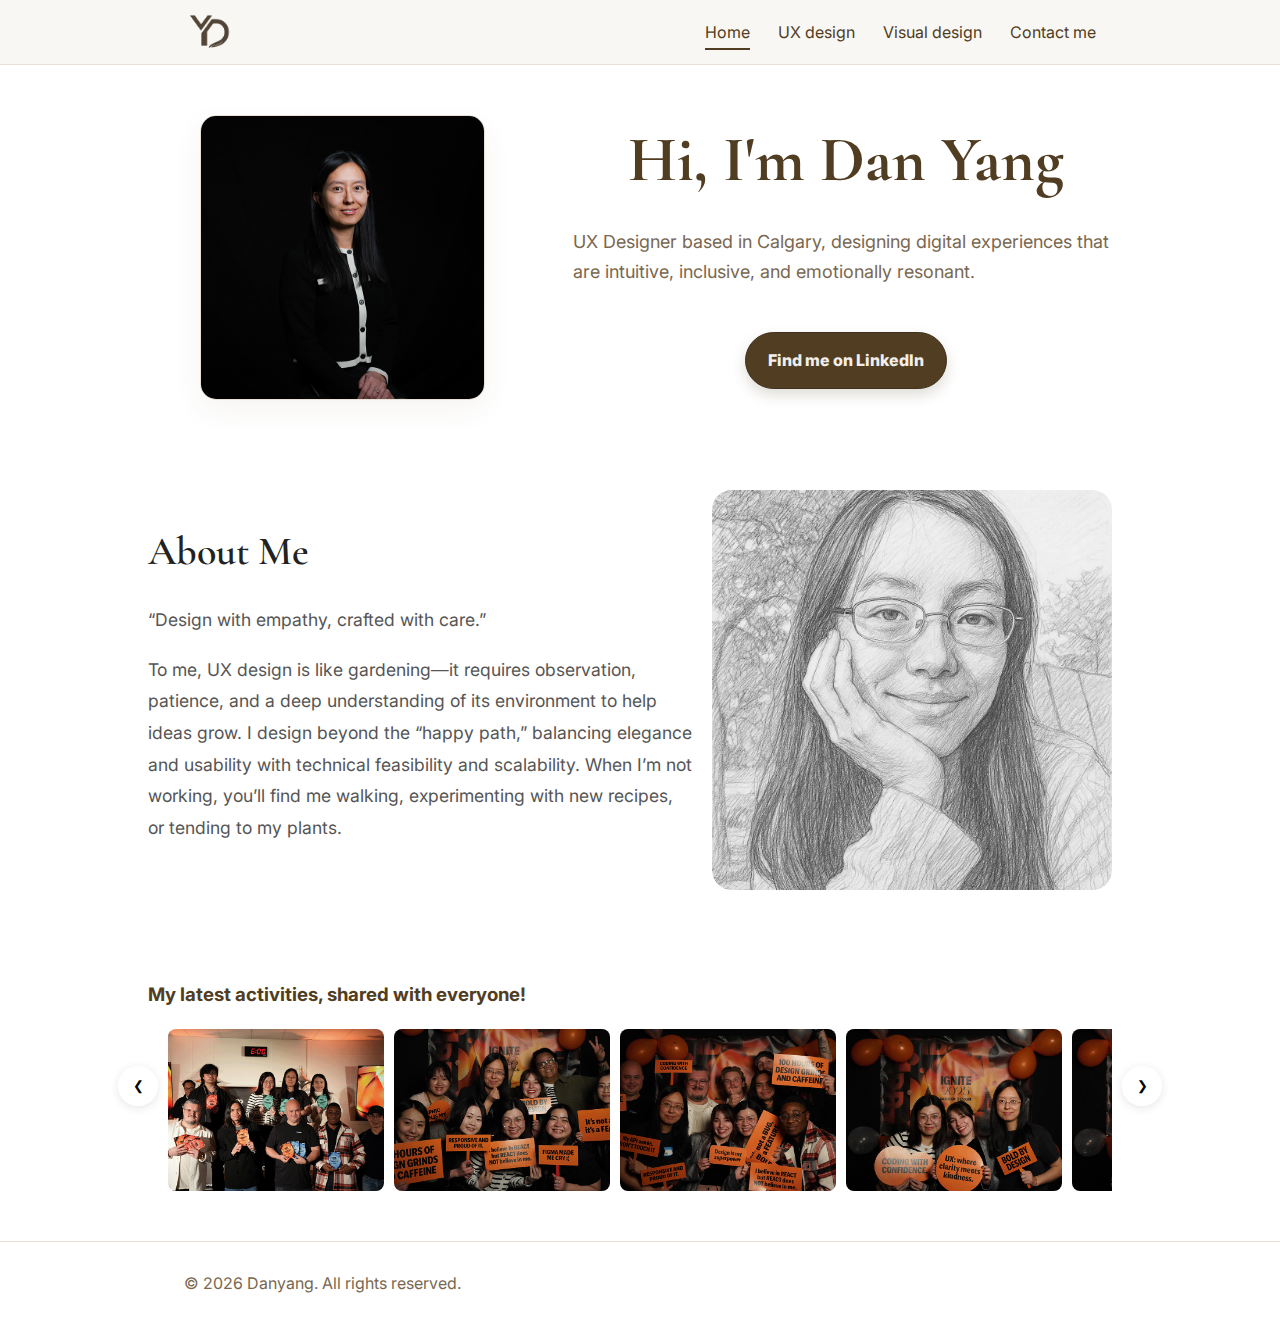
<file: index.html>
<!doctype html><html lang="en"><head>
    <meta charset="utf-8"><meta name="viewport" content="width=device-width,initial-scale=1">
    <title>Dan Yang — UX Portfolio</title>
    <link rel="preconnect" href="https://fonts.googleapis.com">
    <link rel="preconnect" href="https://fonts.gstatic.com" crossorigin>
    <link href="https://fonts.googleapis.com/css2?family=Cormorant+Garamond:wght@400;600;700&family=Inter:wght@300;400;500;600;700&display=swap" rel="stylesheet">
    <link rel="stylesheet" href="mystyle.css">
    </head><body>
    <header class="site-header">
      <div class="container nav">
        <a class="brand" href="index.html"><img class="logo" src="images/mylogo.png" alt="Danyang logo"></a>
        <button class="menu-toggle" aria-expanded="false" aria-label="Toggle menu"><span class="menu-icon"></span></button>
        <nav class="nav-links" id="navLinks">
          <a class="nav-link" href="index.html">Home</a>
          <a class="nav-link" href="ux.html">UX design</a>
          <a class="nav-link" href="visual.html">Visual design</a>
          <a class="nav-link" href="contact.html">Contact me</a>
        </nav>
      </div>
    </header>
    
    <main>
      <section class="container hero" aria-labelledby="hero-title">
        <figure class="hero-card"><img class="hero-portrait" src="images/my profile.png" alt="dan‘s profile photo "></figure>
        <div class="hero-text">
          <h1 id="hero-title" class="hero-title">Hi, I'm Dan&nbsp;Yang</h1>
          <p class="hero-desc"> UX Designer based in Calgary, designing digital experiences that are intuitive, inclusive, and emotionally resonant.</p>
          <div class="hero-cta"><a class="btn" href="https://www.linkedin.com" target="_blank" rel="noopener">Find me on LinkedIn</a></div>
        </div>
      </section>
      <section id="about-me" class="about-section">
  
        <div class="about-header">
          <div class="intro-text">
          <h2 class="section-title">About Me</h2>
          <p>“Design with empathy, crafted with care.”</p>
          <p>To me, UX design is like gardening—it requires observation, patience, and a deep understanding of its environment to help ideas grow. I design beyond the “happy path,” balancing elegance and usability with technical feasibility and scalability. 
When I’m not working, you’ll find me walking, experimenting with new recipes, or tending to my plants.
          </p>
        </div>
        <div class="intro-image">
          <img src="images/picsketch.jpg" alt="dan‘s photo sketch">
        </div>  
        </div>
        <div class="gallery-wrapper">
          <h3>My latest activities, shared with everyone!</h3>
          <button class="nav-btn prev" onclick="scrollGallery(-1)">&#10094;</button>
          <div class="photo-grid" id="photoGrid">
            <div class="photo-item"><img src="images/about me 1.png" alt="event photo with my classmates"></div>
            <div class="photo-item"><img src="images/about me 2.png" alt="event photo with my classmates"></div>
            <div class="photo-item"><img src="images/about me 3.png" alt="event photo with my classmates"></div>
            <div class="photo-item"><img src="images/about me 4.png" alt="event photo with my classmates"></div>
            <div class="photo-item"><img src="images/about me 5.png" alt="event photo with my classmates"></div>
            <div class="photo-item"><img src="images/about me 6.png" alt="event photo with my classmates"></div>
            <div class="photo-item"><img src="images/about me 7.png" alt="event photo with my classmates"></div>
            <div class="photo-item"><img src="images/about me 8.png" alt="event photo with my classmates"></div>
          </div>
          <button class="nav-btn next" onclick="scrollGallery(1)">&#10095;</button>
        </div>
        </div>
      </section>

    </main>
    
    <footer class="site-footer"><div class="container">© <span id="year"></span> Danyang. All rights reserved.</div></footer>
    <script src="script.js"></script>
    </body></html>
</file>
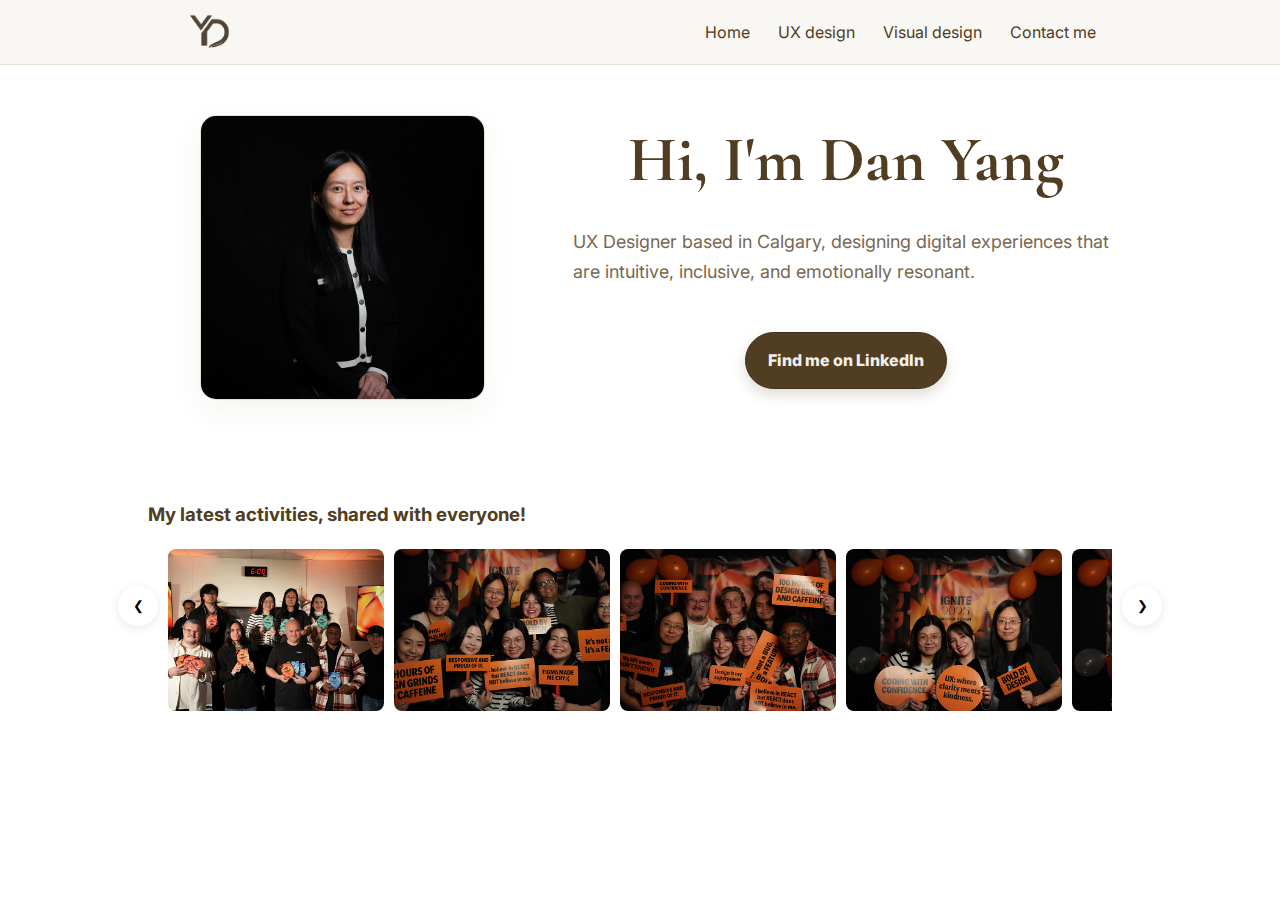
<file: about me.html>
<!doctype html><html lang="en"><head>
    <meta charset="utf-8"><meta name="viewport" content="width=device-width,initial-scale=1">
    <title>Dan Yang — Portfolio</title>
    <link rel="preconnect" href="https://fonts.googleapis.com">
    <link rel="preconnect" href="https://fonts.gstatic.com" crossorigin>
    <link href="https://fonts.googleapis.com/css2?family=Cormorant+Garamond:wght@400;600;700&family=Inter:wght@300;400;500;600;700&display=swap" rel="stylesheet">
    <link rel="stylesheet" href="mystyle.css">
    </head><body>
    <header class="site-header">
      <div class="container nav">
        <a class="brand" href="index.html"><img class="logo" src="images/mylogo.png" alt="Danyang logo"></a>
        <button class="menu-toggle" aria-expanded="false" aria-label="Toggle menu"><span class="menu-icon"></span></button>
        <nav class="nav-links" id="navLinks">
          <a class="nav-link" href="index.html">Home</a>
          <a class="nav-link" href="ux.html">UX design</a>
          <a class="nav-link" href="visual.html">Visual design</a>
          <a class="nav-link" href="contact.html">Contact me</a>
        </nav>
      </div>
    </header>
    <main>
        <section class="container hero" aria-labelledby="hero-title">
          <figure class="hero-card"><img class="hero-portrait" src="images/my profile.png" alt="dan‘s profile photo "></figure>
          <div class="hero-text">
            <h1 id="hero-title" class="hero-title">Hi, I'm Dan&nbsp;Yang</h1>
            <p class="hero-desc"> UX Designer based in Calgary, designing digital experiences that are intuitive, inclusive, and emotionally resonant.</p>
            <div class="hero-cta"><a class="btn" href="https://www.linkedin.com" target="_blank" rel="noopener">Find me on LinkedIn</a></div>
          </div>
        </section>
        <div class="gallery-wrapper">
        <h3>My latest activities, shared with everyone!</h3>
          <button class="nav-btn prev" onclick="scrollGallery(-1)">&#10094;</button>
          <div class="photo-grid" id="photoGrid">
            <div class="photo-item"><img src="images/about me 1.png" alt="event photo with my classmates"></div>
            <div class="photo-item"><img src="images/about me 2.png" alt="event photo with my classmates"></div>
            <div class="photo-item"><img src="images/about me 3.png" alt="event photo with my classmates"></div>
            <div class="photo-item"><img src="images/about me 4.png" alt="event photo with my classmates"></div>
            <div class="photo-item"><img src="images/about me 5.png" alt="event photo with my classmates"></div>
            <div class="photo-item"><img src="images/about me 6.png" alt="event photo with my classmates"></div>
            <div class="photo-item"><img src="images/about me 7.png" alt="event photo with my classmates"></div>
            <div class="photo-item"><img src="images/about me 8.png" alt="event photo with my classmates"></div>
          </div>
          <button class="nav-btn next" onclick="scrollGallery(1)">&#10095;</button>
        </div>
</file>
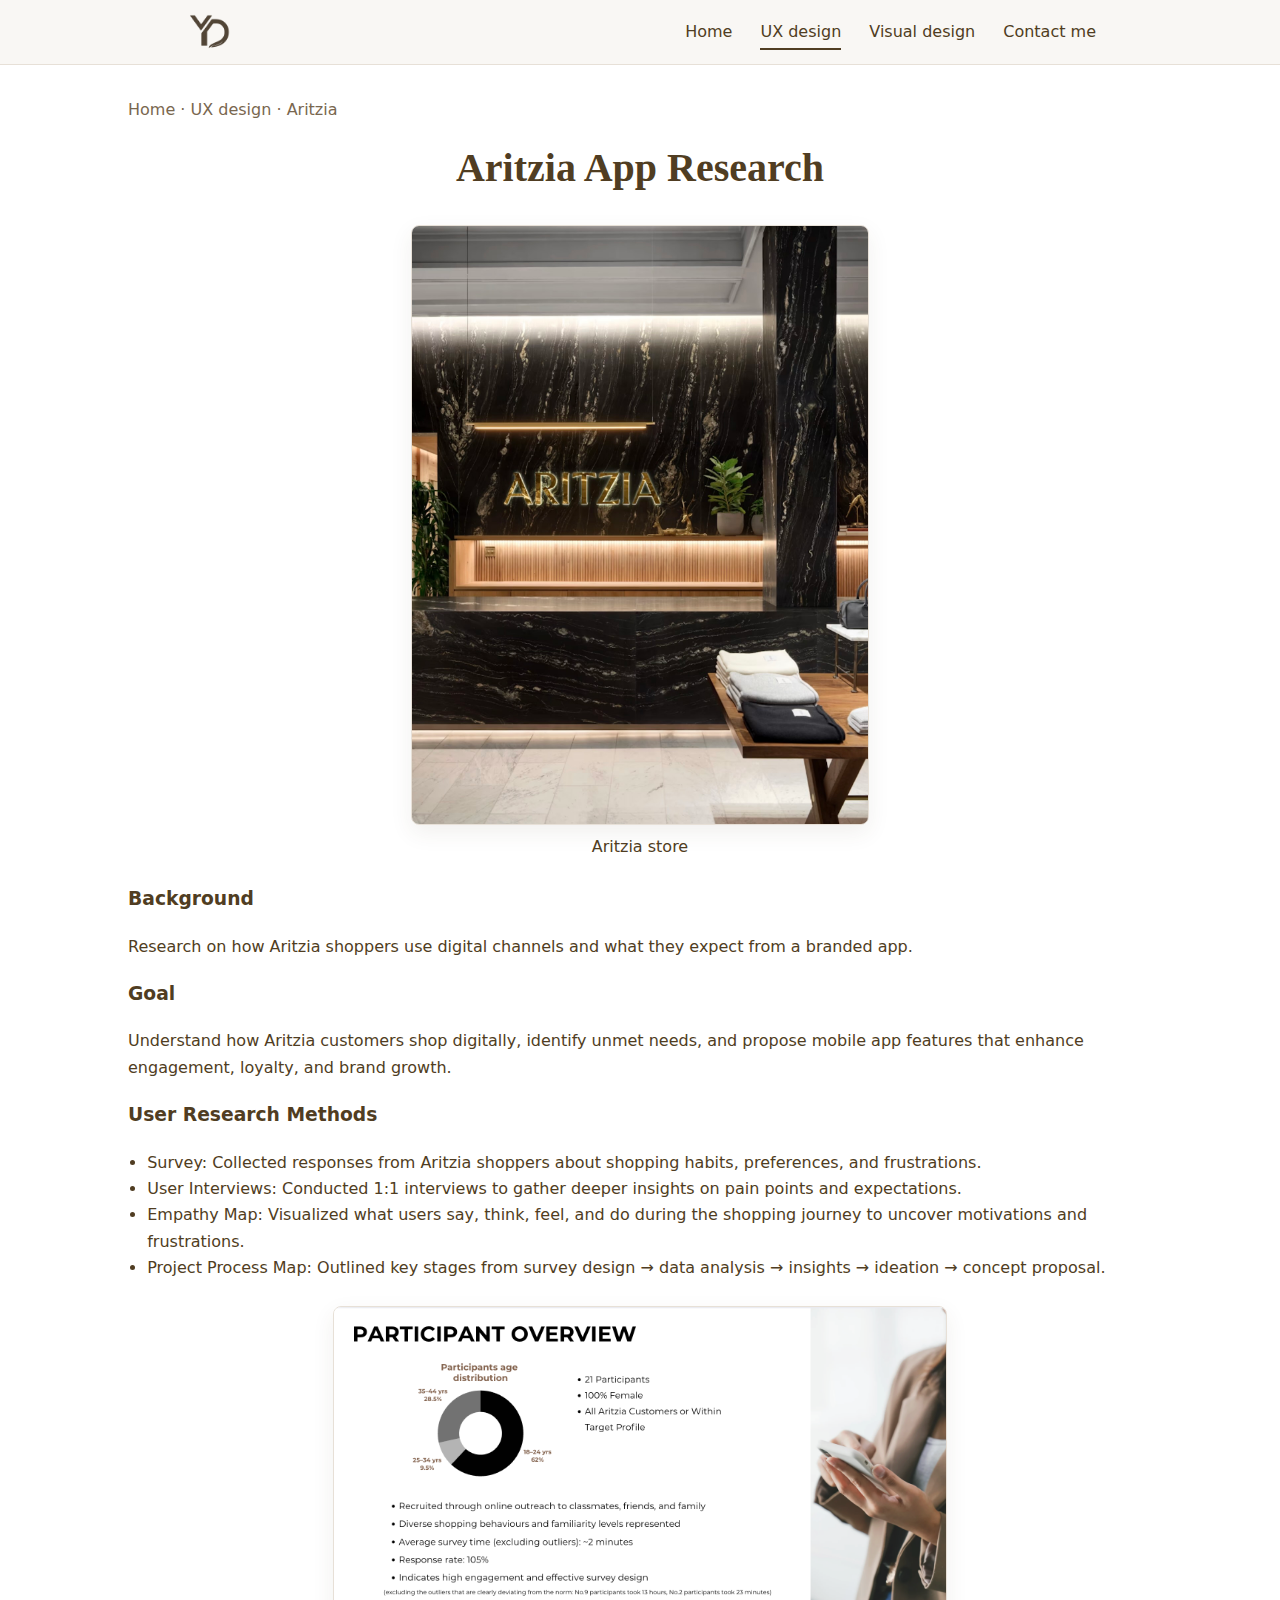
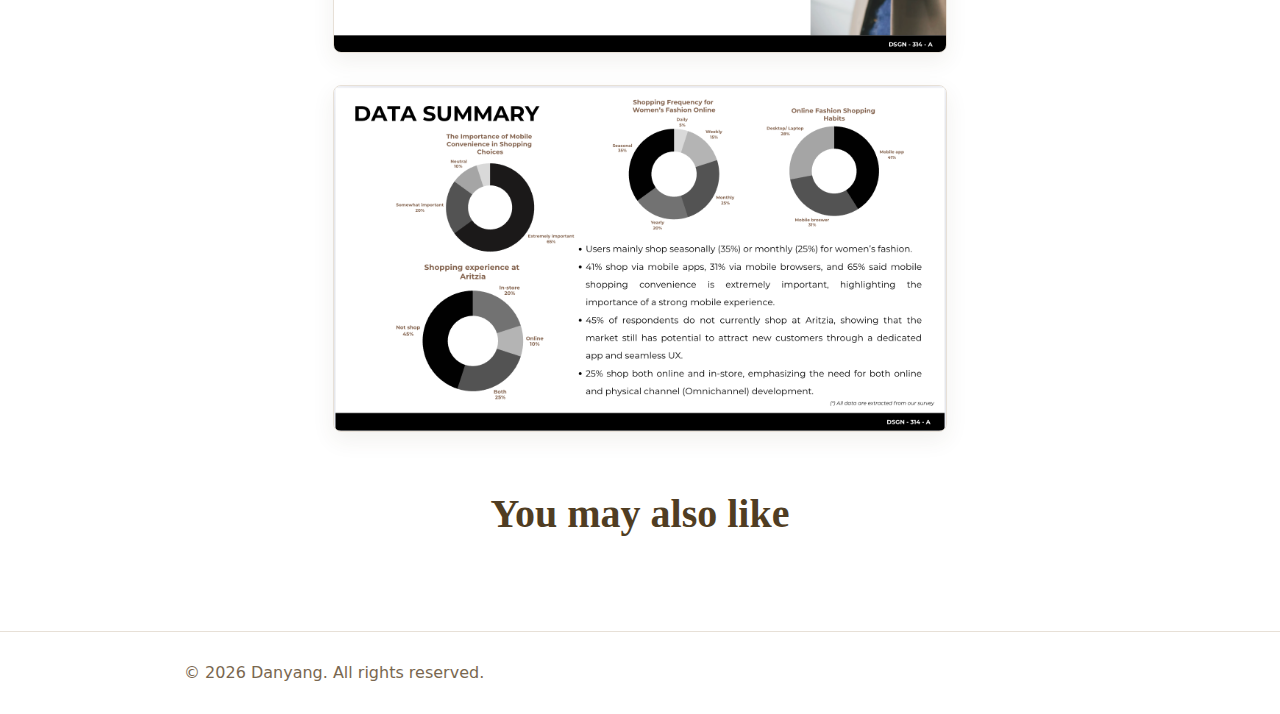
<file: aritzia.html>
<!doctype html>
<html lang="en">
<head>
  <meta charset="utf-8" />
  <meta name="viewport" content="width=device-width, initial-scale=1" />
  <title>Aritzia App — Case Study</title>

  <link rel="stylesheet" href="mystyle.css" />
</head>
<body>
  <!-- Header / Nav -->
  <header class="site-header">
    <div class="container nav">
      <a class="brand" href="index.html" aria-label="Homepage">
        <img class="logo" src="images/mylogo.png" alt="Danyang logo" />
      </a>

      <button class="menu-toggle" aria-expanded="false" aria-label="Toggle menu">
        <span class="menu-icon"></span>
      </button>

      <nav class="nav-links" id="navLinks">
        <a class="nav-link" href="index.html">Home</a>
        <a class="nav-link" href="ux.html" aria-current="page">UX design</a>
        <a class="nav-link" href="visual.html">Visual design</a>
        <a class="nav-link" href="contact.html">Contact me</a>
      </nav>
    </div>
  </header>

  <!-- Main content -->
  <main class="detail-section">
    <nav class="crumbs" aria-label="Breadcrumb">
      <a href="index.html">Home</a> · <a href="ux.html">UX design</a> · <span>Aritzia</span>
    </nav>

    <h1 class="section-title">Aritzia App Research</h1>

    <figure>
      <!-- If your file name has spaces, prefer renaming to aritzia-1.png; or escape as aritzia%201.png -->
      <img src="images/aritzia 1.jpg" alt="Aritzia store image" />
      <figcaption class="visually-hidden">Aritzia store</figcaption>
    </figure>

    <section class="text-block">
      <h3>Background</h3>
      <p>Research on how Aritzia shoppers use digital channels and what they expect from a branded app.</p>

      <h3>Goal</h3>
      <p>Understand how Aritzia customers shop digitally, identify unmet needs, and propose mobile app features that enhance engagement, loyalty, and brand growth.</p>

      <h3>User Research Methods</h3>
      <ul class="bullets">
        <li>Survey: Collected responses from Aritzia shoppers about shopping habits, preferences, and frustrations.</li>
        <li>User Interviews: Conducted 1:1 interviews to gather deeper insights on pain points and expectations.</li>
        <li>Empathy Map: Visualized what users say, think, feel, and do during the shopping journey to uncover motivations and frustrations.</li>
        <li>Project Process Map: Outlined key stages from survey design → data analysis → insights → ideation → concept proposal.</li>
      </ul>
    </section>

    <figure>
      <img src="images/aritzia 2.png" alt="Research and insights board" />
    </figure>

    <figure>
      <img src="images/aritzia 3.png" alt="Future vision concept screens" />
    </figure>

    <section class="section">
        <h2 class="section-title">You may also like</h2>
        <div class="grid" id="youMayLikeGrid"></div>
      </section>

  </main>

  <footer class="site-footer">
    <div class="container">© <span id="year"></span> Danyang. All rights reserved.</div>
  </footer>

  <script src="script.js"></script>
</body>
</html>
</file>
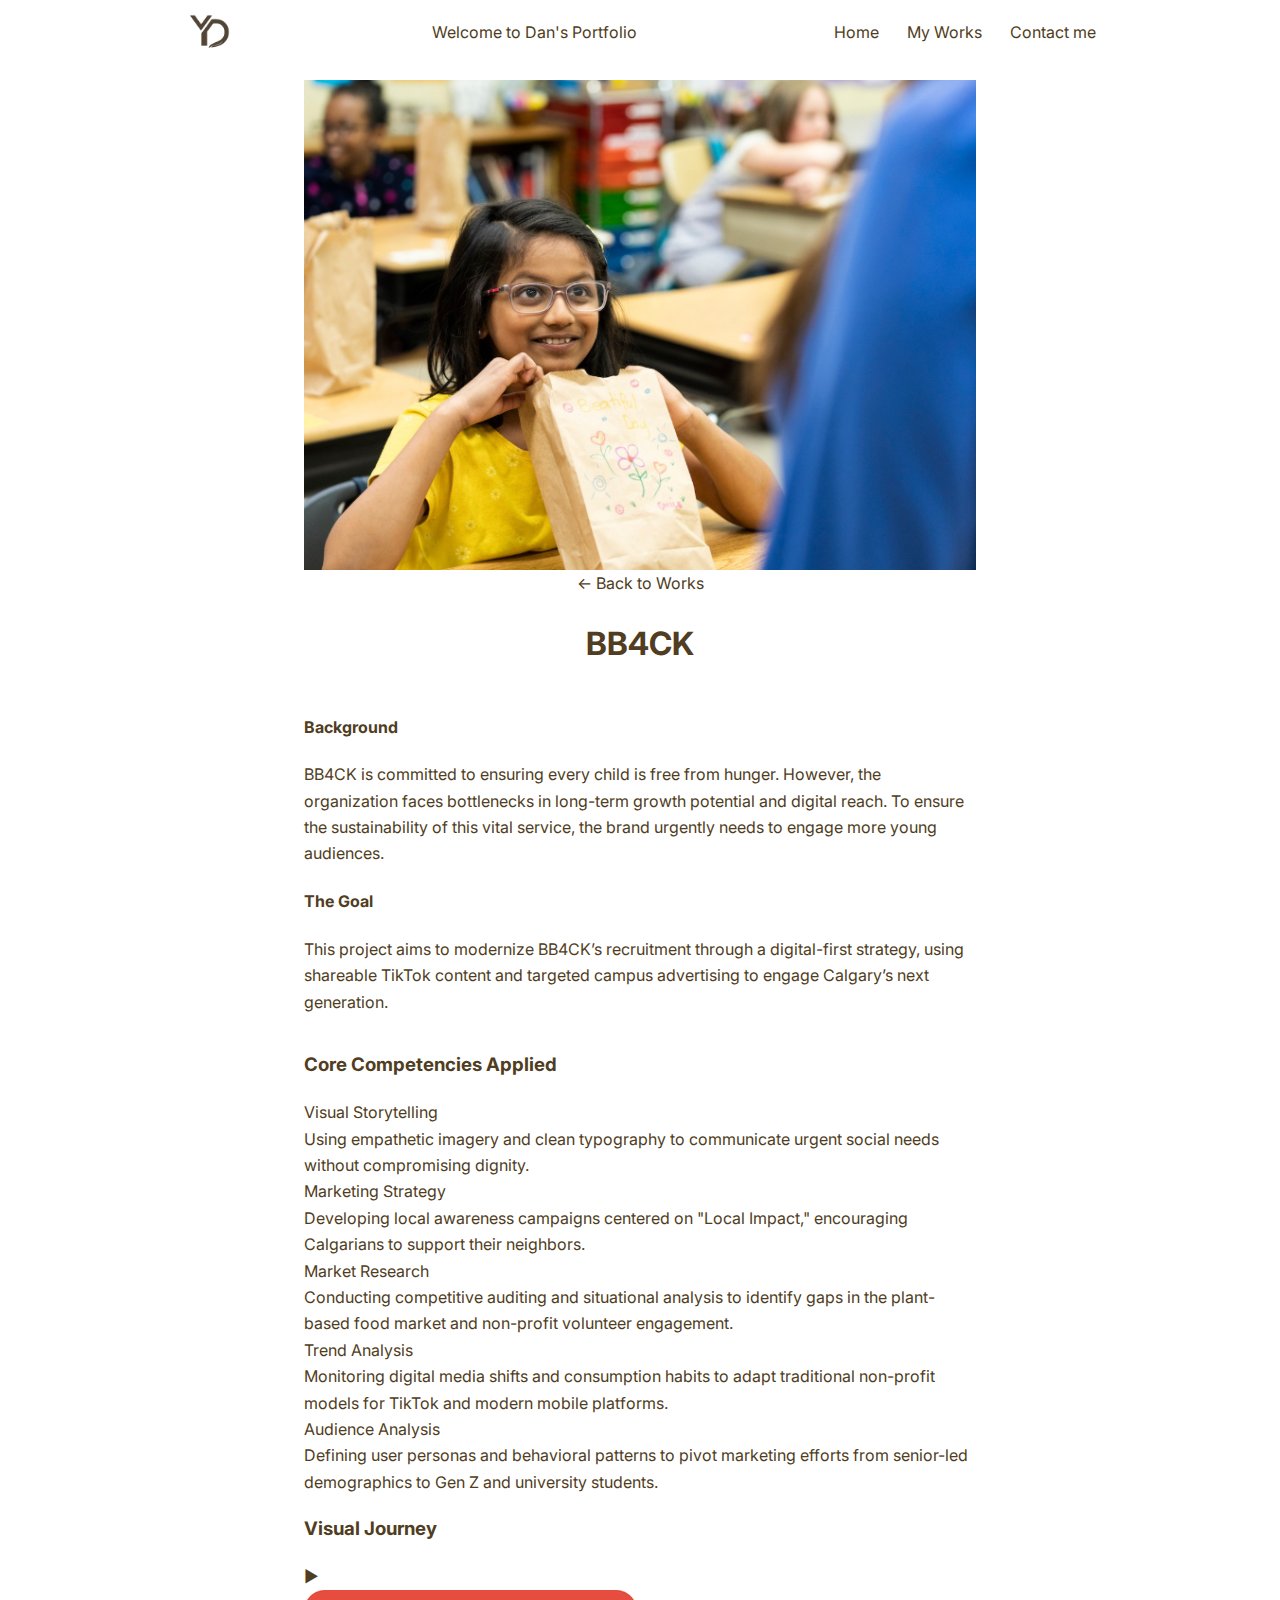
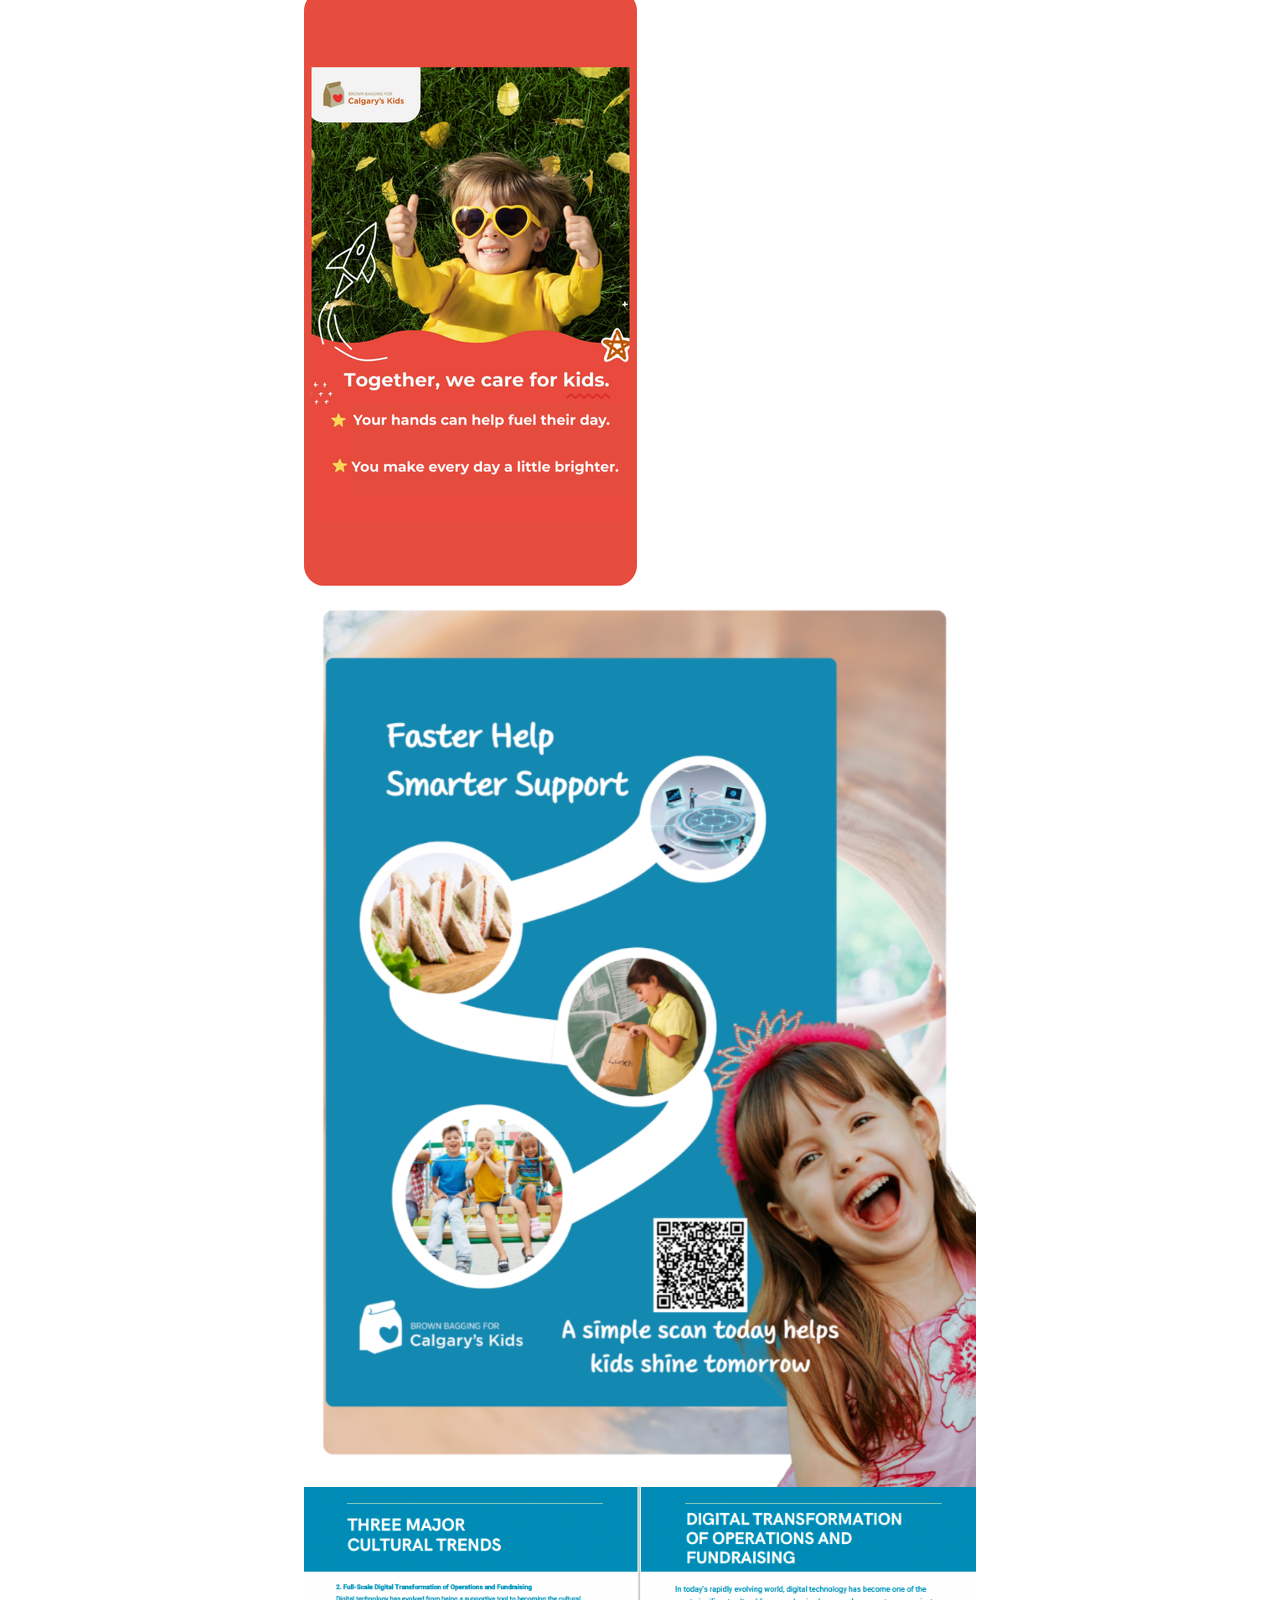
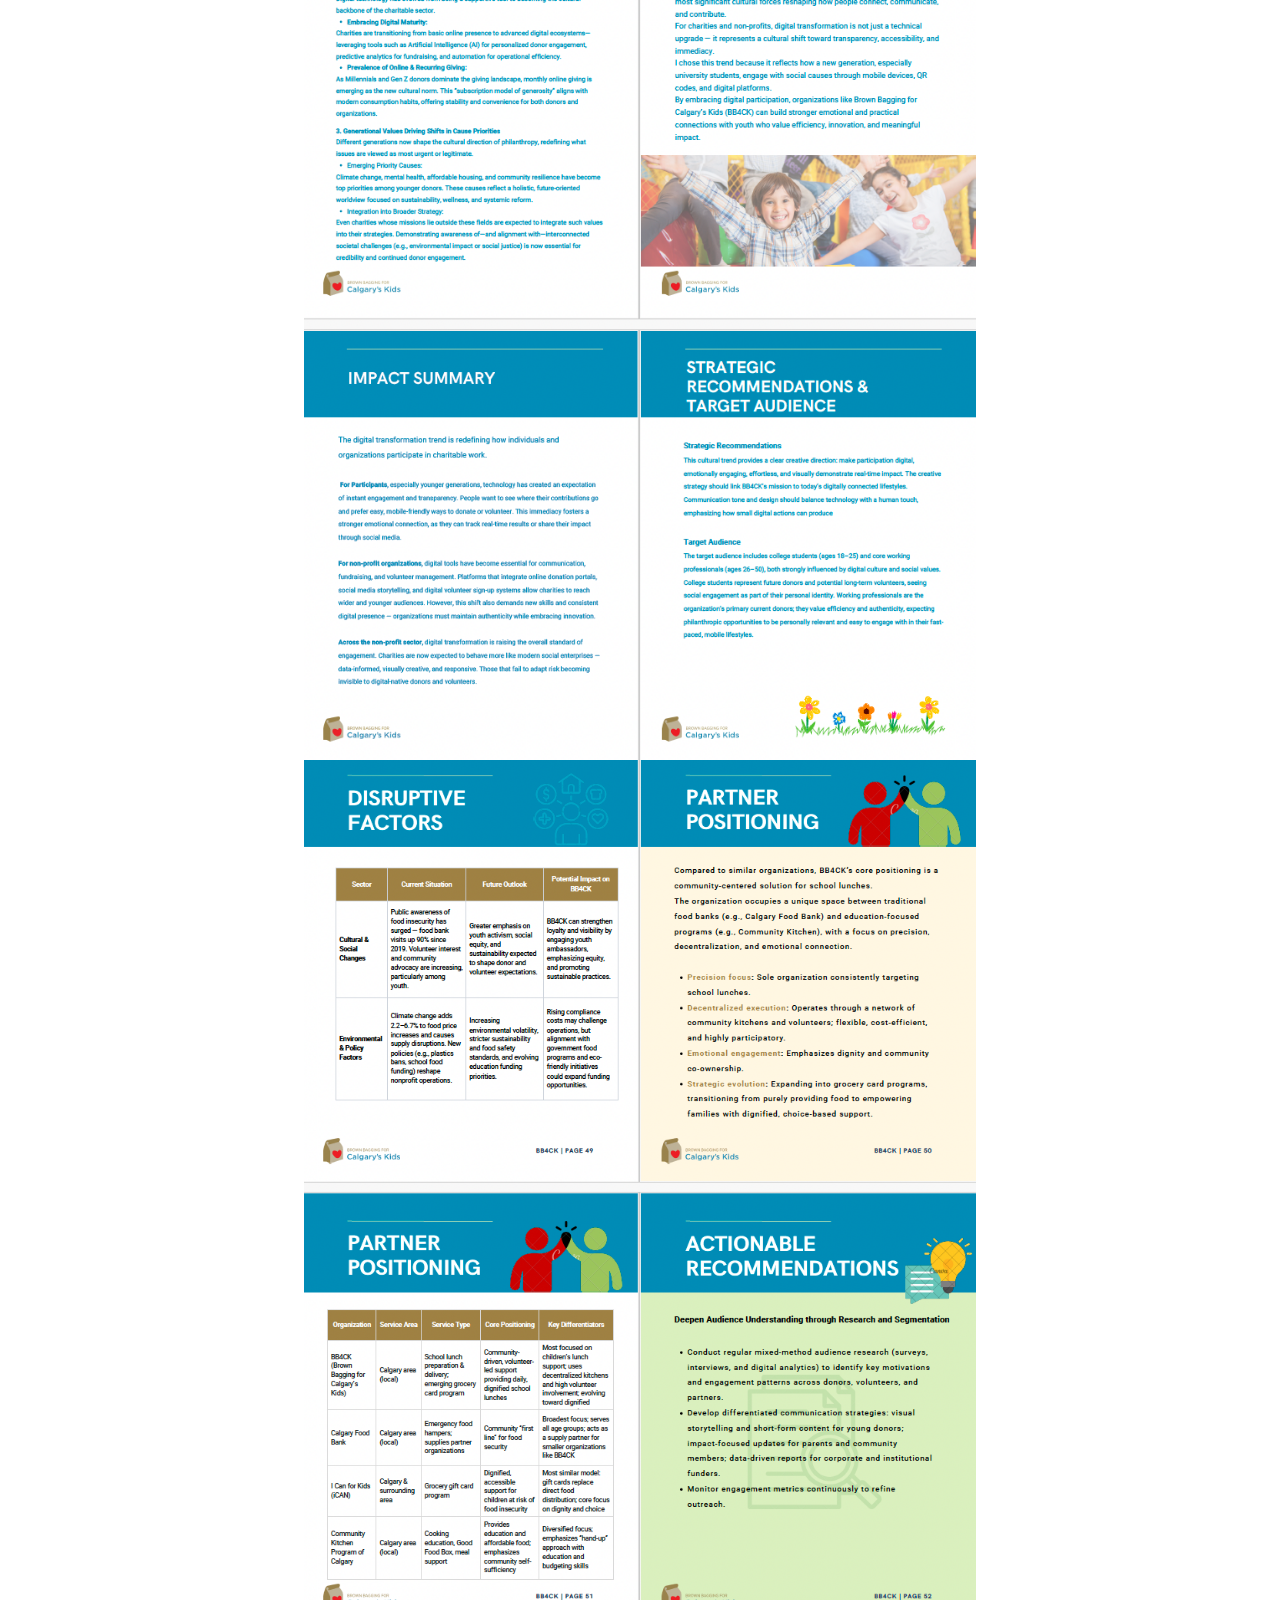
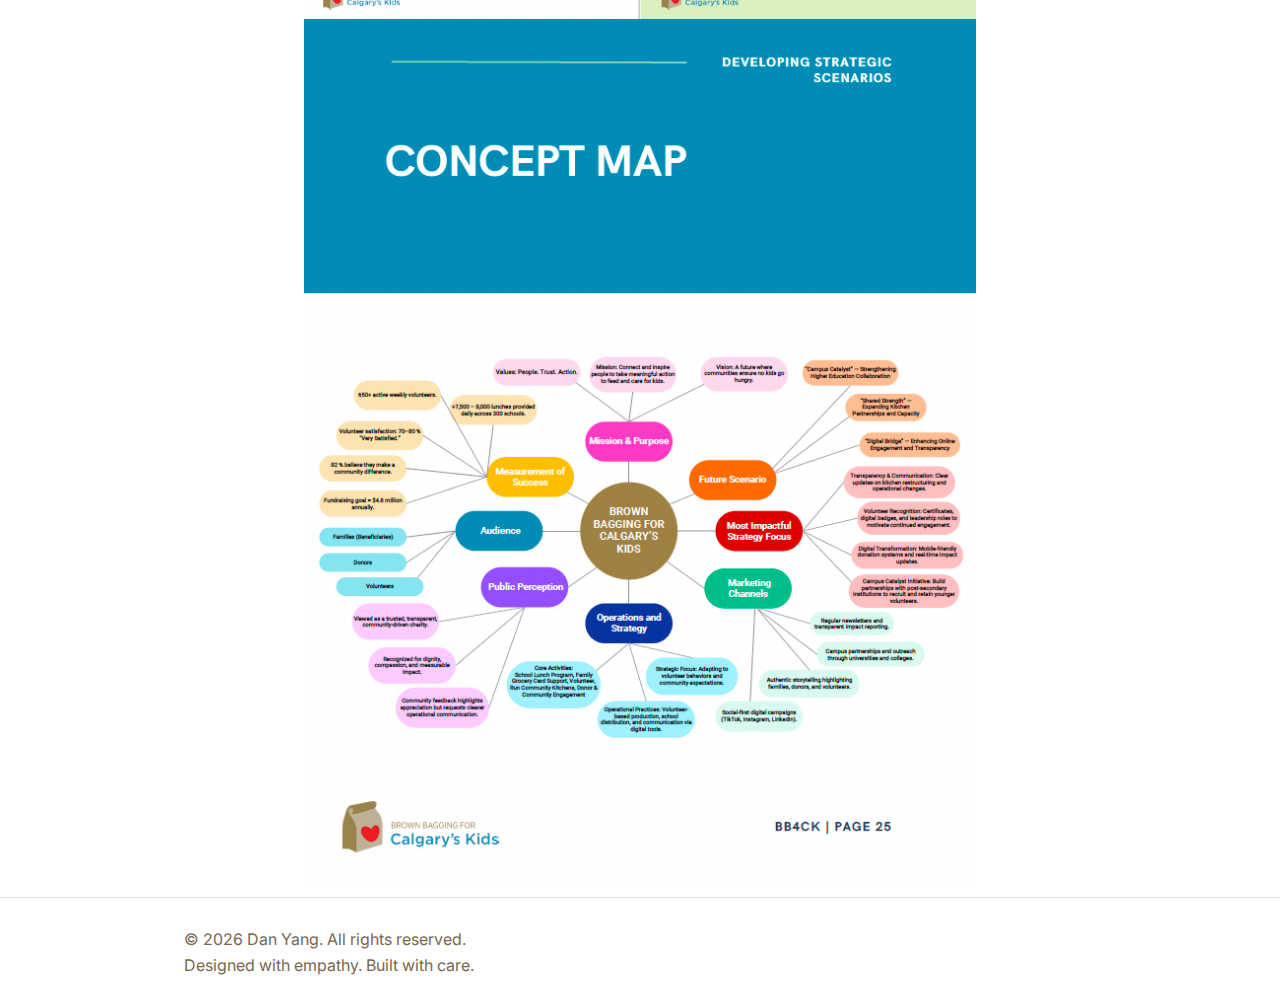
<file: bb4ck.html>
<!doctype html><html lang="en"><head>
  <!-- Google tag (gtag.js) -->
<script async src="https://www.googletagmanager.com/gtag/js?id=G-E94D1BX8N6"></script>
<script>
  window.dataLayer = window.dataLayer || [];
  function gtag(){dataLayer.push(arguments);}
  gtag('js', new Date());

  gtag('config', 'G-E94D1BX8N6');
</script>
    <meta charset="utf-8"><meta name="viewport" content="width=device-width,initial-scale=1">
    <title>Dan Yang — UX Portfolio</title>
    <link rel="preconnect" href="https://fonts.googleapis.com">
    <link rel="preconnect" href="https://fonts.gstatic.com" crossorigin>
    <link href="https://fonts.googleapis.com/css2?family=Cormorant+Garamond:wght@400;600;700&family=Inter:wght@300;400;500;600;700&display=swap" rel="stylesheet">
    <link rel="stylesheet" href="mystyle.css">
    <body>
      <header>
        <div class="container nav">
          <a class="brand" href="index.html"><img class="logo" src="images/mylogo.png" alt="Danyang logo"></a>
          <button class="menu-toggle" aria-expanded="false" aria-label="Toggle menu"><span class="menu-icon"></span></button>
          <p>Welcome to Dan's Portfolio </p>
          <nav class="nav-links" id="navLinks">
            <a class="nav-link" href="index.html">Home</a>
            <a class="nav-link" href="my works.html">My Works</a>
            <a class="nav-link" href="contact.html">Contact me</a>
          </nav>
        </div>
      </header>
    
    <main class="container section">
        <section class="project-hero">
            <div class="container hero-grid">
              <div class="hero-image">
                <img src="images/bb4ck0.png" alt="Project Cover">
              </div>
              <div class="hero-text">
                <nav class="breadcrumb"><a href="my works.html">← Back to Works</a></nav>
                <h1 class="project-title">BB4CK</h1>
                <div class="project-meta">
                  <div class="meta-item">
                    <h4>Background</h4>
                    <p>BB4CK is committed to ensuring every child is free from hunger.
                        However, the organization faces bottlenecks in long-term growth potential and digital reach.
                        To ensure the sustainability of this vital service,
                        the brand urgently needs to engage more young audiences.</p>
                  </div>
                  <div class="meta-item">
                    <h4>The Goal</h4>
                    <p>This project aims to modernize BB4CK’s recruitment through a digital-first strategy,
                         using shareable TikTok content and targeted campus advertising to engage Calgary’s next generation.</p>
                  </div>
            
                </div>
              </div>
            </div>
          </section>
          
          <section class="project-skills-detailed">
            <div class="container">
              <h3 class="section-label">Core Competencies Applied</h3>
              
              <div class="skills-list-container">
    
                <div class="skill-row">
                    <div class="skill-name">Visual Storytelling</div>
                    <div class="skill-desc">Using empathetic imagery and clean typography to communicate urgent social needs without compromising dignity.</div>
                  </div>
                
                  <div class="skill-row">
                    <div class="skill-name">Marketing Strategy</div>
                    <div class="skill-desc">Developing local awareness campaigns centered on "Local Impact," encouraging Calgarians to support their neighbors.</div>
                  </div>

                  <div class="skill-row">
                    <div class="skill-name">Market Research</div>
                    <div class="skill-desc">Conducting competitive auditing and situational analysis to identify gaps in the plant-based food market and non-profit volunteer engagement.</div>
                  </div>

                <div class="skill-row">
                    <div class="skill-name">Trend Analysis</div>
                    <div class="skill-desc">Monitoring digital media shifts and consumption habits to adapt traditional non-profit models for TikTok and modern mobile platforms.</div>
                  </div>
                
                  <div class="skill-row">
                    <div class="skill-name">Audience Analysis</div>
                    <div class="skill-desc">Defining user personas and behavioral patterns to pivot marketing efforts from senior-led demographics to Gen Z and university students.</div>
                  </div>
                </div>
                </div>
          
        
              </div>
            </div>
          </section>
          
          <section class="project-gallery">
            <div class="container">
              <h3 class="section-label">Visual Journey</h3>
              <div class="gallery-grid">
                <div>
                    <a href="https://drive.google.com/file/d/1fM6jWEisPJoB09pHR-0HAnbiDvw82SUL/view?usp=sharing" target="_blank" class="gallery-item video-item" data-label="Watch the TikTok Campaign">
                    <div class="video-overlay">
                        <span class="play-icon">▶</span>
                      </div>
                    <div class="gallery-item"><img src="images/bb4ck00.png" alt="BB4CK TikTok Campaign"></div>
                </a>
                  </div>
                <div class="gallery-item"><img src="images/bb4ck1.png" alt="Process 1"></div>
                <div class="gallery-item"><img src="images/bb4ck6.png" alt="Process 4"></div>
                <div class="gallery-item"><img src="images/bb4ck4.png" alt="Process 4"></div>
                <div class="gallery-item"><img src="images/bb4ck5.png" alt="Process 3"></div>
                </div>
            </div>
          </section>

      </main>
    
      <footer class="site-footer">
        <div class="container">
          <div class="footer-bottom">
            <div class="footer-copy">© 2026 Dan Yang. All rights reserved.</div>
            <div class="footer-tagline">Designed with empathy. Built with care.</div>
          </div>
        </div>
      </footer>
  
      <script src="script.js"></script>
      </body></html>
</file>
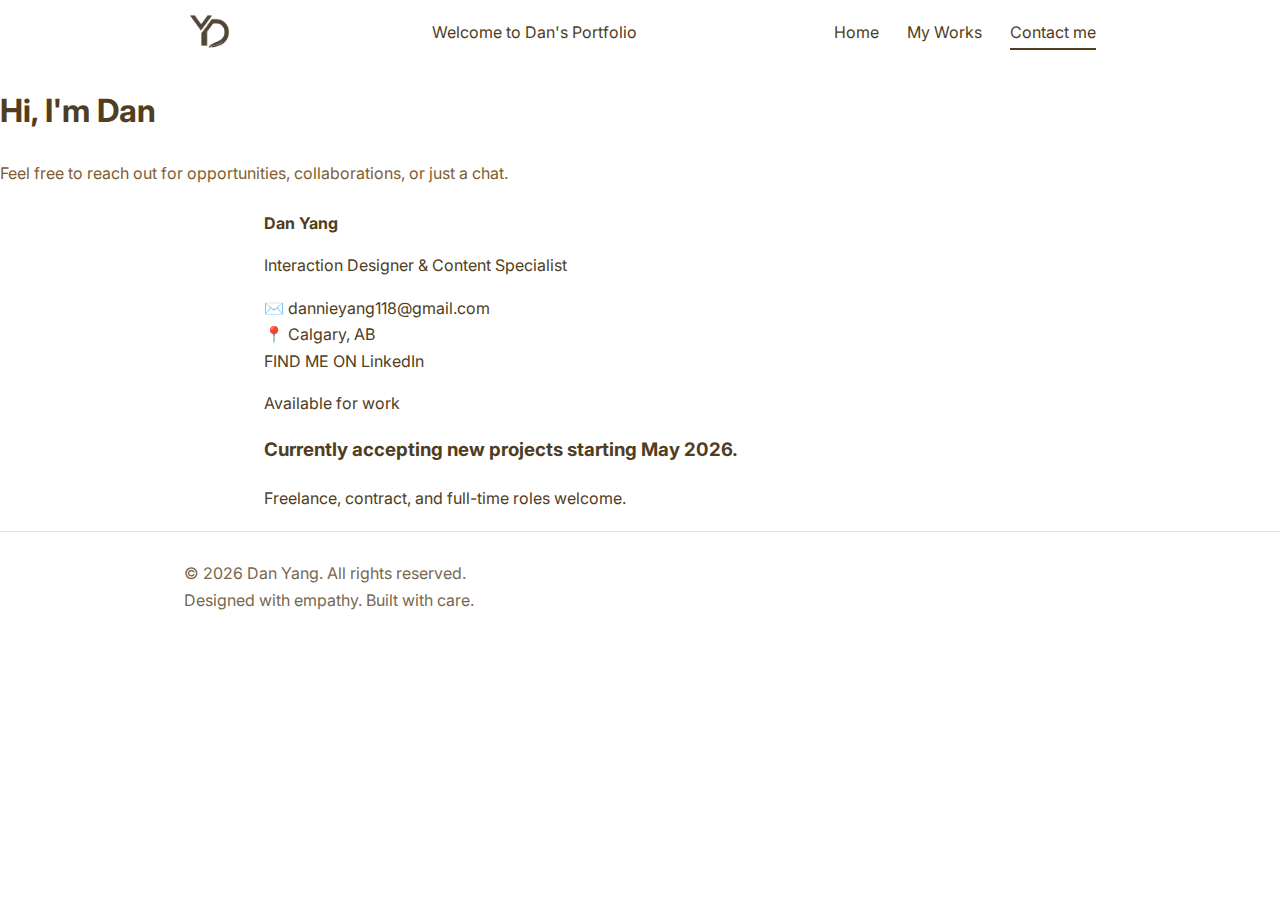
<file: contact.html>
<!doctype html>
<html lang="en">
<head>
  <!-- Google tag (gtag.js) -->
<script async src="https://www.googletagmanager.com/gtag/js?id=G-E94D1BX8N6"></script>
<script>
  window.dataLayer = window.dataLayer || [];
  function gtag(){dataLayer.push(arguments);}
  gtag('js', new Date());

  gtag('config', 'G-E94D1BX8N6');
</script>

  <meta charset="utf-8" />
  <meta name="viewport" content="width=device-width, initial-scale=1" />
  <title>Contact — Dan Yang</title>

  <link rel="preconnect" href="https://fonts.googleapis.com">
  <link rel="preconnect" href="https://fonts.gstatic.com" crossorigin>
  <link href="https://fonts.googleapis.com/css2?family=Cormorant+Garamond:wght@400;600;700&family=Inter:wght@300;400;500;600;700&display=swap" rel="stylesheet">

  <link rel="stylesheet" href="mystyle.css" />
</head>
<body> 
  
  <header>
  <div class="container nav">
    <a class="brand" href="index.html"><img class="logo" src="images/mylogo.png" alt="Danyang logo"></a>
    <button class="menu-toggle" aria-expanded="false" aria-label="Toggle menu"><span class="menu-icon"></span></button>
    <p>Welcome to Dan's Portfolio </p>
    <nav class="nav-links" id="navLinks">
      <a class="nav-link" href="index.html">Home</a>
      <a class="nav-link" href="my works.html">My Works</a>
      <a class="nav-link" href="contact.html">Contact me</a>
    </nav>
  </div>
</header>


  <main>

    <section class="contact-section" id="contact">
    <h1>Hi, I'm Dan</h1>
    <p class="lede">Feel free to reach out for opportunities, collaborations, or just a chat.</p>
      <div class="container contact-container">
        <div class="contact-left">
          <div class="footer-brand">
            <strong>Dan Yang</strong>
            <p>Interaction Designer & Content Specialist</p>
          </div>
          <div class="contact-methods">
            <a href="mailto:dannieyang118@gmail.com" class="contact-item">
              <span class="icon">✉️</span>
              <span class="text">dannieyang118@gmail.com</span>
            </a>
            <div class="contact-item">
              <span class="icon">📍</span>
              <span class="text">Calgary, AB</span>
            </div>
            <a href="https://www.linkedin.com/in/dan-yang-55544a2b9/" class="linkedin-btn" target="_blank">FIND ME ON LinkedIn</a>

          </div>

        </div>
    
        <div class="contact-right">
          <div class="status-card">
            <div class="status-indicator">
              <span class="pulse-dot"></span>
              <p>Available for work</p>
            </div>
            <h3 class="status-title">Currently accepting new projects starting May 2026.</h3>
            <p class="status-desc">Freelance, contract, and full-time roles welcome.</p>
    
      
          </div>
        </div>
      </div>
    </section>

  </main>

  <footer class="site-footer">
    <div class="container">
      <div class="footer-bottom">
        <div class="footer-copy">© 2026 Dan Yang. All rights reserved.</div>
        <div class="footer-tagline">Designed with empathy. Built with care.</div>
      </div>
    </div>
  </footer>

  <script src="script.js"></script>
  </body></html>
  

  <script src="script.js"></script>
  <script>
    /* 可选：把 mailto 收件人改成你的邮箱（与 script.js 的默认保持一致） */
    (function(){
      const orig = window.location.origin || '';
      // 如果你希望在 mailto 里固定你的邮箱地址，可在 script.js 里把地址改为你的：
      // 在 script.js 的 mailtoFallback 中用：mailto:dannieyang118@gmail.com
    })();
  </script>
</body>
</html>
</file>
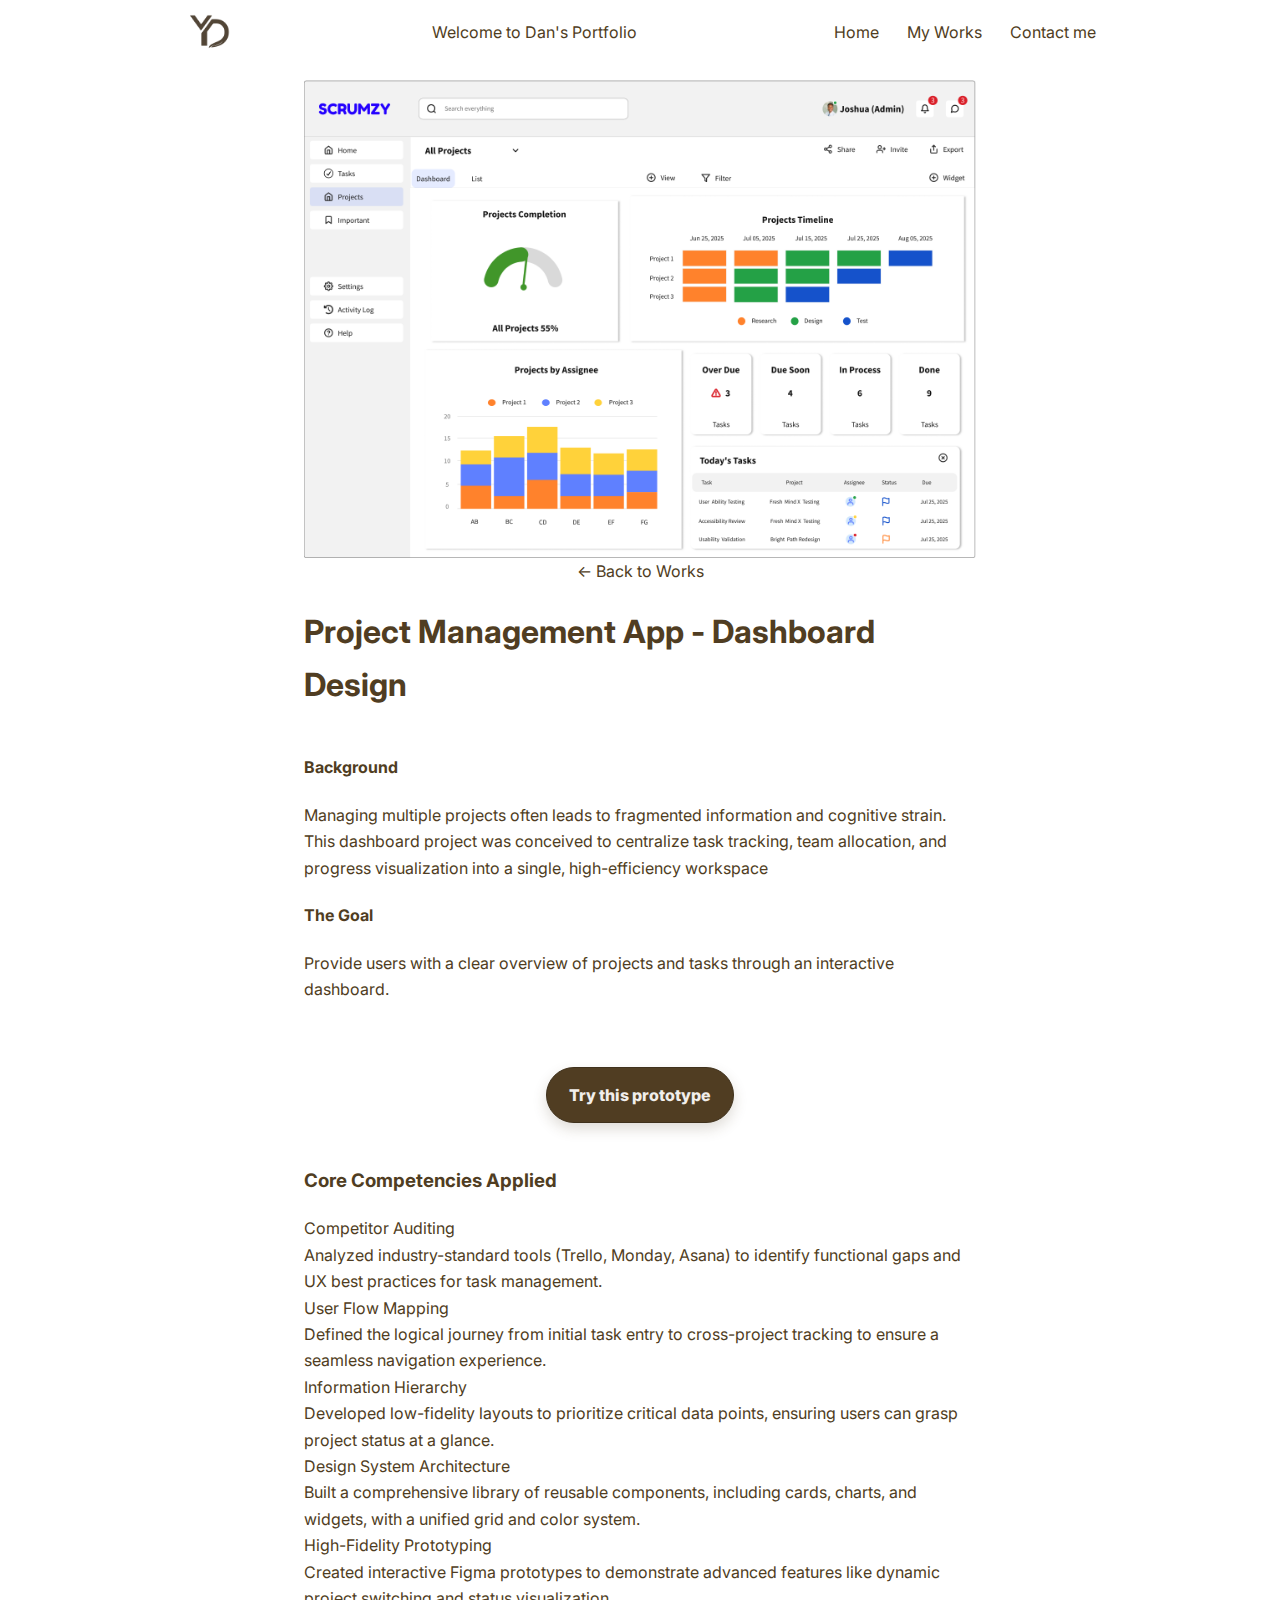
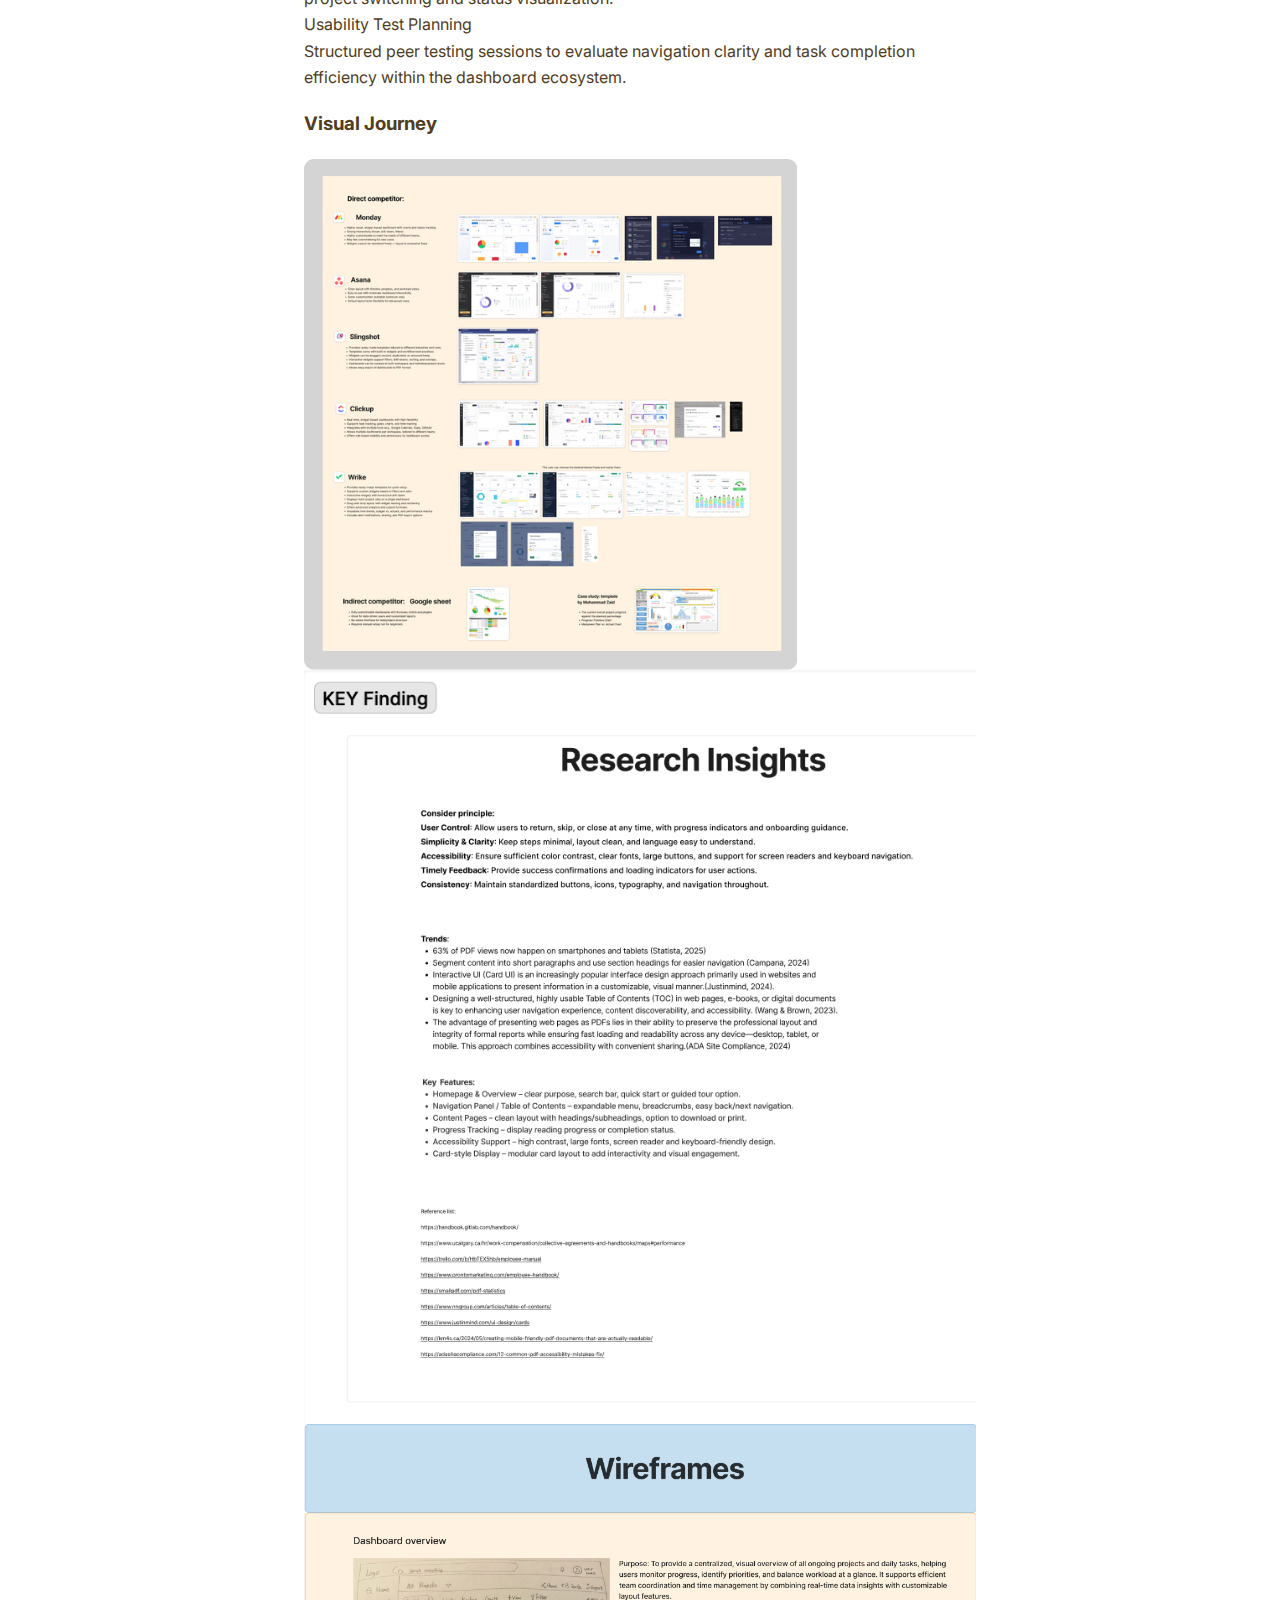
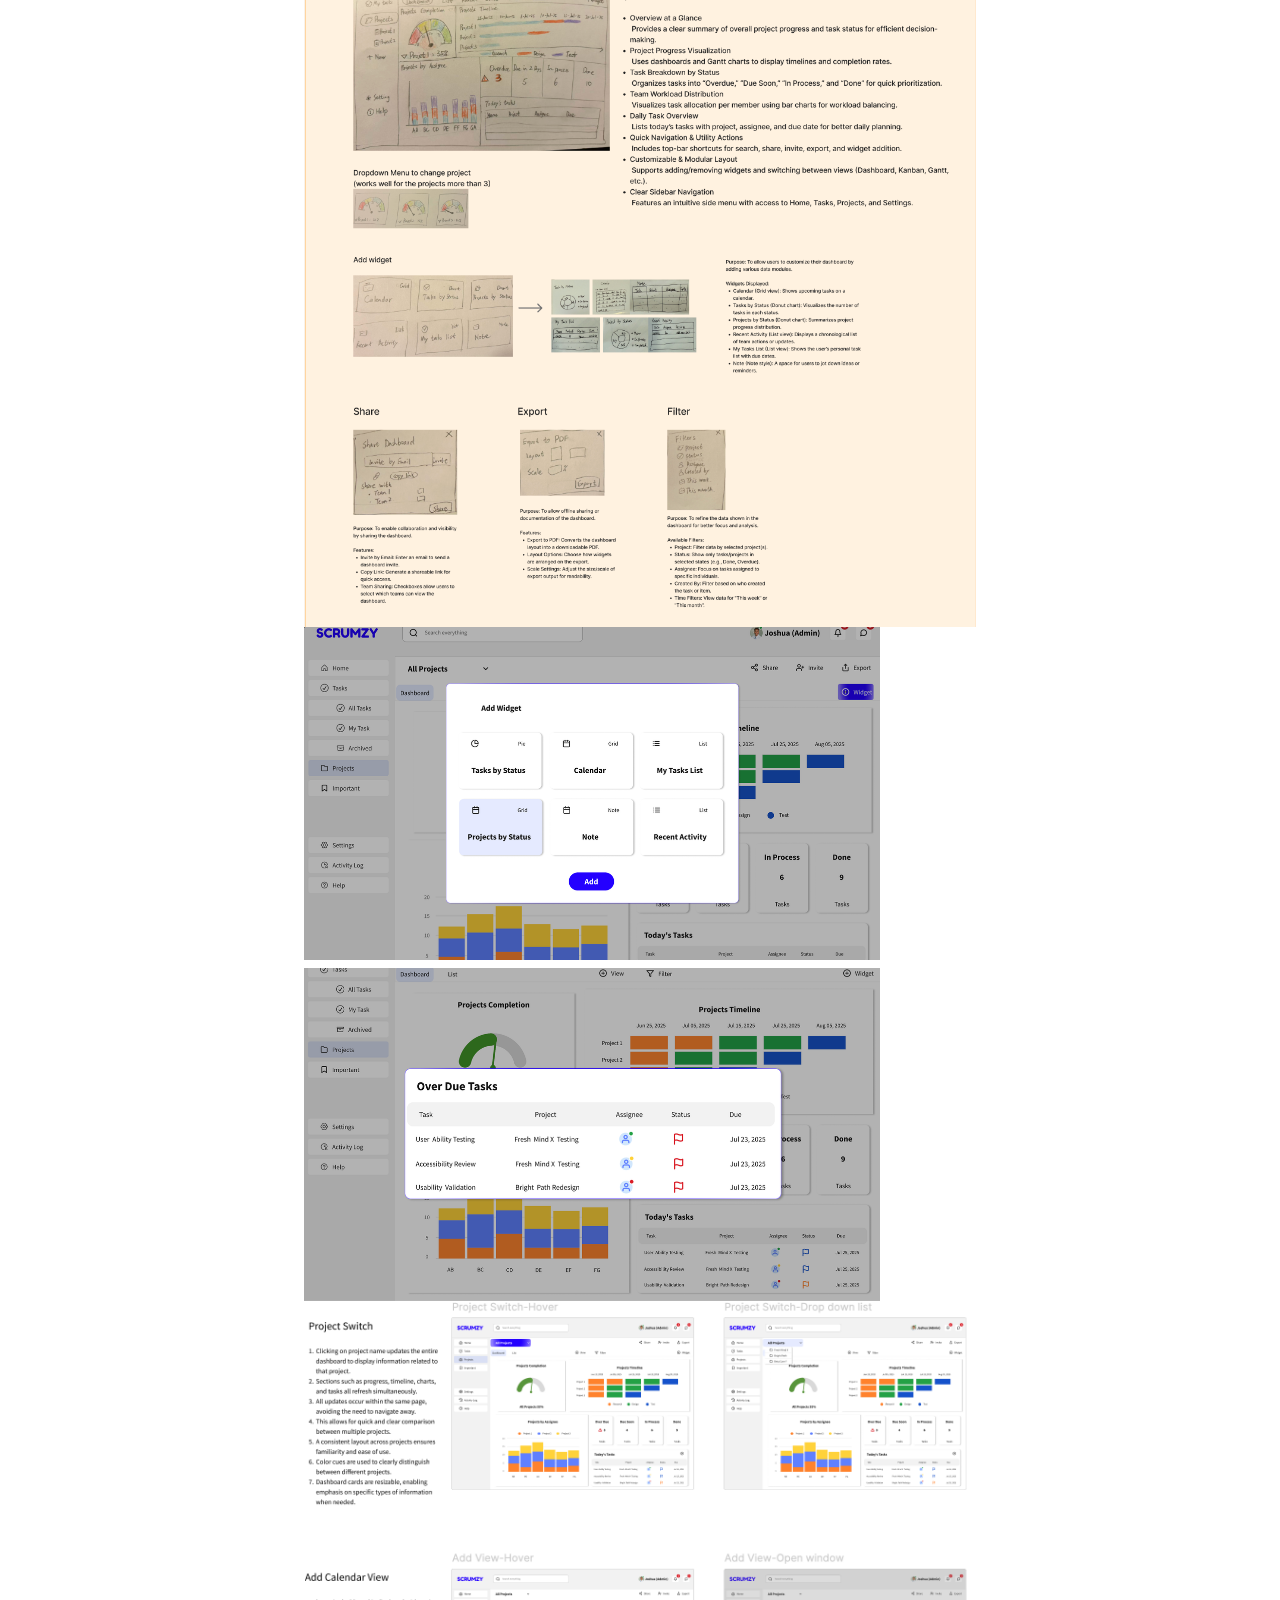
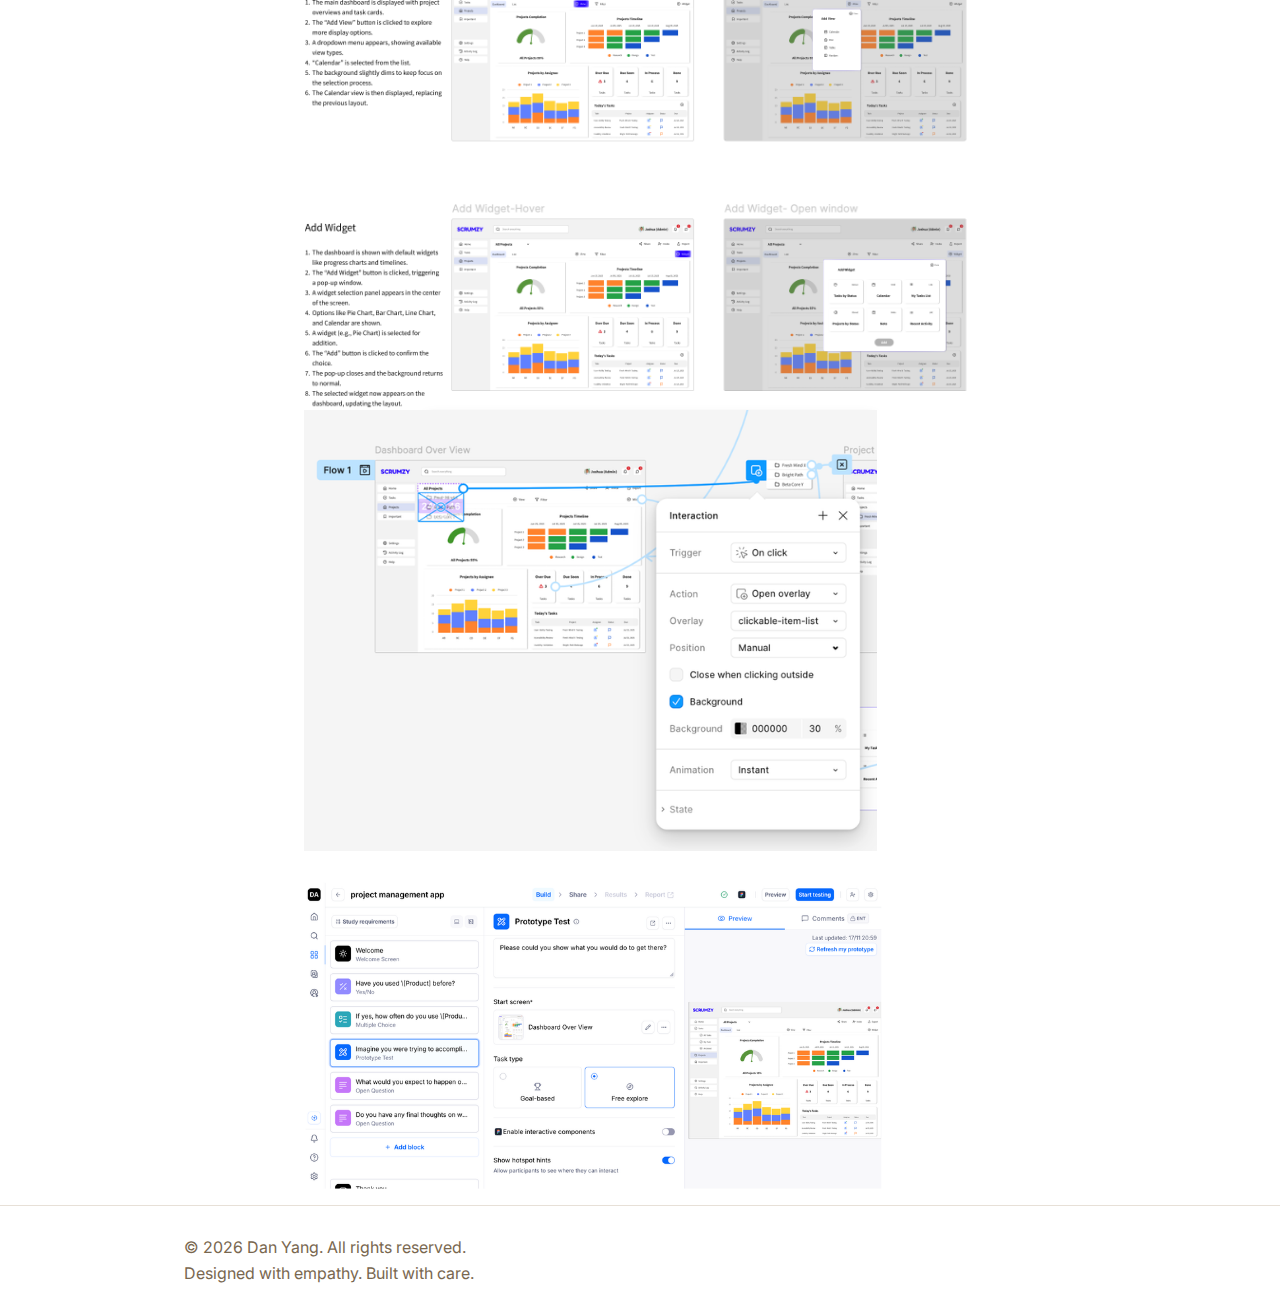
<file: dashboard.html>
<!doctype html><html lang="en"><head>
  <!-- Google tag (gtag.js) -->
<script async src="https://www.googletagmanager.com/gtag/js?id=G-E94D1BX8N6"></script>
<script>
  window.dataLayer = window.dataLayer || [];
  function gtag(){dataLayer.push(arguments);}
  gtag('js', new Date());

  gtag('config', 'G-E94D1BX8N6');
</script>
  <meta charset="utf-8"><meta name="viewport" content="width=device-width,initial-scale=1">
  <title>Dan Yang — Portfolio</title>
  <link rel="preconnect" href="https://fonts.googleapis.com">
  <link rel="preconnect" href="https://fonts.gstatic.com" crossorigin>
  <link href="https://fonts.googleapis.com/css2?family=Cormorant+Garamond:wght@400;600;700&family=Inter:wght@300;400;500;600;700&display=swap" rel="stylesheet">
  <link rel="stylesheet" href="mystyle.css">
  <body>
    <header>
      <div class="container nav">
        <a class="brand" href="index.html"><img class="logo" src="images/mylogo.png" alt="Danyang logo"></a>
        <button class="menu-toggle" aria-expanded="false" aria-label="Toggle menu"><span class="menu-icon"></span></button>
        <p>Welcome to Dan's Portfolio </p>
        <nav class="nav-links" id="navLinks">
          <a class="nav-link" href="index.html">Home</a>
          <a class="nav-link" href="my works.html">My Works</a>
          <a class="nav-link" href="contact.html">Contact me</a>
        </nav>
      </div>
    </header>
  
    <main class="container section">

      <section class="project-hero">
          <div class="container hero-grid">
            <div class="hero-image">
              <img src="images/dashboard 1.png" alt="Project Management App - Dashboard Design" />
            </div>
            
            <div class="hero-text">
              <nav class="breadcrumb"><a href="my works.html">← Back to Works</a></nav>
              <h1 class="project-title">Project Management App - Dashboard Design</h1>
              <div class="project-meta">
                <div class="meta-item">
                  <h4>Background</h4>
                  <p>Managing multiple projects often leads to fragmented information and cognitive strain. This dashboard project was conceived to centralize task tracking,
                    team allocation, and progress visualization into a single, high-efficiency workspace</p>

                  </div>
                <div class="meta-item">
                  <h4>The Goal</h4>
                  <p>Provide users with a clear overview of projects and tasks through an interactive dashboard.</p>
                </div>
                
              </div>
            </div>
          </div>
          <div class="prototype-btn-wrapper">
            <a class="btn prototype-btn" href="https://www.figma.com/proto/idky1Arv7uHzTposKYoQ3P/Project-Management-Desktop-app_Phase-3?node-id=6135-133021&p=f&t=LxYDwmCsTv6KU5PE-1&scaling=min-zoom&content-scaling=fixed&page-id=6135%3A133020&starting-point-node-id=6135%3A133021" target="_blank" rel="noopener">
              Try this prototype
            </a>
          </div>
        </section>


        <section class="project-skills-detailed">
          <div class="container">
            <h3 class="section-label">Core Competencies Applied</h3>
                  
            <div class="skills-list-container">
              <div class="skill-row">
                <div class="skill-name">Competitor Auditing</div>
                <div class="skill-desc">Analyzed industry-standard tools (Trello, Monday, Asana) to identify functional gaps and UX best practices for task management.</div>
              </div>
            
              <div class="skill-row">
                <div class="skill-name">User Flow Mapping</div>
                <div class="skill-desc">Defined the logical journey from initial task entry to cross-project tracking to ensure a seamless navigation experience.</div>
              </div>
            
              <div class="skill-row">
                <div class="skill-name">Information Hierarchy</div>
                <div class="skill-desc">Developed low-fidelity layouts to prioritize critical data points, ensuring users can grasp project status at a glance.</div>
              </div>
            
              <div class="skill-row">
                <div class="skill-name">Design System Architecture</div>
                <div class="skill-desc">Built a comprehensive library of reusable components, including cards, charts, and widgets, with a unified grid and color system.</div>
              </div>
            
              <div class="skill-row">
                <div class="skill-name">High-Fidelity Prototyping</div>
                <div class="skill-desc">Created interactive Figma prototypes to demonstrate advanced features like dynamic project switching and status visualization.</div>
              </div>
            
              <div class="skill-row">
                <div class="skill-name">Usability Test Planning</div>
                <div class="skill-desc">Structured peer testing sessions to evaluate navigation clarity and task completion efficiency within the dashboard ecosystem.</div>
              </div>
            


    </div>
  </div>
</section>

<section class="project-gallery">
  <div class="container">
    <h3 class="section-label">Visual Journey</h3>
    <div class="gallery-grid">
      <div class="gallery-item"><img src="images/Competitor Research.png" alt="user journey map"></div>
      <div class="gallery-item"><img src="images/dashboard9.png" alt="tree testing"></div>

      <div class="gallery-item"><img src="images/dashboard 6.png" alt="page mockups"></div>
      
      <div class="gallery-item"><img src="images/dashboard7.png" alt="tree testing"></div>
      <div class="gallery-item"><img src="images/dashboard 5.png" alt="Design style"></div>

      <div class="gallery-item"><img src="images/dashboard8.png" alt="tree testing"></div>


      </div>
  </div>
</section>

</main>

<footer class="site-footer">
<div class="container">
<div class="footer-bottom">
  <div class="footer-copy">© 2026 Dan Yang. All rights reserved.</div>
  <div class="footer-tagline">Designed with empathy. Built with care.</div>
</div>
</div>
</footer>

<script src="script.js"></script>
</body></html>
</file>
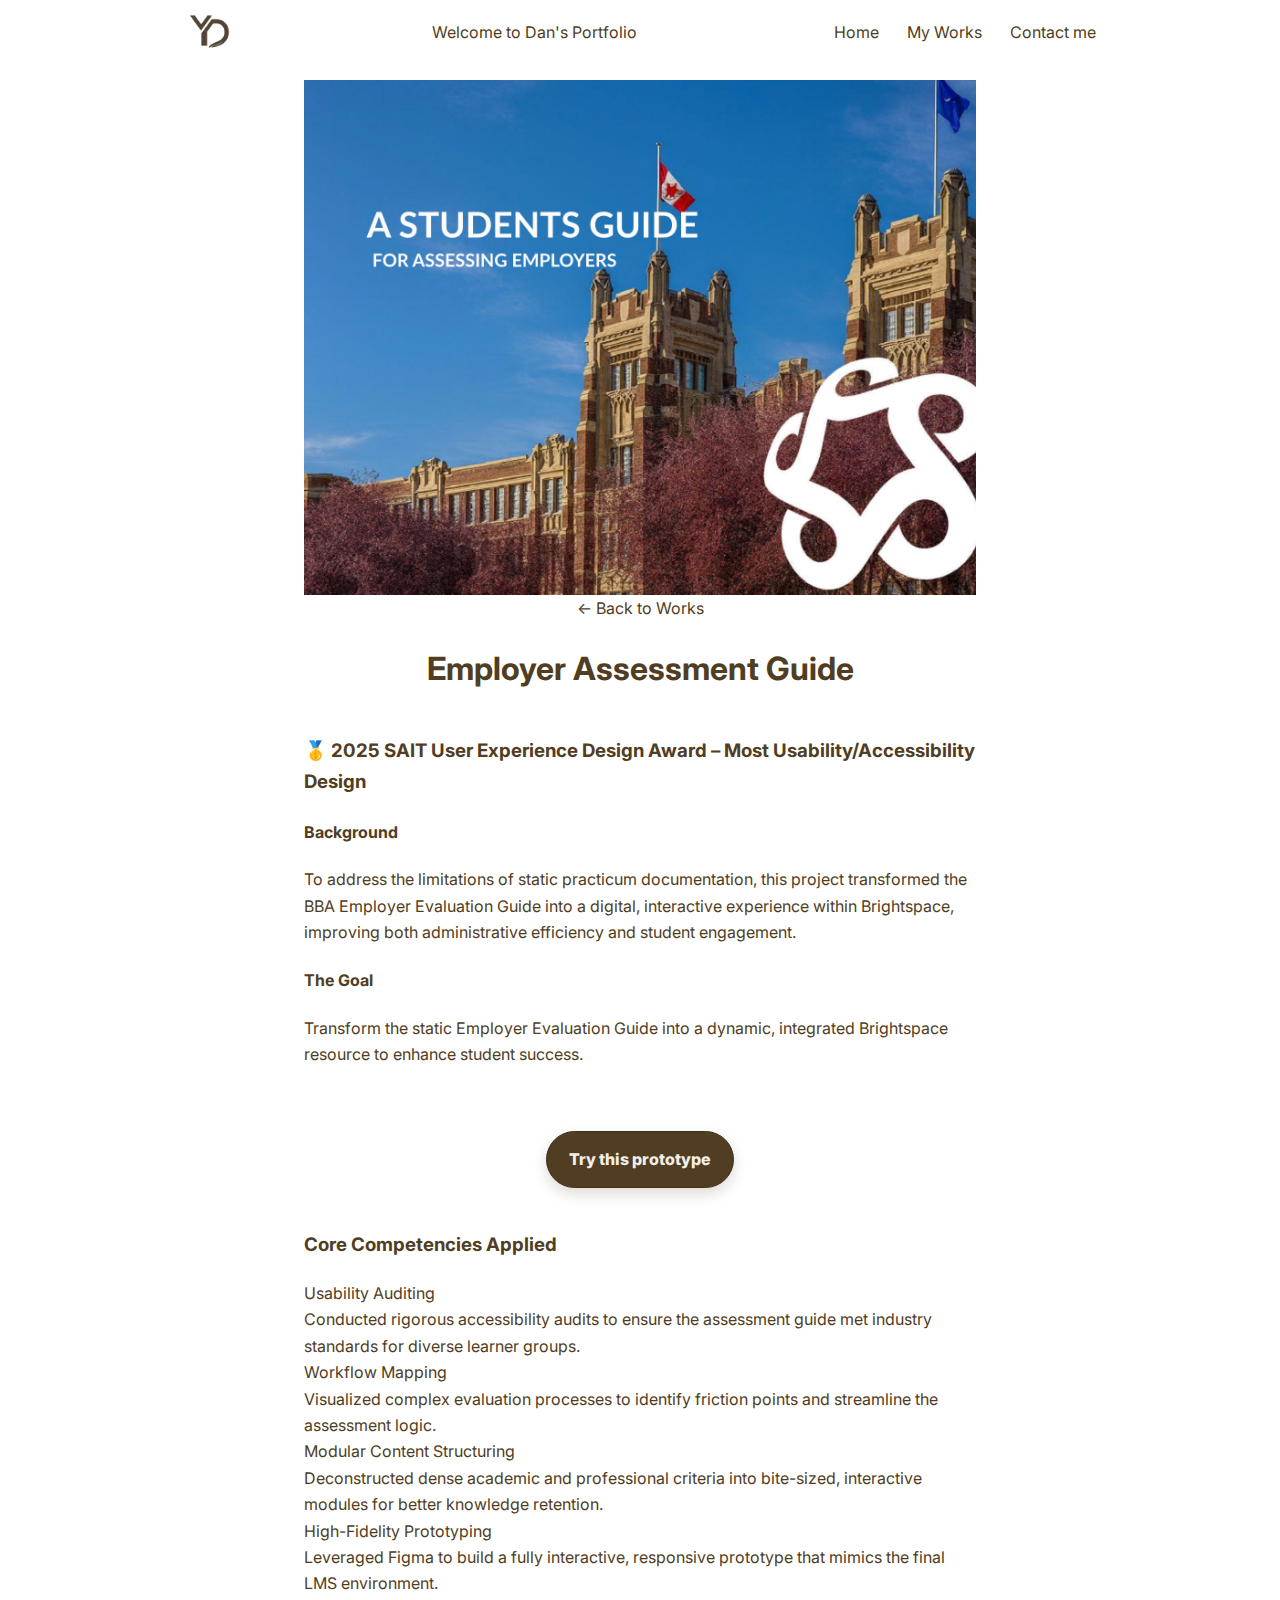
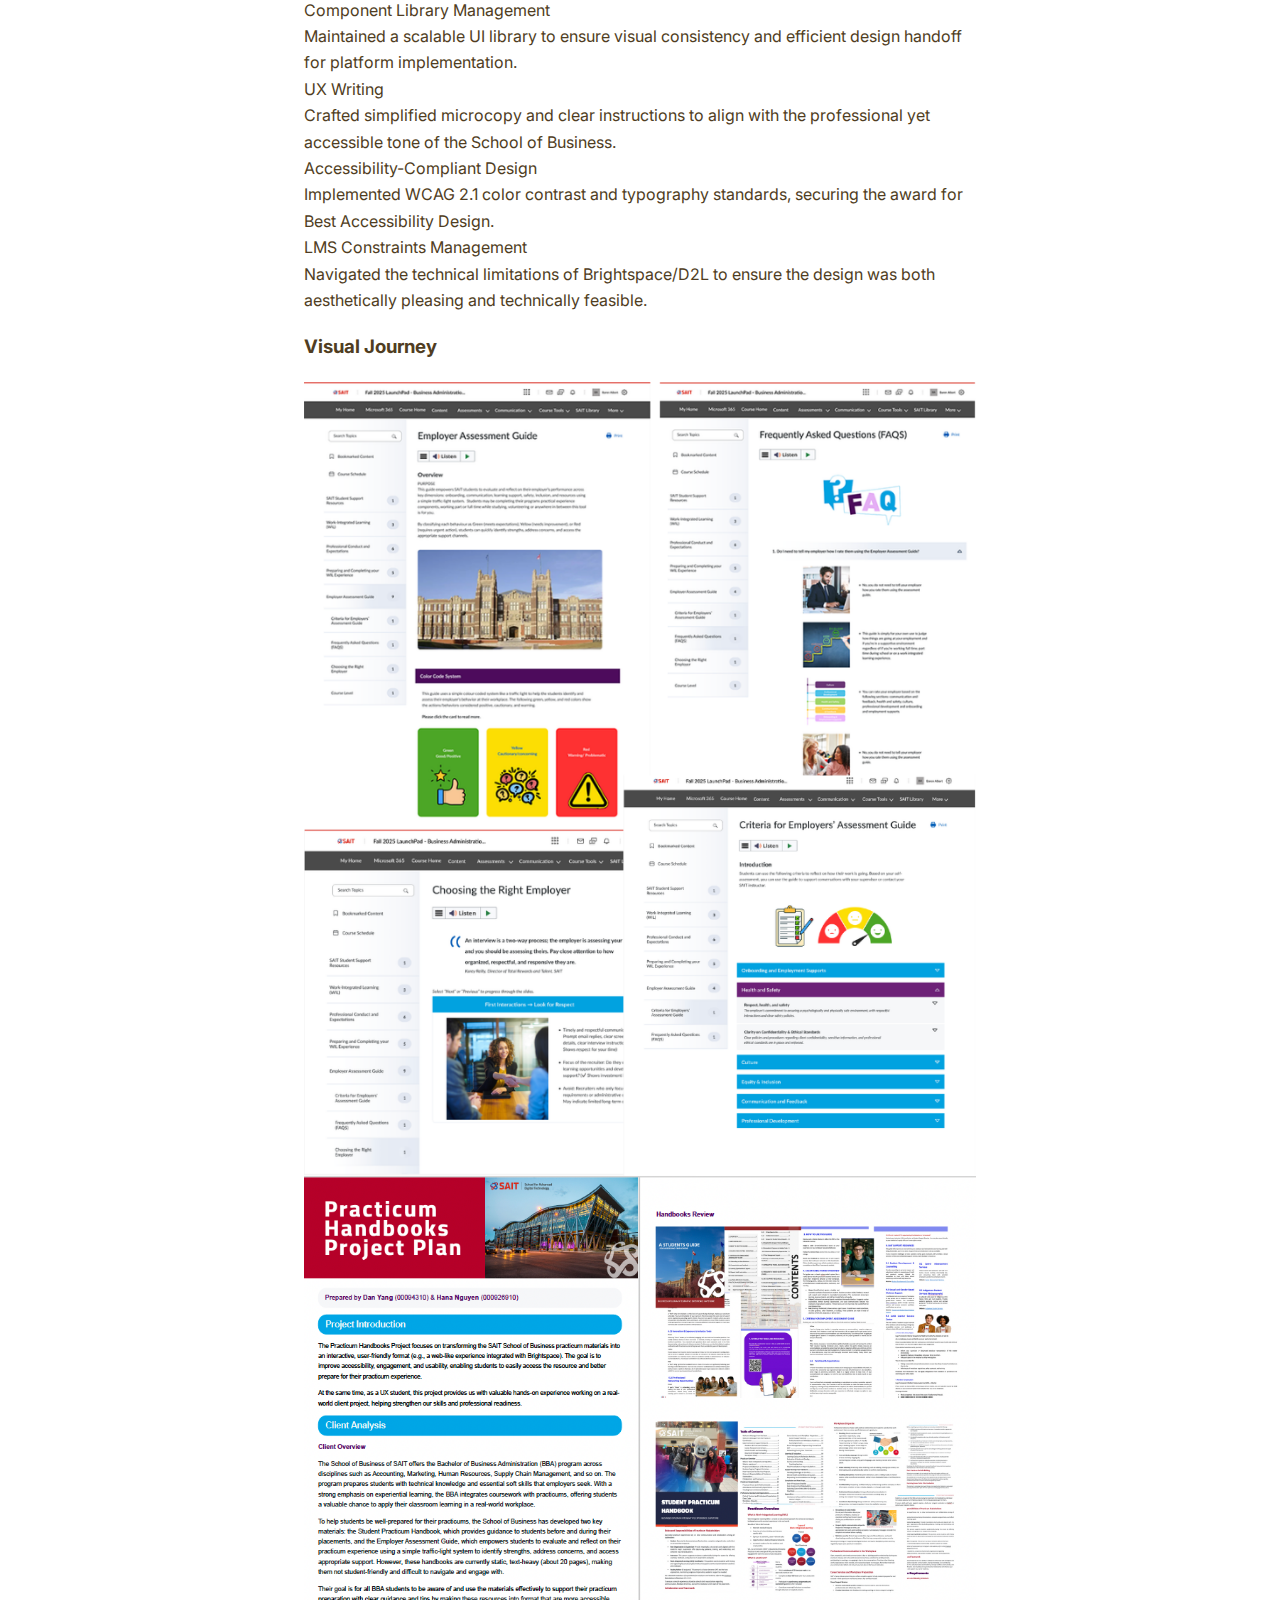
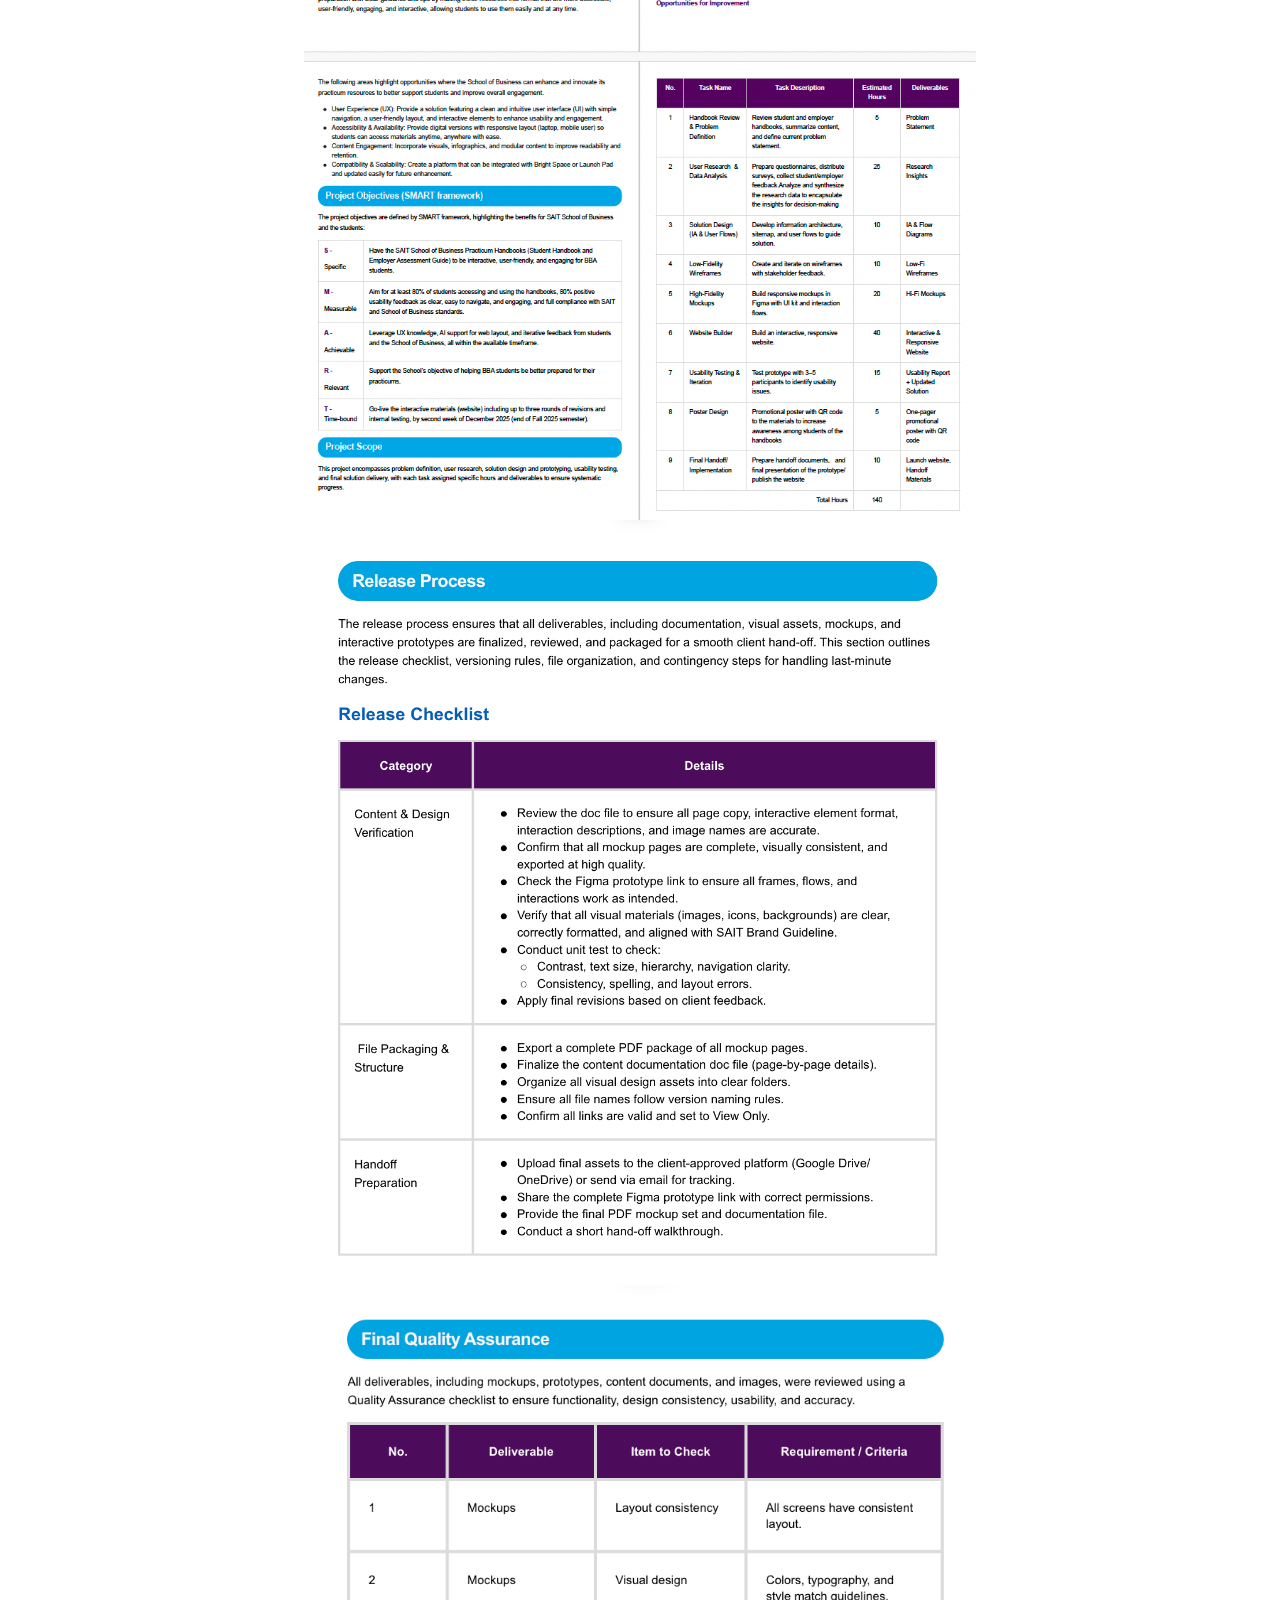
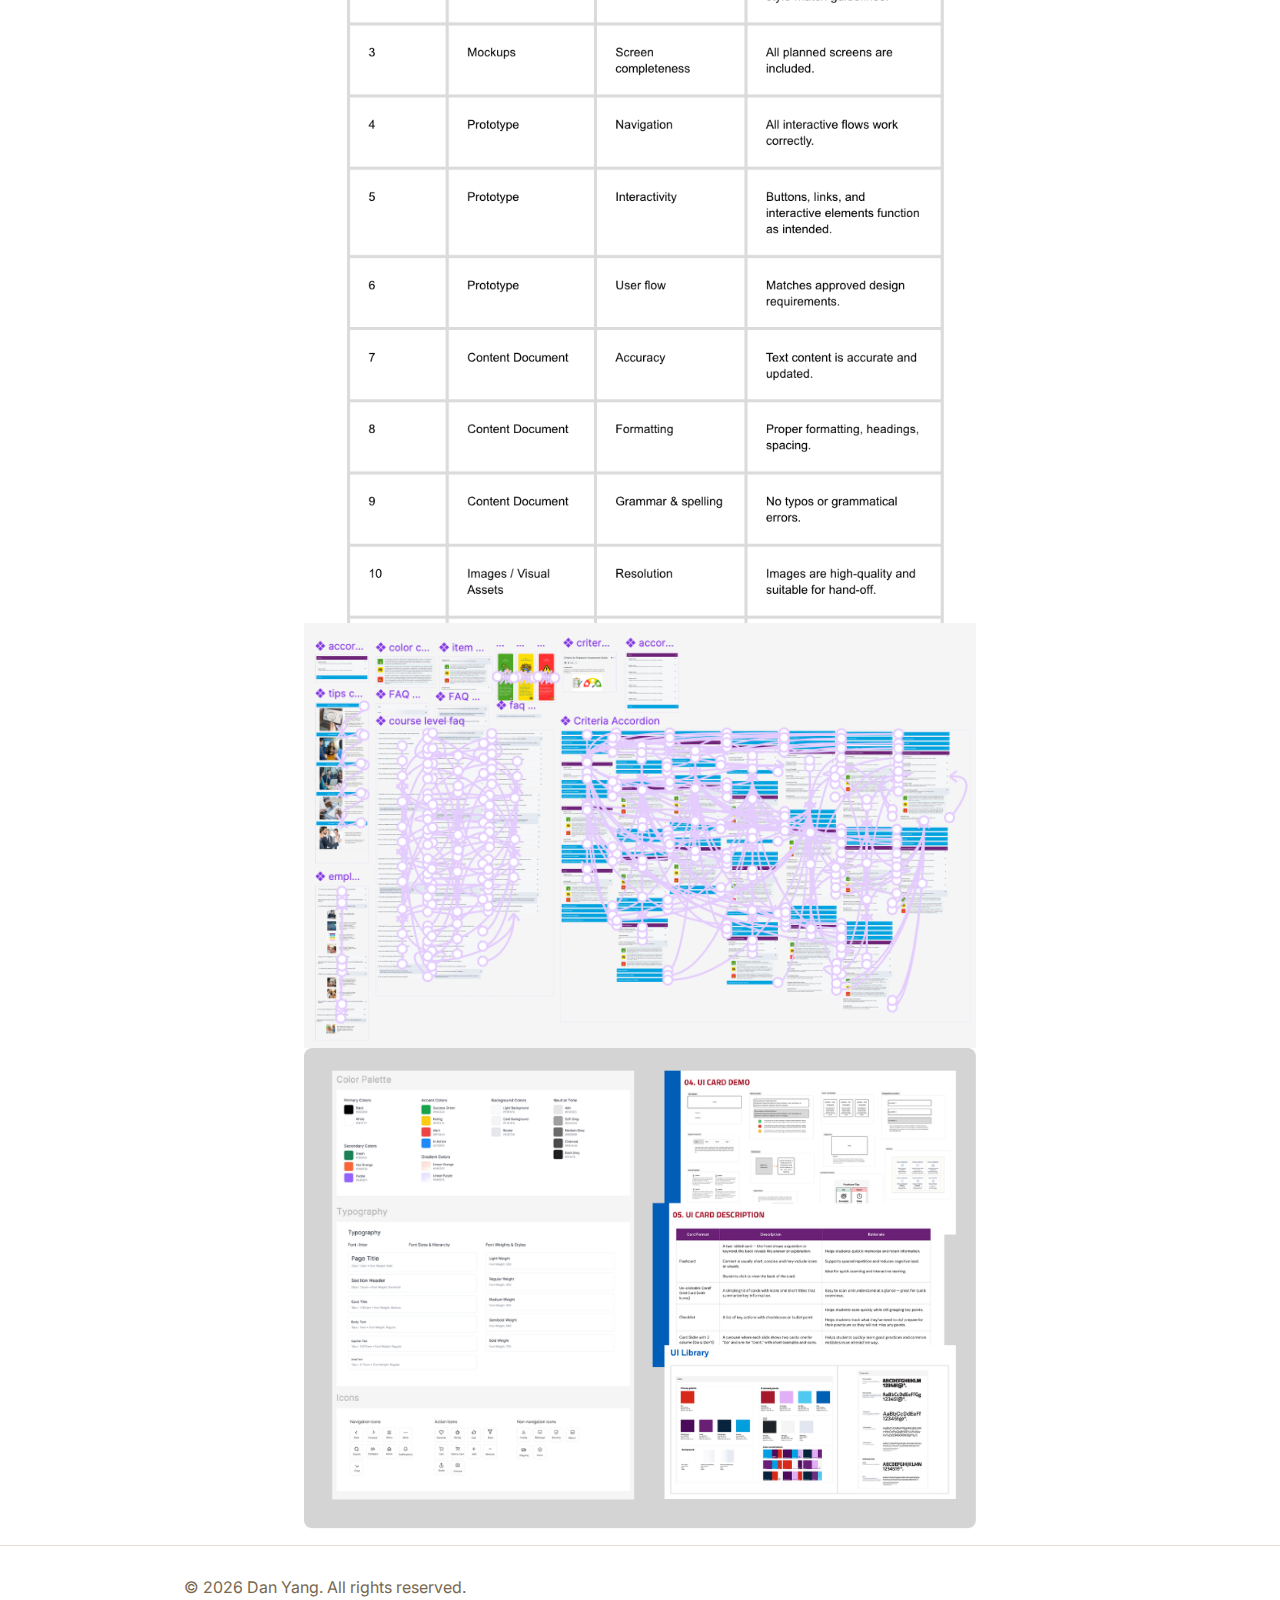
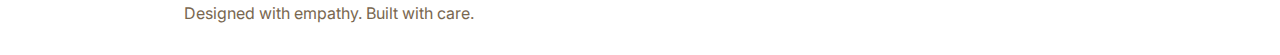
<file: employer assessment guide.html>
<!doctype html><html lang="en"><head>
  <!-- Google tag (gtag.js) -->
<script async src="https://www.googletagmanager.com/gtag/js?id=G-E94D1BX8N6"></script>
<script>
  window.dataLayer = window.dataLayer || [];
  function gtag(){dataLayer.push(arguments);}
  gtag('js', new Date());

  gtag('config', 'G-E94D1BX8N6');
</script>
  <meta charset="utf-8"><meta name="viewport" content="width=device-width,initial-scale=1">
  <title>Dan Yang — Portfolio</title>
  <link rel="preconnect" href="https://fonts.googleapis.com">
  <link rel="preconnect" href="https://fonts.gstatic.com" crossorigin>
  <link href="https://fonts.googleapis.com/css2?family=Cormorant+Garamond:wght@400;600;700&family=Inter:wght@300;400;500;600;700&display=swap" rel="stylesheet">
  <link rel="stylesheet" href="mystyle.css">
  <body>
    <header>
      <div class="container nav">
        <a class="brand" href="index.html"><img class="logo" src="images/mylogo.png" alt="Danyang logo"></a>
        <button class="menu-toggle" aria-expanded="false" aria-label="Toggle menu"><span class="menu-icon"></span></button>
        <p>Welcome to Dan's Portfolio </p>
        <nav class="nav-links" id="navLinks">
          <a class="nav-link" href="index.html">Home</a>
          <a class="nav-link" href="my works.html">My Works</a>
          <a class="nav-link" href="contact.html">Contact me</a>
        </nav>
      </div>
    </header>
  
    <main class="container section">

      <section class="project-hero">
          <div class="container hero-grid">
            <div class="hero-image">
              <img src="images/student guide.png" alt="Employer Assessment Guide" />
            </div>
            
            <div class="hero-text">
              <nav class="breadcrumb"><a href="my works.html">← Back to Works</a></nav>
              <h1 class="project-title">Employer Assessment Guide</h1>
              <div class="project-meta">
                <div class="meta-item">
                  <h3>🥇 2025 SAIT User Experience Design Award – Most Usability/Accessibility Design</h3>

                  <h4>Background</h4>
                  <p>To address the limitations of static practicum documentation, this project transformed the BBA Employer Evaluation Guide into a digital, interactive experience within Brightspace, improving both administrative efficiency and student engagement.</p>
                  </div>
                <div class="meta-item">
                  <h4>The Goal</h4>
                  <p>Transform the static Employer Evaluation Guide into a dynamic, integrated Brightspace resource to enhance student success.</p>
                </div>
                
              </div>
            </div>
          </div>
          <div class="prototype-btn-wrapper">
            <a class="btn prototype-btn" href="https://www.figma.com/proto/vgiUGh4hGBOBb44oOhKGNW/Practicum-Handbooks--12.7-use-for-portfolio-?node-id=1312-52191&p=f&t=WZl8IL68XBhej4Pd-1&scaling=min-zoom&content-scaling=fixed&page-id=1312%3A49841" target="_blank" rel="noopener">
              Try this prototype
            </a>
          </div>
        </section>


        <section class="project-skills-detailed">
          <div class="container">
            <h3 class="section-label">Core Competencies Applied</h3>
                  
        <div class="skills-list-container">
         
            <div class="skill-row">
              <div class="skill-name">Usability Auditing</div>
              <div class="skill-desc">Conducted rigorous accessibility audits to ensure the assessment guide met industry standards for diverse learner groups.</div>
            </div>
          
            <div class="skill-row">
              <div class="skill-name">Workflow Mapping</div>
              <div class="skill-desc">Visualized complex evaluation processes to identify friction points and streamline the assessment logic.</div>
            </div>
          
            <div class="skill-row">
              <div class="skill-name">Modular Content Structuring</div>
              <div class="skill-desc">Deconstructed dense academic and professional criteria into bite-sized, interactive modules for better knowledge retention.</div>
            </div>
          
            <div class="skill-row">
              <div class="skill-name">High-Fidelity Prototyping</div>
              <div class="skill-desc">Leveraged Figma to build a fully interactive, responsive prototype that mimics the final LMS environment.</div>
            </div>
          
            <div class="skill-row">
              <div class="skill-name">Component Library Management</div>
              <div class="skill-desc">Maintained a scalable UI library to ensure visual consistency and efficient design handoff for platform implementation.</div>
            </div>
          
            <div class="skill-row">
              <div class="skill-name">UX Writing</div>
              <div class="skill-desc">Crafted simplified microcopy and clear instructions to align with the professional yet accessible tone of the School of Business.</div>
            </div>
          
            <div class="skill-row">
              <div class="skill-name">Accessibility-Compliant Design</div>
              <div class="skill-desc">Implemented WCAG 2.1 color contrast and typography standards, securing the award for Best Accessibility Design.</div>
            </div>
          
            <div class="skill-row">
              <div class="skill-name">LMS Constraints Management</div>
              <div class="skill-desc">Navigated the technical limitations of Brightspace/D2L to ensure the design was both aesthetically pleasing and technically feasible.</div>
            </div>
         
    
  </div>
</section>

<section class="project-gallery">
  <div class="container">
    <h3 class="section-label">Visual Journey</h3>
    <div class="gallery-grid">
      <div class="gallery-item"><img src="images/bright4.png" alt="Employer Assessment Guid"></div>
      <div class="gallery-item"><img src="images/bright0.png" alt="Employer Assessment Guid mockup"></div>
      <div class="gallery-item"><img src="images/bright1.png" alt="Employer Assessment Guid mockup"></div>
      <div class="gallery-item"><img src="images/bright2.png" alt="Employer Assessment Guid mockup"></div>
      <div class="gallery-item"><img src="images/bright3.png" alt="Employer Assessment Guid mockups"></div>

      <div class="gallery-item"><img src="images/UI style.png" alt="Employer Assessment Guid mockup"></div>




      </div>
  </div>
</section>

</main>

<footer class="site-footer">
<div class="container">
<div class="footer-bottom">
  <div class="footer-copy">© 2026 Dan Yang. All rights reserved.</div>
  <div class="footer-tagline">Designed with empathy. Built with care.</div>
</div>
</div>
</footer>

<script src="script.js"></script>
</body></html>
</file>
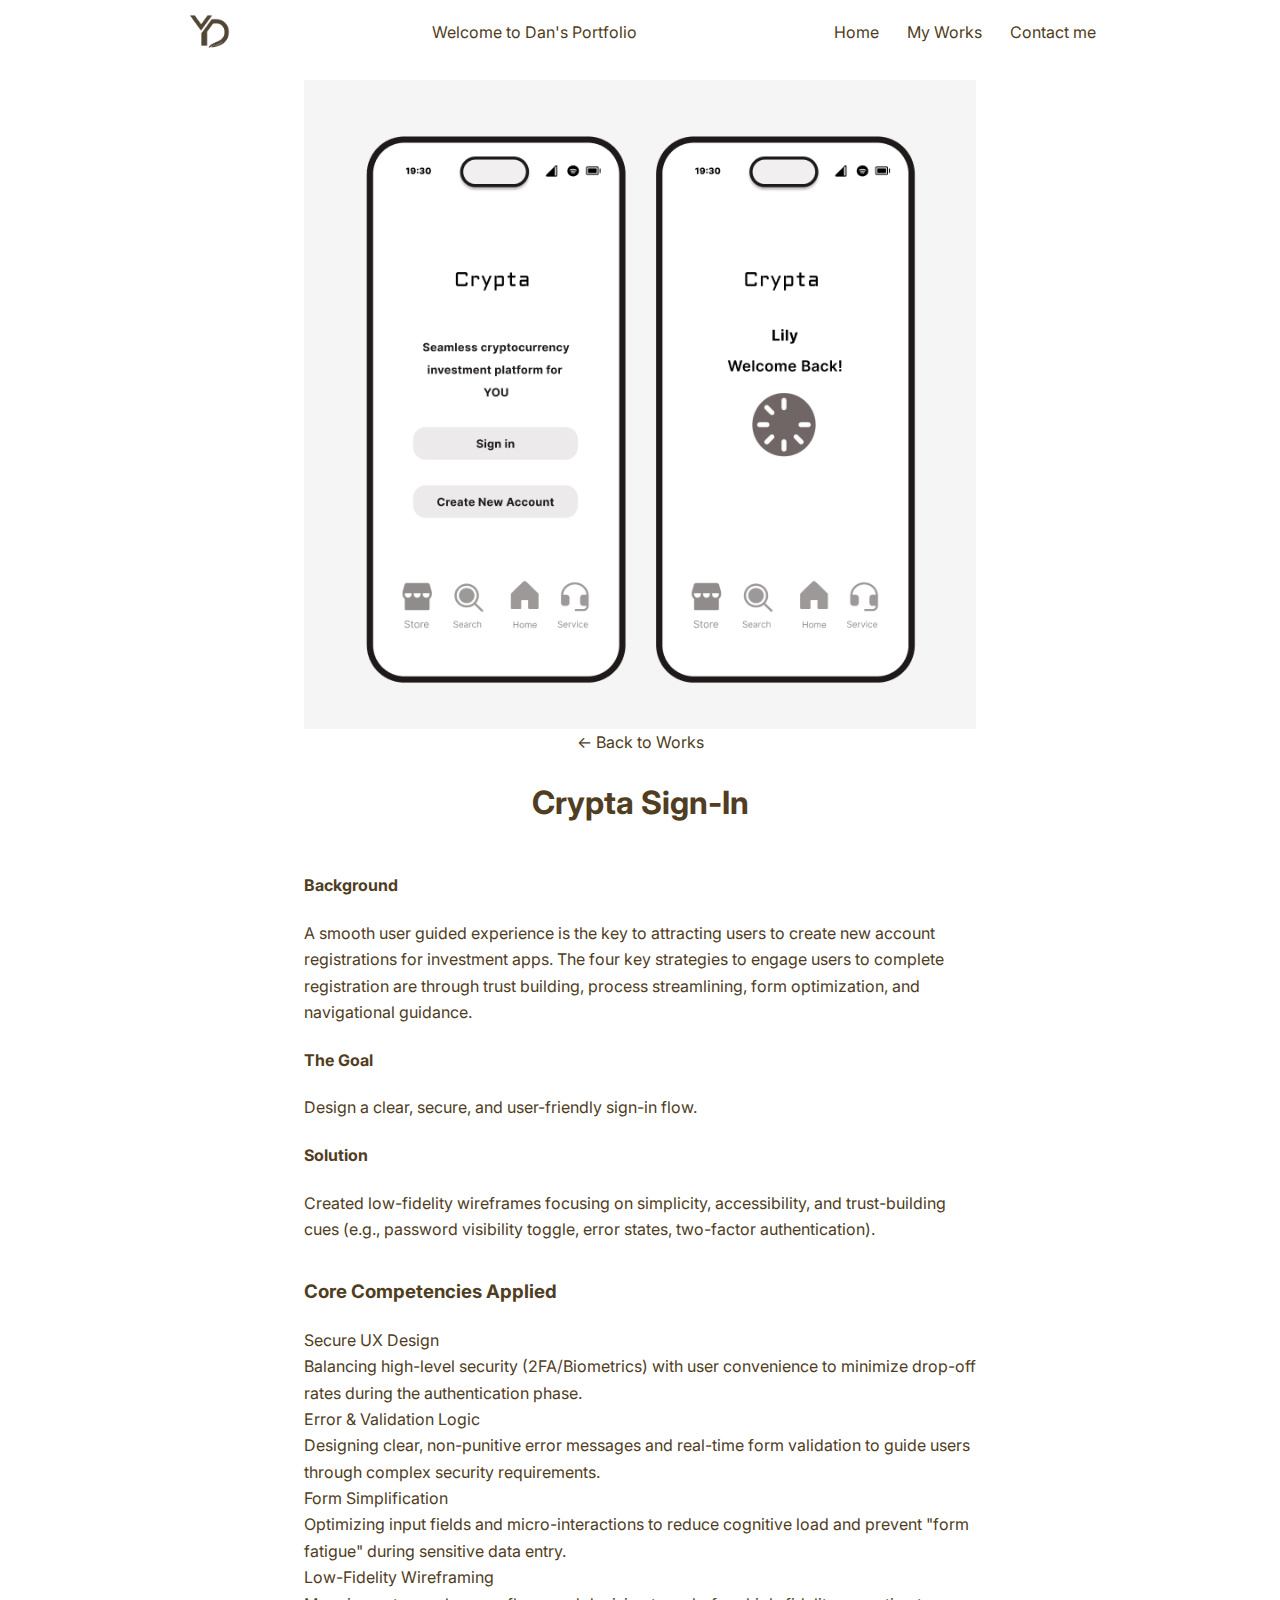
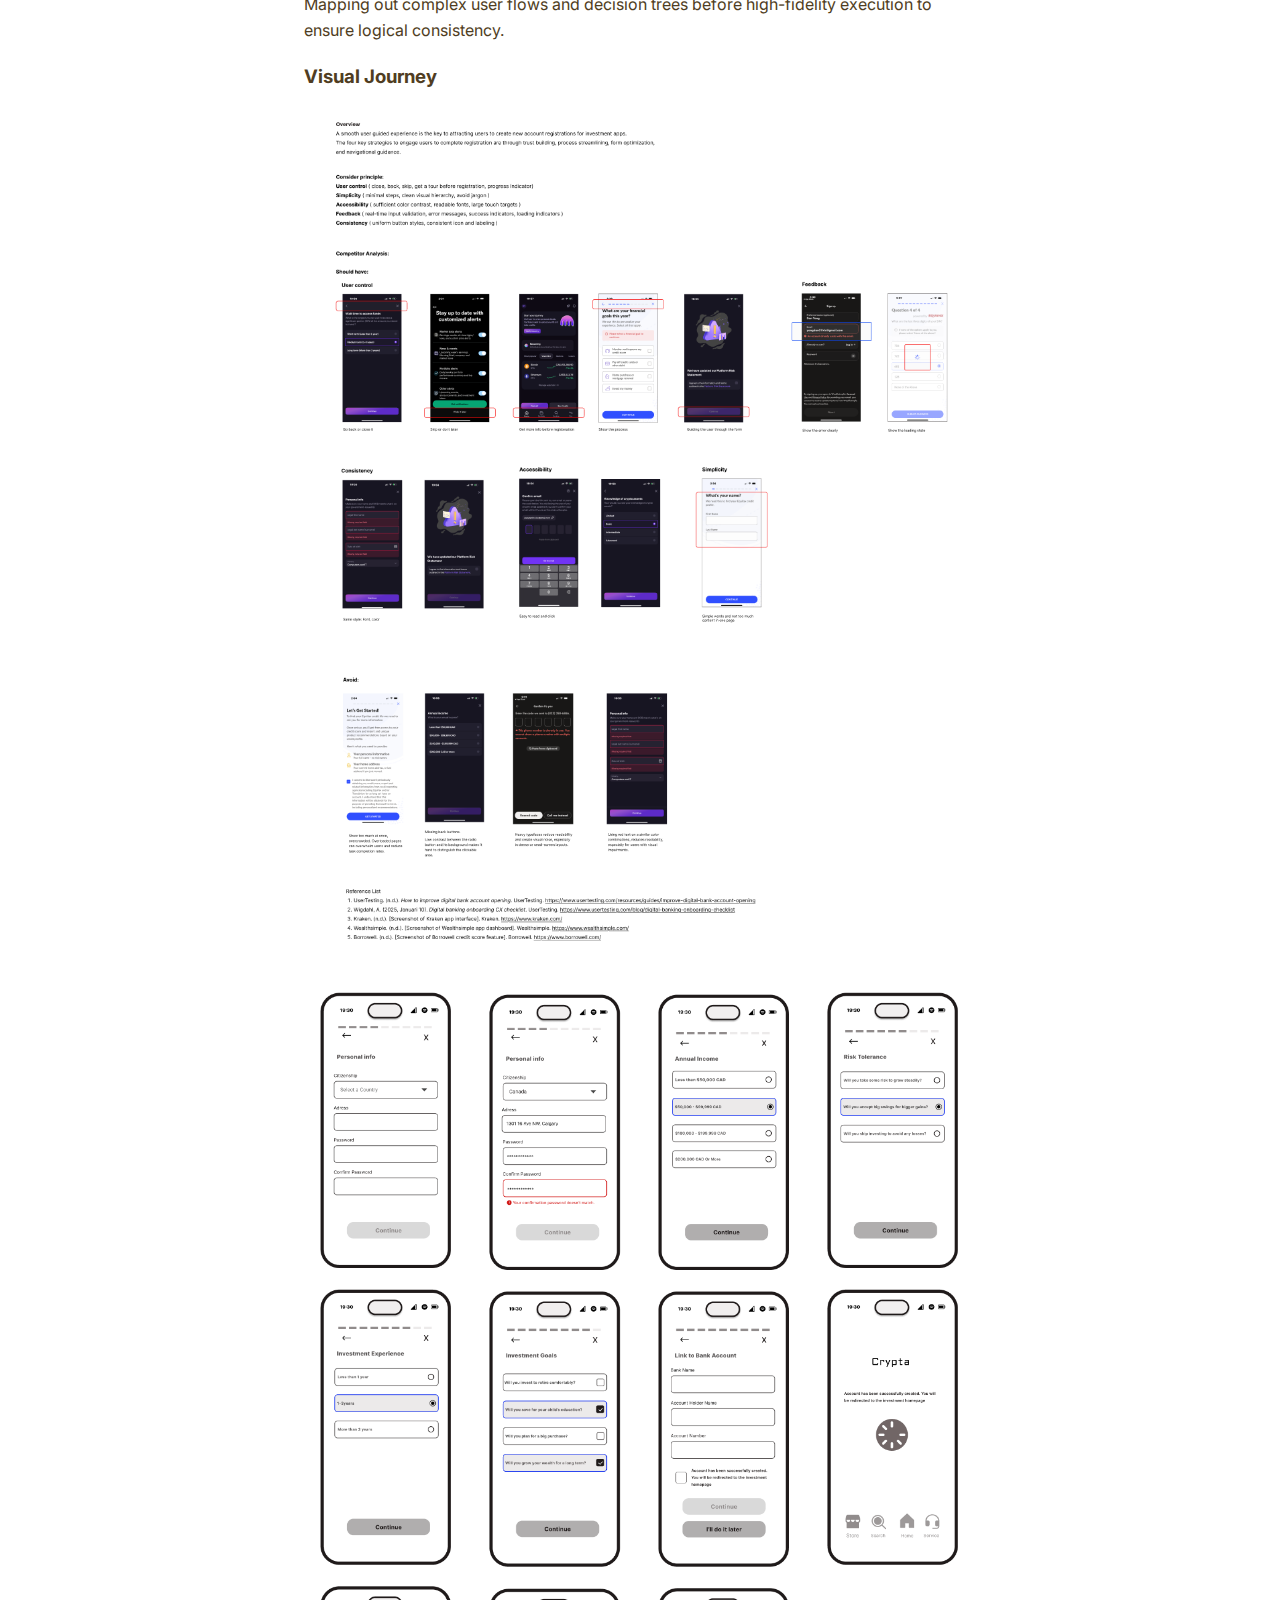
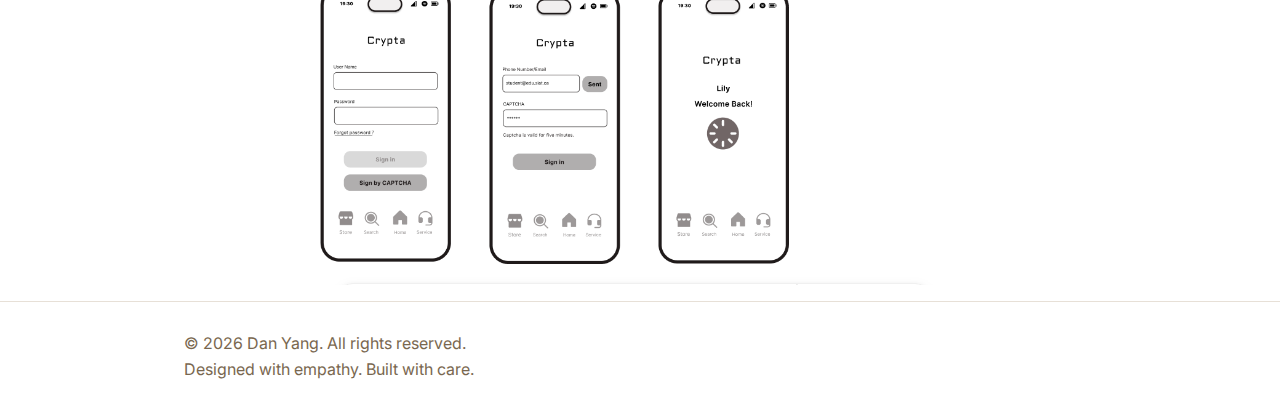
<file: investment.html>
<!doctype html><html lang="en"><head>
  <!-- Google tag (gtag.js) -->
<script async src="https://www.googletagmanager.com/gtag/js?id=G-E94D1BX8N6"></script>
<script>
  window.dataLayer = window.dataLayer || [];
  function gtag(){dataLayer.push(arguments);}
  gtag('js', new Date());

  gtag('config', 'G-E94D1BX8N6');
</script>
  <meta charset="utf-8"><meta name="viewport" content="width=device-width,initial-scale=1">
  <title>Dan Yang — UX Portfolio</title>
  <link rel="preconnect" href="https://fonts.googleapis.com">
  <link rel="preconnect" href="https://fonts.gstatic.com" crossorigin>
  <link href="https://fonts.googleapis.com/css2?family=Cormorant+Garamond:wght@400;600;700&family=Inter:wght@300;400;500;600;700&display=swap" rel="stylesheet">
  <link rel="stylesheet" href="mystyle.css">
  <body>
    <header>
      <div class="container nav">
        <a class="brand" href="index.html"><img class="logo" src="images/mylogo.png" alt="Danyang logo"></a>
        <button class="menu-toggle" aria-expanded="false" aria-label="Toggle menu"><span class="menu-icon"></span></button>
        <p>Welcome to Dan's Portfolio </p>
        <nav class="nav-links" id="navLinks">
          <a class="nav-link" href="index.html">Home</a>
          <a class="nav-link" href="my works.html">My Works</a>
          <a class="nav-link" href="contact.html">Contact me</a>
        </nav>
      </div>
    </header>

  <!-- Main content -->
  <main class="container section">
    <section class="project-hero">
        <div class="container hero-grid">
          <div class="hero-image">
            <img src="images/investment 00.png" alt="investment app sign in page" />
          </div>
          <div class="hero-text">
            <nav class="breadcrumb"><a href="my works.html">← Back to Works</a></nav>
            <h1 class="project-title">Crypta Sign-In</h1>
            <div class="project-meta">
              <div class="meta-item">
                <h4>Background</h4>
                <p>A smooth user guided experience is the key to attracting users to create new account registrations for investment apps. The four key strategies to engage users to complete registration are through trust building, process streamlining, form optimization, and navigational guidance.</p>
              </div>
              <div class="meta-item">
                <h4>The Goal</h4>
                <p>Design a clear, secure, and user-friendly sign-in flow.</p>
              </div>
              <div class="meta-item">
                <h4>Solution</h4>
                <p>Created low-fidelity wireframes focusing on simplicity, accessibility, and trust-building cues (e.g., password visibility toggle, error states, two-factor authentication).</p>

                </div>
            </div>
          </div>
        </div>
      </section>

      <section class="project-skills-detailed">
        <div class="container">
          <h3 class="section-label">Core Competencies Applied</h3>
          
          <div class="skills-list-container">
              <div class="skill-row">
                <div class="skill-name">Secure UX Design</div>
                <div class="skill-desc">Balancing high-level security (2FA/Biometrics) with user convenience to minimize drop-off rates during the authentication phase.</div>
              </div>
            
              <div class="skill-row">
                <div class="skill-name">Error & Validation Logic</div>
                <div class="skill-desc">Designing clear, non-punitive error messages and real-time form validation to guide users through complex security requirements.</div>
              </div>
            
              <div class="skill-row">
                <div class="skill-name">Form Simplification</div>
                <div class="skill-desc">Optimizing input fields and micro-interactions to reduce cognitive load and prevent "form fatigue" during sensitive data entry.</div>
              </div>
            
              <div class="skill-row">
                <div class="skill-name">Low-Fidelity Wireframing</div>
                <div class="skill-desc">Mapping out complex user flows and decision trees before high-fidelity execution to ensure logical consistency.</div>
              </div>
          
    
          </div>
        </div>
      </section>
      
      <section class="project-gallery">
        <div class="container">
          <h3 class="section-label">Visual Journey</h3>
          <div class="gallery-grid">
            <div class="gallery-item"><img src="images/investment01.png" alt="Process 1"></div>
            <div class="gallery-item"><img src="images/investment 22.png" alt="Process 2"></div>
    
            </div>
        </div>
      </section>

  </main>

  <footer class="site-footer">
    <div class="container">
      <div class="footer-bottom">
        <div class="footer-copy">© 2026 Dan Yang. All rights reserved.</div>
        <div class="footer-tagline">Designed with empathy. Built with care.</div>
      </div>
    </div>
  </footer>

  <script src="script.js"></script>
  </body></html>
</file>
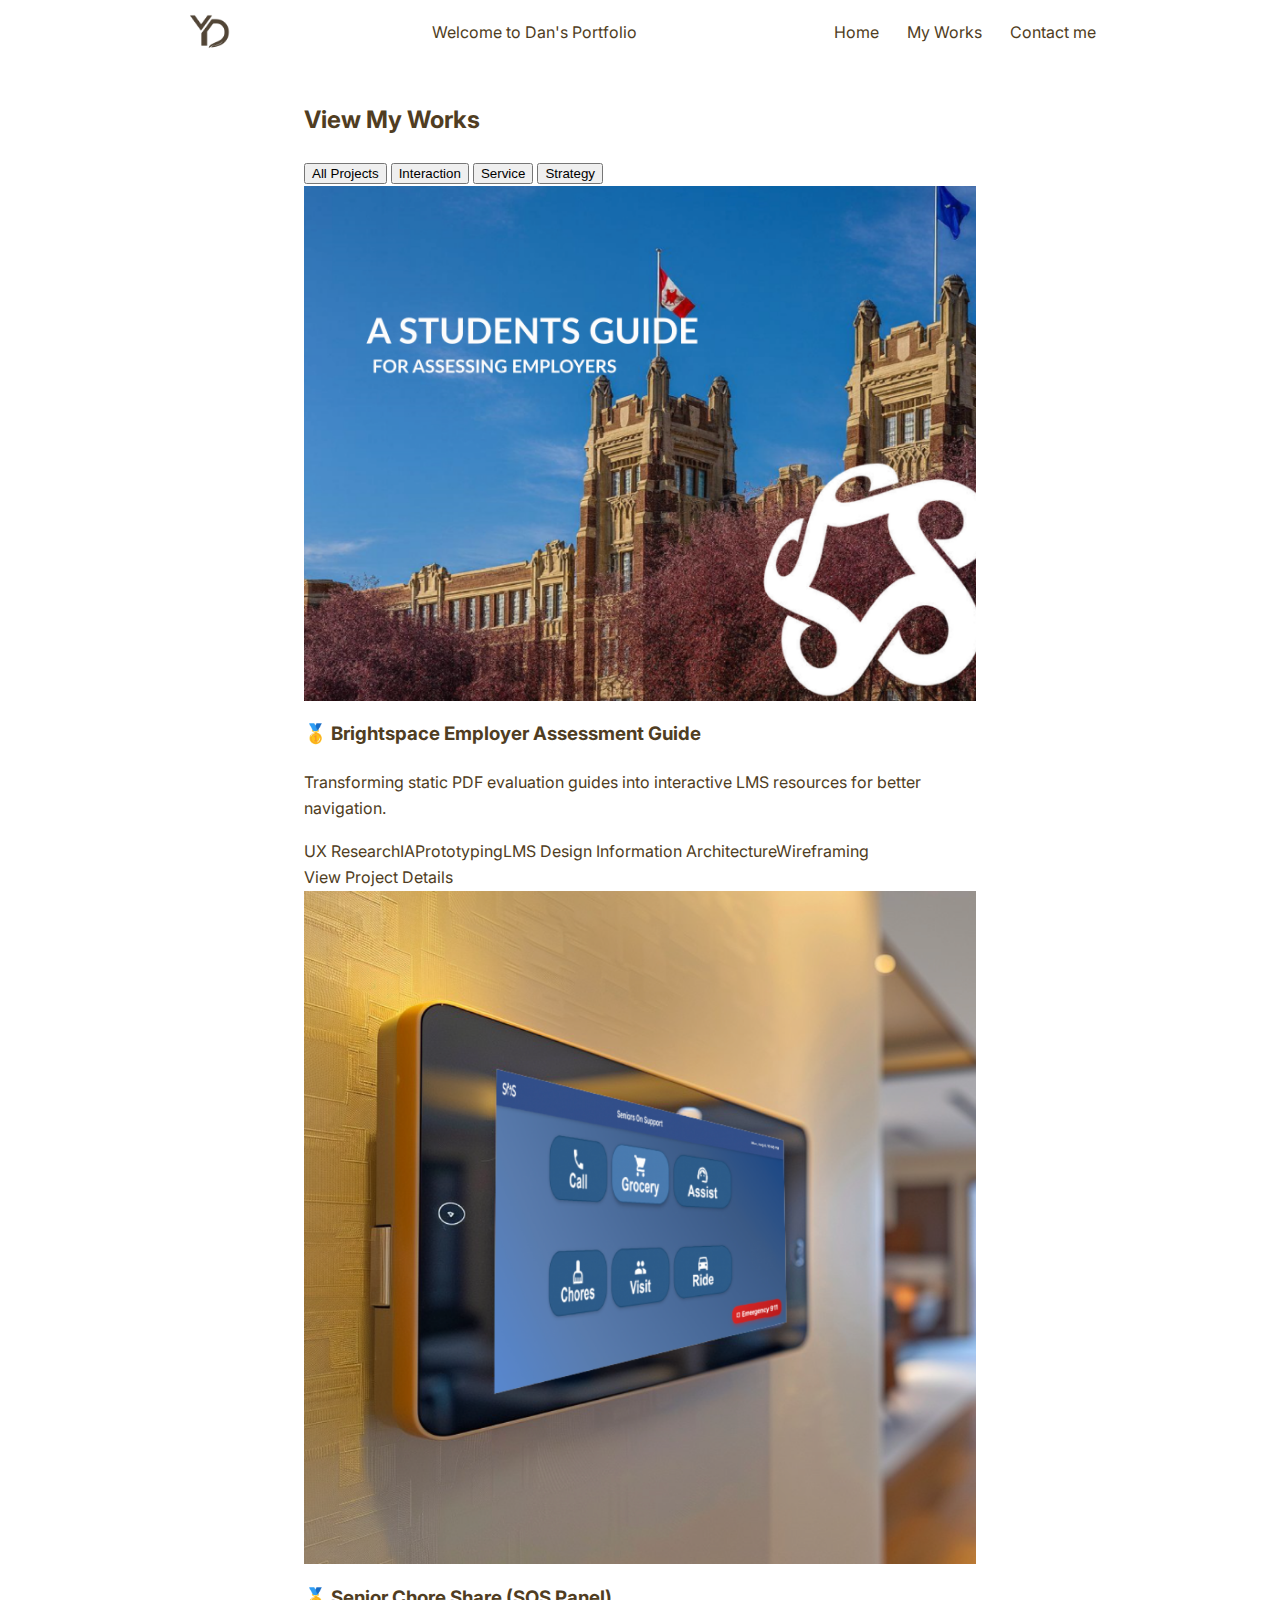
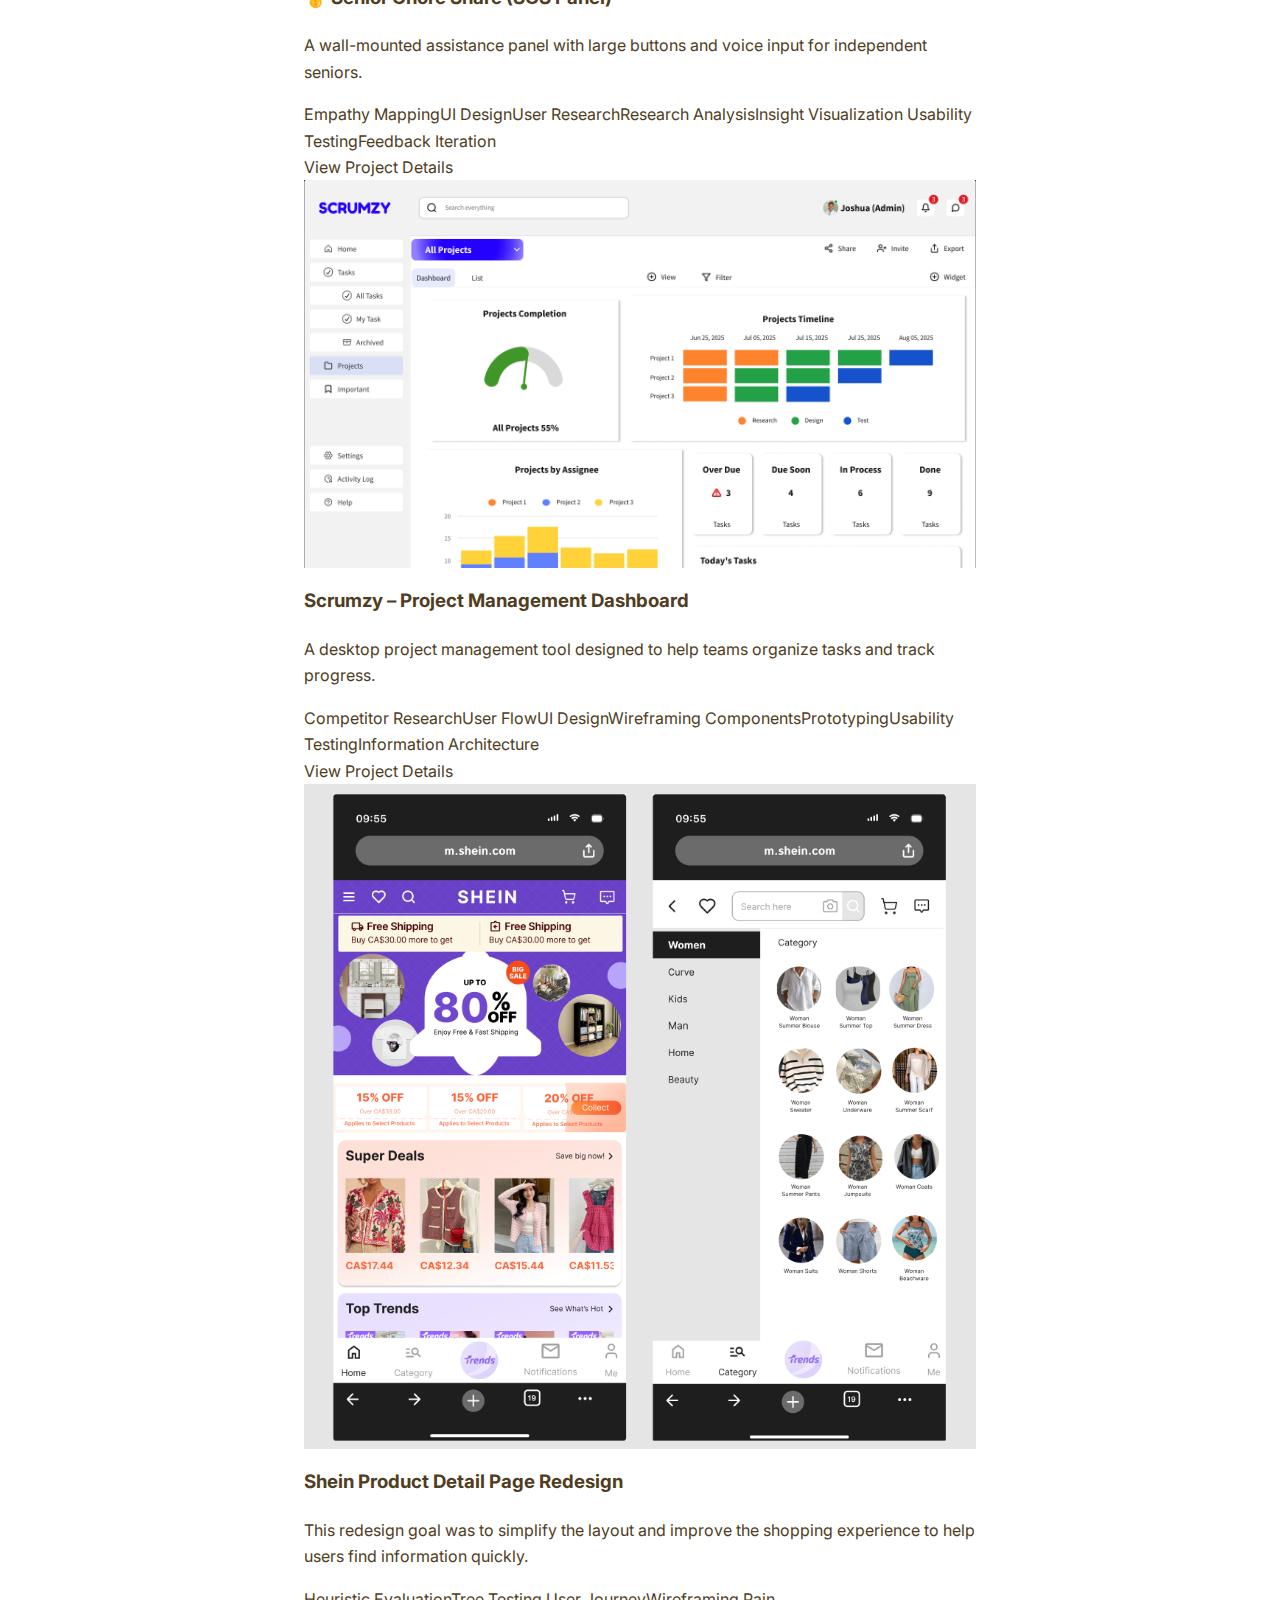
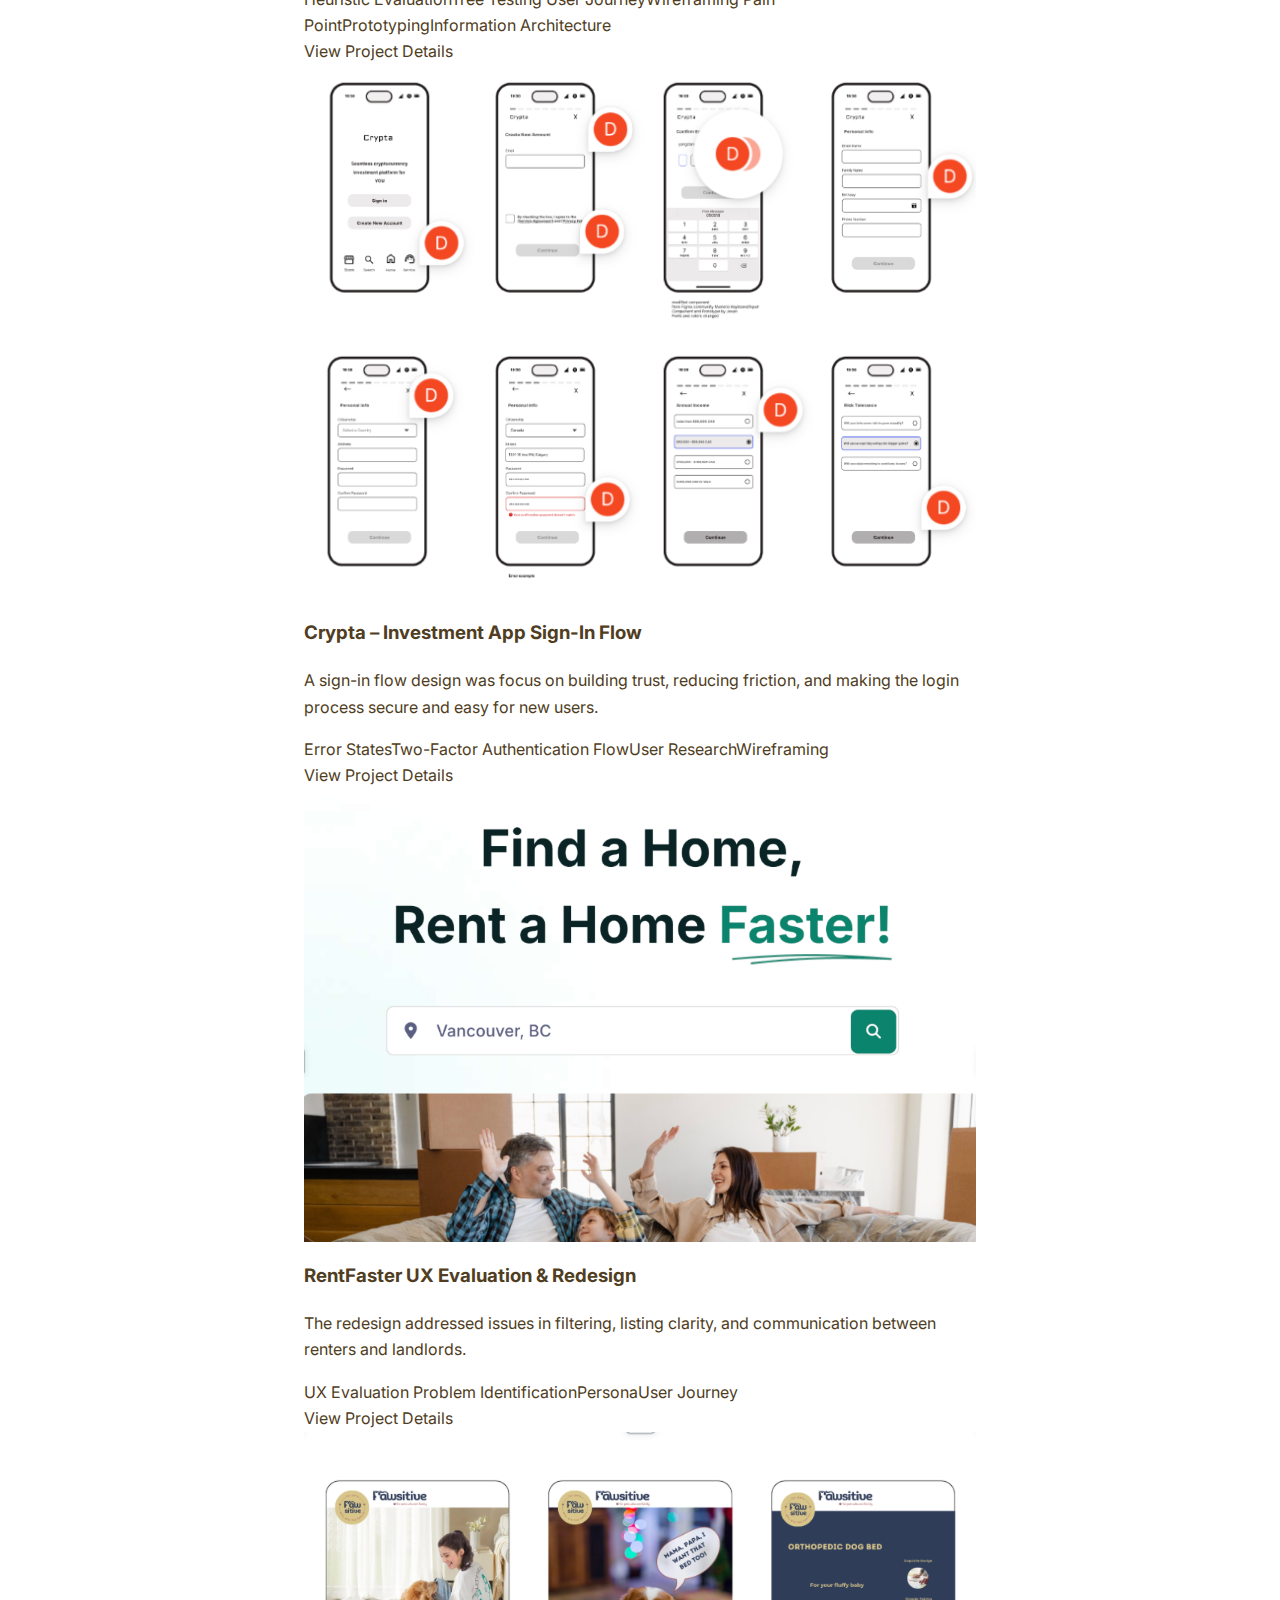
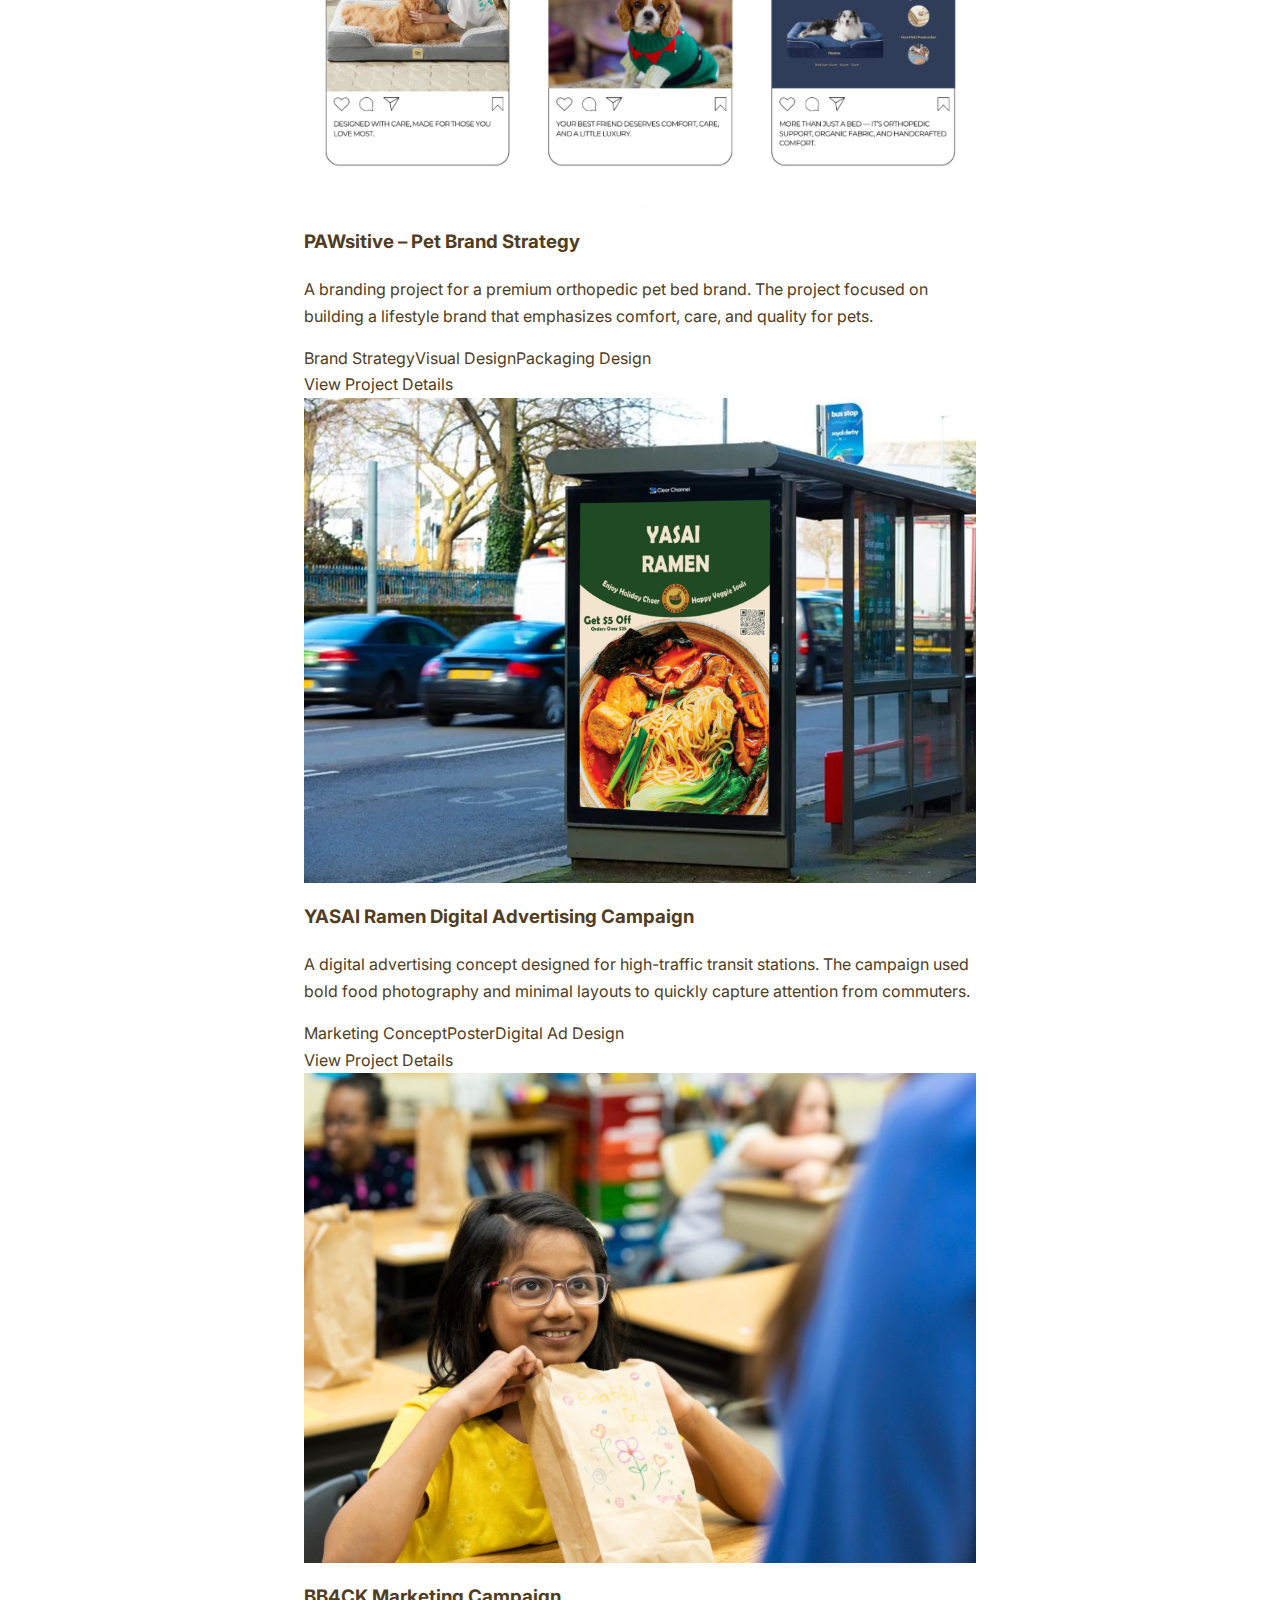
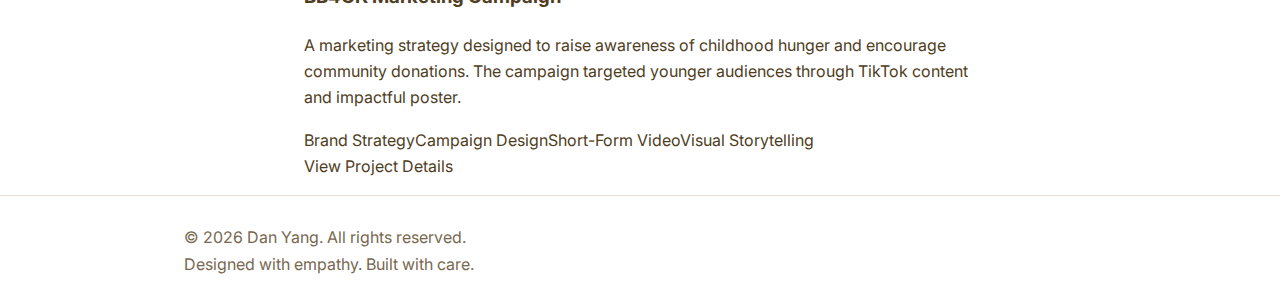
<file: my works.html>
<!doctype html><html lang="en"><head>
    <!-- Google tag (gtag.js) -->
<script async src="https://www.googletagmanager.com/gtag/js?id=G-E94D1BX8N6"></script>
<script>
  window.dataLayer = window.dataLayer || [];
  function gtag(){dataLayer.push(arguments);}
  gtag('js', new Date());

  gtag('config', 'G-E94D1BX8N6');
</script>
    <meta charset="utf-8"><meta name="viewport" content="width=device-width,initial-scale=1">
    <title>Dan Yang — Portfolio</title>
    <link rel="preconnect" href="https://fonts.googleapis.com">
    <link rel="preconnect" href="https://fonts.gstatic.com" crossorigin>
    <link href="https://fonts.googleapis.com/css2?family=Cormorant+Garamond:wght@400;600;700&family=Inter:wght@300;400;500;600;700&display=swap" rel="stylesheet">
    <link rel="stylesheet" href="mystyle.css">
    <body>
      <header>
        <div class="container nav">
          <a class="brand" href="index.html"><img class="logo" src="images/mylogo.png" alt="Danyang logo"></a>
          <button class="menu-toggle" aria-expanded="false" aria-label="Toggle menu"><span class="menu-icon"></span></button>
          <p>Welcome to Dan's Portfolio </p>
          <nav class="nav-links" id="navLinks">
            <a class="nav-link" href="index.html">Home</a>
            <a class="nav-link" href="my works.html">My Works</a>
            <a class="nav-link" href="contact.html">Contact me</a>
          </nav>
        </div>
      </header>
    
    <main class="container section">
        <section class="works-section" id="works">
            <div class="container">
              <div class="section-header">
                <h2 >View My Works</h2>            
                        <div class="works-filter">
                          <button class="filter-btn active" data-filter="all">All Projects</button>
                          <button class="filter-btn" data-filter="interaction">Interaction</button>
                          <button class="filter-btn" data-filter="service">Service</button>
                          <button class="filter-btn" data-filter="strategy">Strategy</button>
                        </div>
                      </div>
                  
                      <div class="works-grid">
                        <article class="work-card-v3"data-category="interaction">
                          <div class="card-inner">
                            <div class="work-thumb">
                              <img src="images/student guide.png" alt="Brightspace Assessment Guide">
                            </div>
                            <div class="work-details">
                              <h3 class="work-title">🥇 Brightspace Employer Assessment Guide</h3>
                              <p class="work-summary">Transforming static PDF evaluation guides into interactive LMS resources for better navigation.</p>
                              <div class="skill-labels">
                                <span>UX Research</span><span>IA</span><span>Prototyping</span><span>LMS Design</span>
                                <span>Information Architecture</span><span>Wireframing</span>
                              </div>
                            </div>
                            <a href="employer assessment guide.html" class="view-link-btn">View Project Details</a>
          
                          </div>
                        </article>
                  
                        <article class="work-card-v3"data-category="service">
                          <div class="card-inner">
                            <div class="work-thumb">
                              <img src="images/senior 1.png" alt="Senior Chore Share">
                            </div>
                            <div class="work-details">
                              <h3 class="work-title">🥇 Senior Chore Share (SOS Panel)</h3>
                              <p class="work-summary">A wall-mounted assistance panel with large buttons and voice input for independent seniors.</p>
                              <div class="skill-labels">
                                <span>Empathy Mapping</span><span>UI Design</span><span>User Research</span><span>Research Analysis</span><span>Insight Visualization</span>
                                <span>Usability Testing</span><span>Feedback Iteration</span>
                              </div>
                            </div>
                            <a href="senior.html" class="view-link-btn">View Project Details</a>
          
                          </div>
                        </article>
                  
                        <article class="work-card-v3"data-category="interaction">
                          <div class="card-inner">
                            <div class="work-thumb">
                              <img src="images/dashboard 2.png" alt="Project Management Dashboard">
                            </div>
                            <div class="work-details">
                              <h3 class="work-title">Scrumzy – Project Management Dashboard</h3>
                              <p class="work-summary"> A desktop project management tool designed to help teams organize tasks and track progress.</p>
                              <div class="skill-labels"> 
                                <span>Competitor Research</span><span>User Flow</span><span>UI Design</span><span>Wireframing</span>
                                <span>Components</span><span>Prototyping</span><span>Usability Testing</span><span>Information Architecture</span>
                              </div>
                            </div>
                            <a href="dashboard.html" class="view-link-btn">View Project Details</a>
          
                          </div>
                        </article>
          
                        <article class="work-card-v3"data-category="interaction">
                          <div class="card-inner">
                            <div class="work-thumb">
                              <img src="images/shein 00.png" alt="Shein Product Detail Page">
                            </div>
                            <div class="work-details">
                              <h3 class="work-title">Shein Product Detail Page Redesign</h3>
                              <p class="work-summary">This redesign goal was to simplify the layout and improve the shopping experience to help users find information quickly.</p>
                              <div class="skill-labels">
                                <span>Heuristic Evaluation</span><span>Tree Testing </span><span>User Journey</span><span>Wireframing</span>
                                <span>Pain Point</span><span>Prototyping</span><span>Information Architecture</span>
                              </div>
                            </div>
                            <a href="shein.html" class="view-link-btn">View Project Details</a>
          
                          </div>
                        </article>
          
                        <article class="work-card-v3"data-category="interaction">
                          <div class="card-inner">
                            <div class="work-thumb">
                              <img src="images/investment001.png" alt="Investment App Sign-In">
                            </div>
                            <div class="work-details">
                              <h3 class="work-title">Crypta – Investment App Sign-In Flow</h3>
                              <p class="work-summary">A sign-in flow design was focus on building trust, reducing friction, and making the login process secure and easy for new users.</p>
                              <div class="skill-labels">
                                <span>Error States</span><span>Two-Factor Authentication Flow</span><span>User Research</span><span>Wireframing</span>
                              </div>
                            </div>
                            <a href="investment.html" class="view-link-btn">View Project Details</a>
          
                          </div>
                        </article>
          
                        <article class="work-card-v3"data-category="service">
                          <div class="card-inner">
                            <div class="work-thumb">
                              <img src="images/rent.png" alt="RentFaster">
                            </div>
                            <div class="work-details">
                              <h3 class="work-title">RentFaster UX Evaluation & Redesign</h3>
                              <p class="work-summary">The redesign addressed issues in filtering, listing clarity, and communication between renters and landlords.</p>
                                <div class="skill-labels">
                                <span>UX Evaluation </span><span>Problem Identification</span><span>Persona</span><span>User Journey</span>
                              </div>
                            </div>
                            <a href="rentfaster.html" class="view-link-btn">View Project Details</a>
          
                          </div>
                        </article>
          
                        <article class="work-card-v3"data-category="strategy">
                          <div class="card-inner">
                            <div class="work-thumb">
                              <img src="images/paw.png" alt="Pet Brand">
                            </div>
                            <div class="work-details">
                              <h3 class="work-title">PAWsitive – Pet Brand Strategy</h3>
                              <p class="work-summary">A branding project for a premium orthopedic pet bed brand. The project focused on building a lifestyle brand that emphasizes comfort, care, and quality for pets.</p>
                              <div class="skill-labels">
                                <span>Brand Strategy</span><span>Visual Design</span><span>Packaging Design</span>
                              </div>
                            </div>
                            <a href="pawsitive.html" class="view-link-btn">View Project Details</a>
          
                          </div>
                        </article>
          
                        <article class="work-card-v3"data-category="strategy">
                          <div class="card-inner">
                            <div class="work-thumb">
                              <img src="images/yasairamen 0.jpg" alt="YASAI Ramen">
                            </div>
                            <div class="work-details">
                              <h3 class="work-title">YASAI Ramen Digital Advertising Campaign</h3>
                              <p class="work-summary">A digital advertising concept designed for high-traffic transit stations. The campaign used bold food photography and minimal layouts to quickly capture attention from commuters.</p>
                                <div class="skill-labels">
                                <span>Marketing Concept</span><span>Poster</span><span>Digital Ad Design</span>
                              </div>
                            </div>
                            <a href="yasai.html" class="view-link-btn">View Project Details</a>
          
                          </div>
                        </article>
          
                        <article class="work-card-v3"data-category="strategy">
                          <div class="card-inner">
                            <div class="work-thumb">
                              <img src="images/bb4ck0.png" alt="BB4CK">
                            </div>
                            <div class="work-details">
                              <h3 class="work-title">BB4CK Marketing Campaign</h3>
                              <p class="work-summary"> A marketing strategy designed to raise awareness of childhood hunger and encourage community donations. The campaign targeted younger audiences through TikTok content and impactful poster.</p>
                                <div class="skill-labels">
                                <span>Brand Strategy</span><span>Campaign Design</span><span>Short-Form Video</span><span>Visual Storytelling</span>
                              </div>
                            </div>
                            <a href="bb4ck.html" class="view-link-btn">View Project Details</a>
          
                          </div>
                        </article>
                        </div>
                    </div>
                  </section>
  
      </main>
    
      <footer class="site-footer">
        <div class="container">
          <div class="footer-bottom">
            <div class="footer-copy">© 2026 Dan Yang. All rights reserved.</div>
            <div class="footer-tagline">Designed with empathy. Built with care.</div>
          </div>
        </div>
      </footer>
  
      <script src="script.js"></script>
      </body></html>
</file>
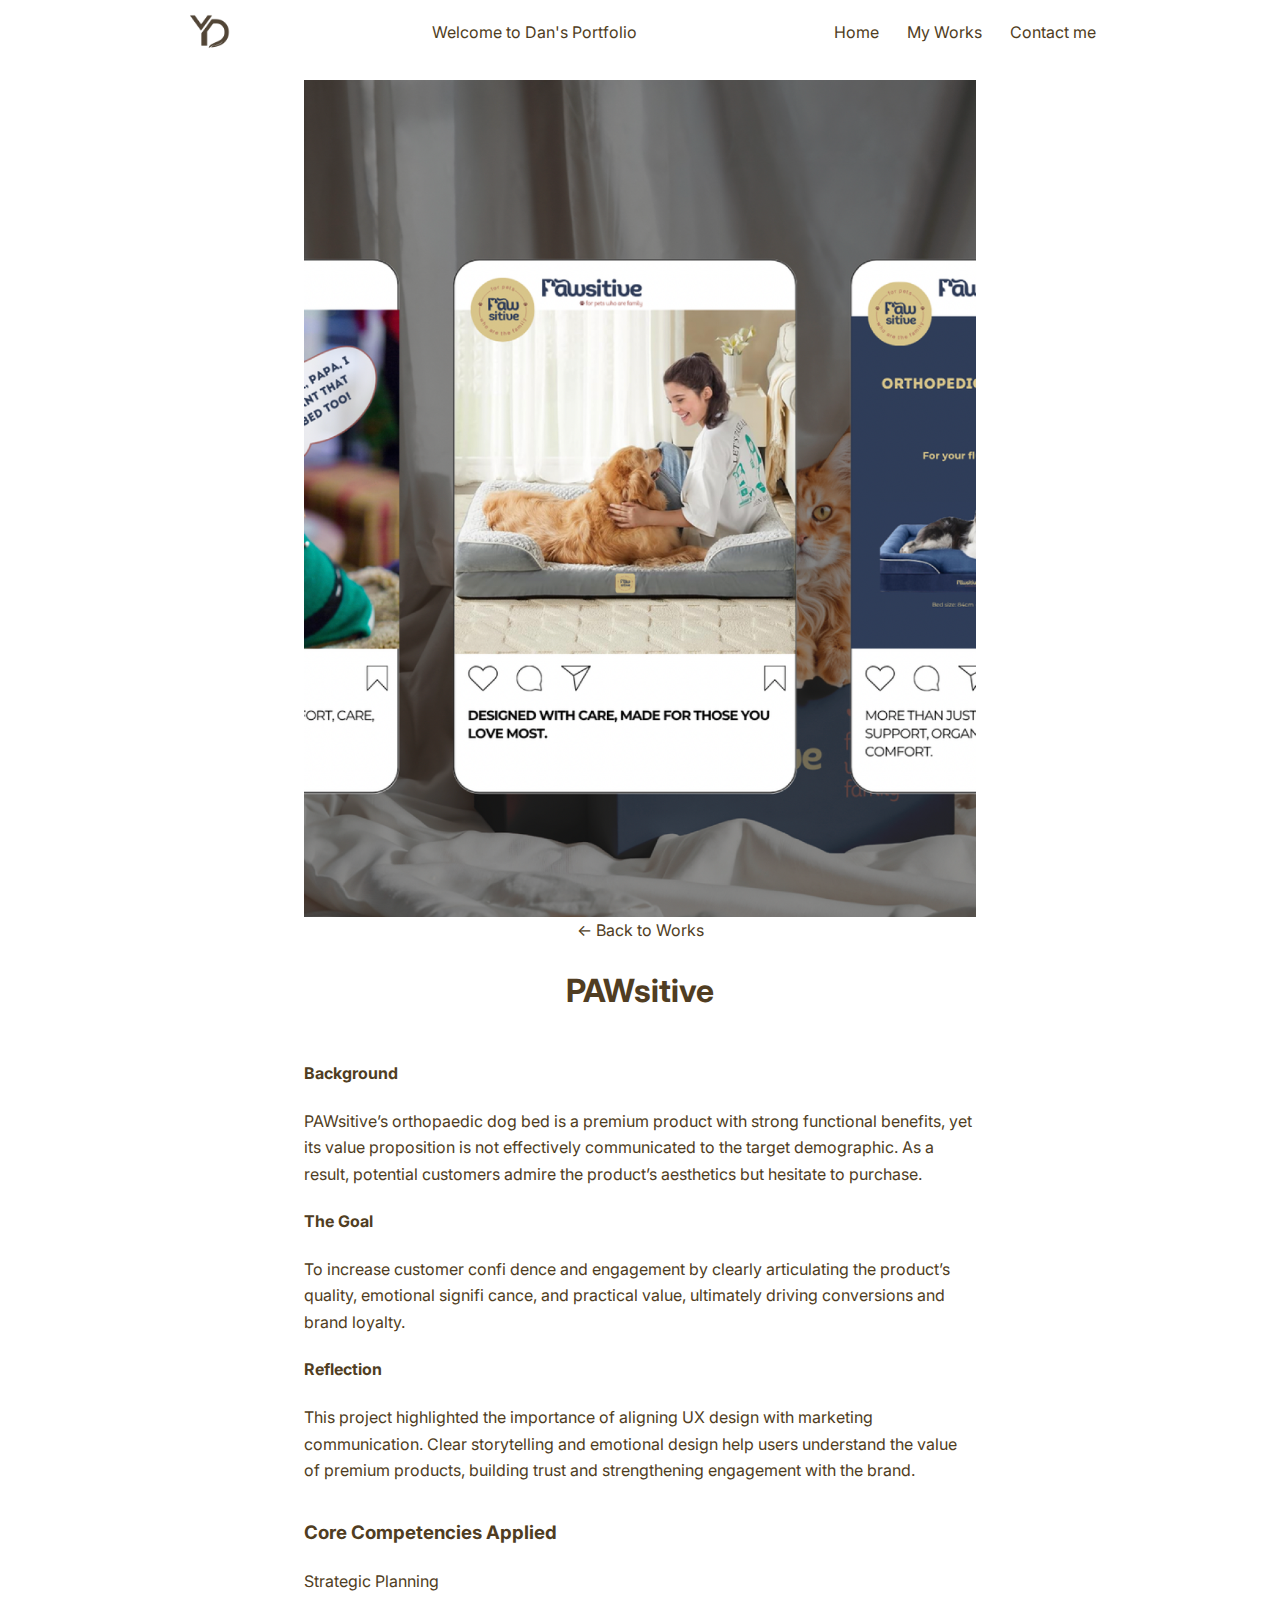
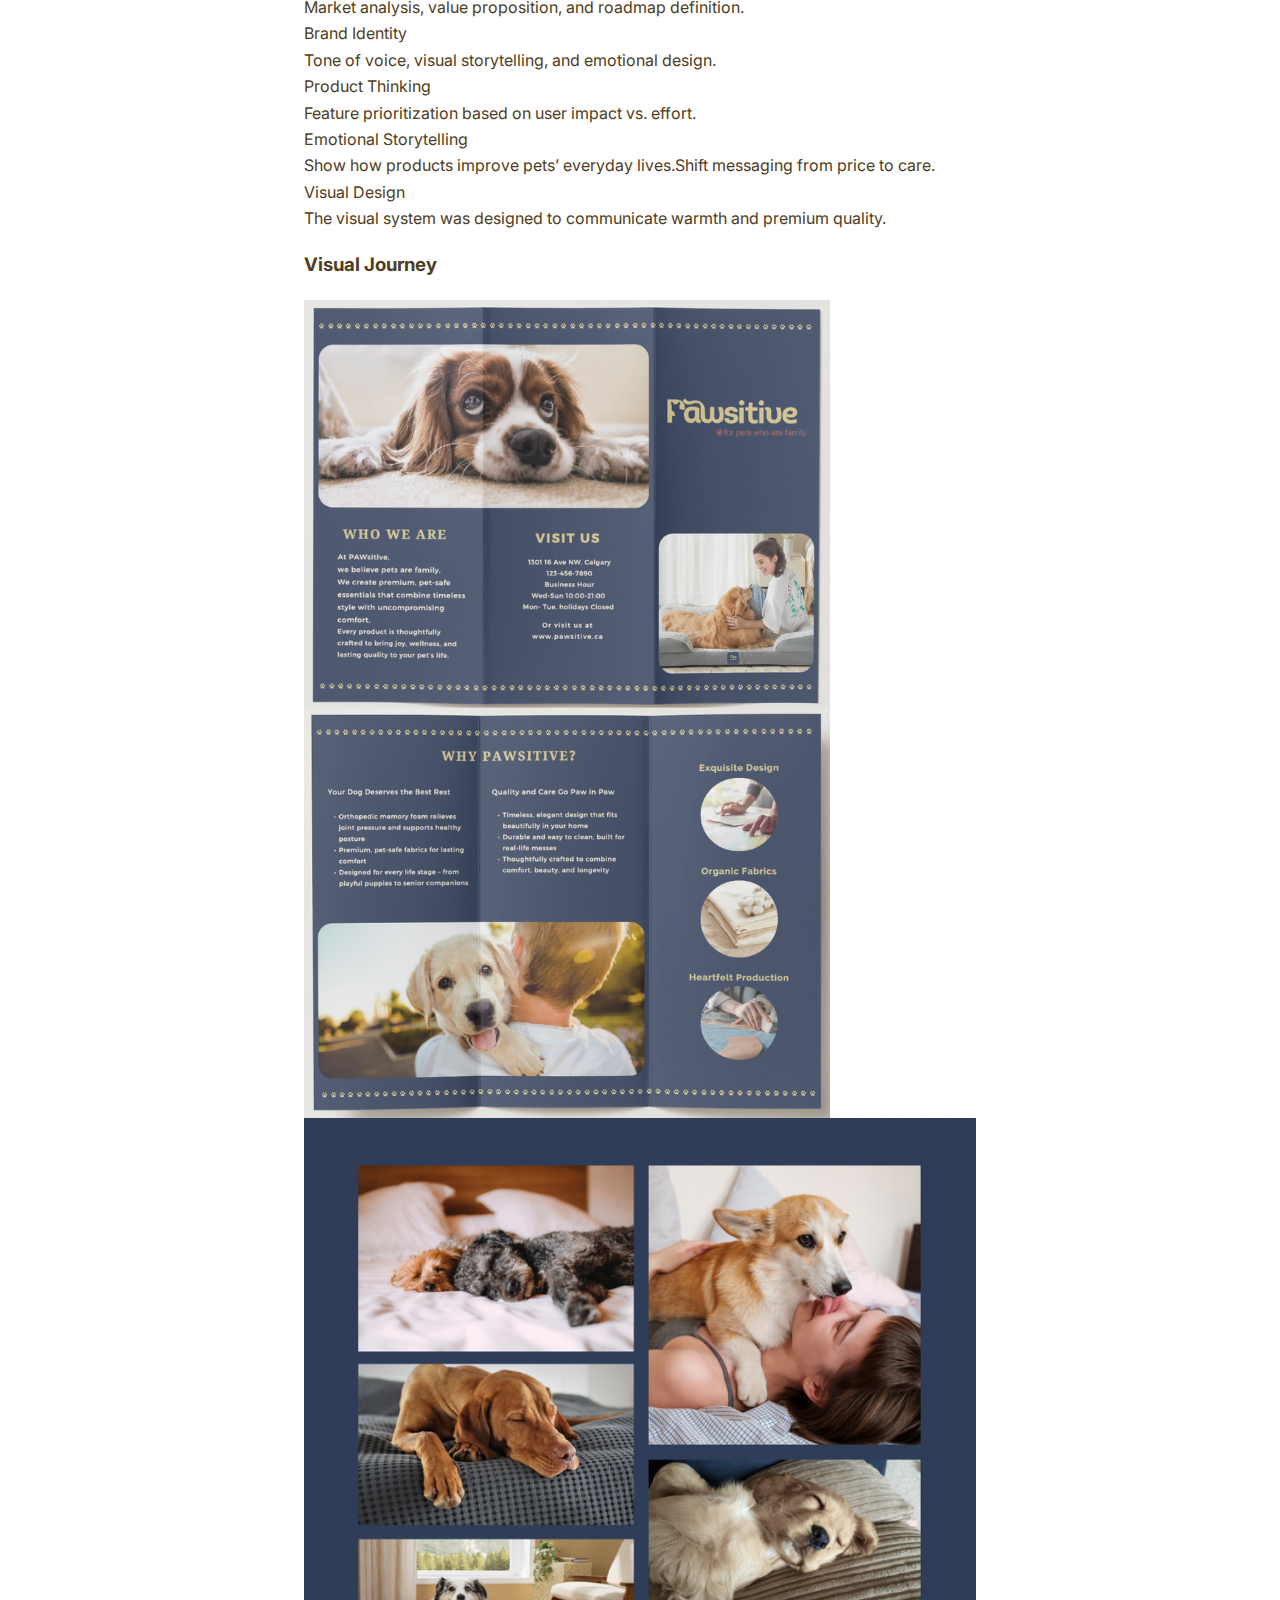
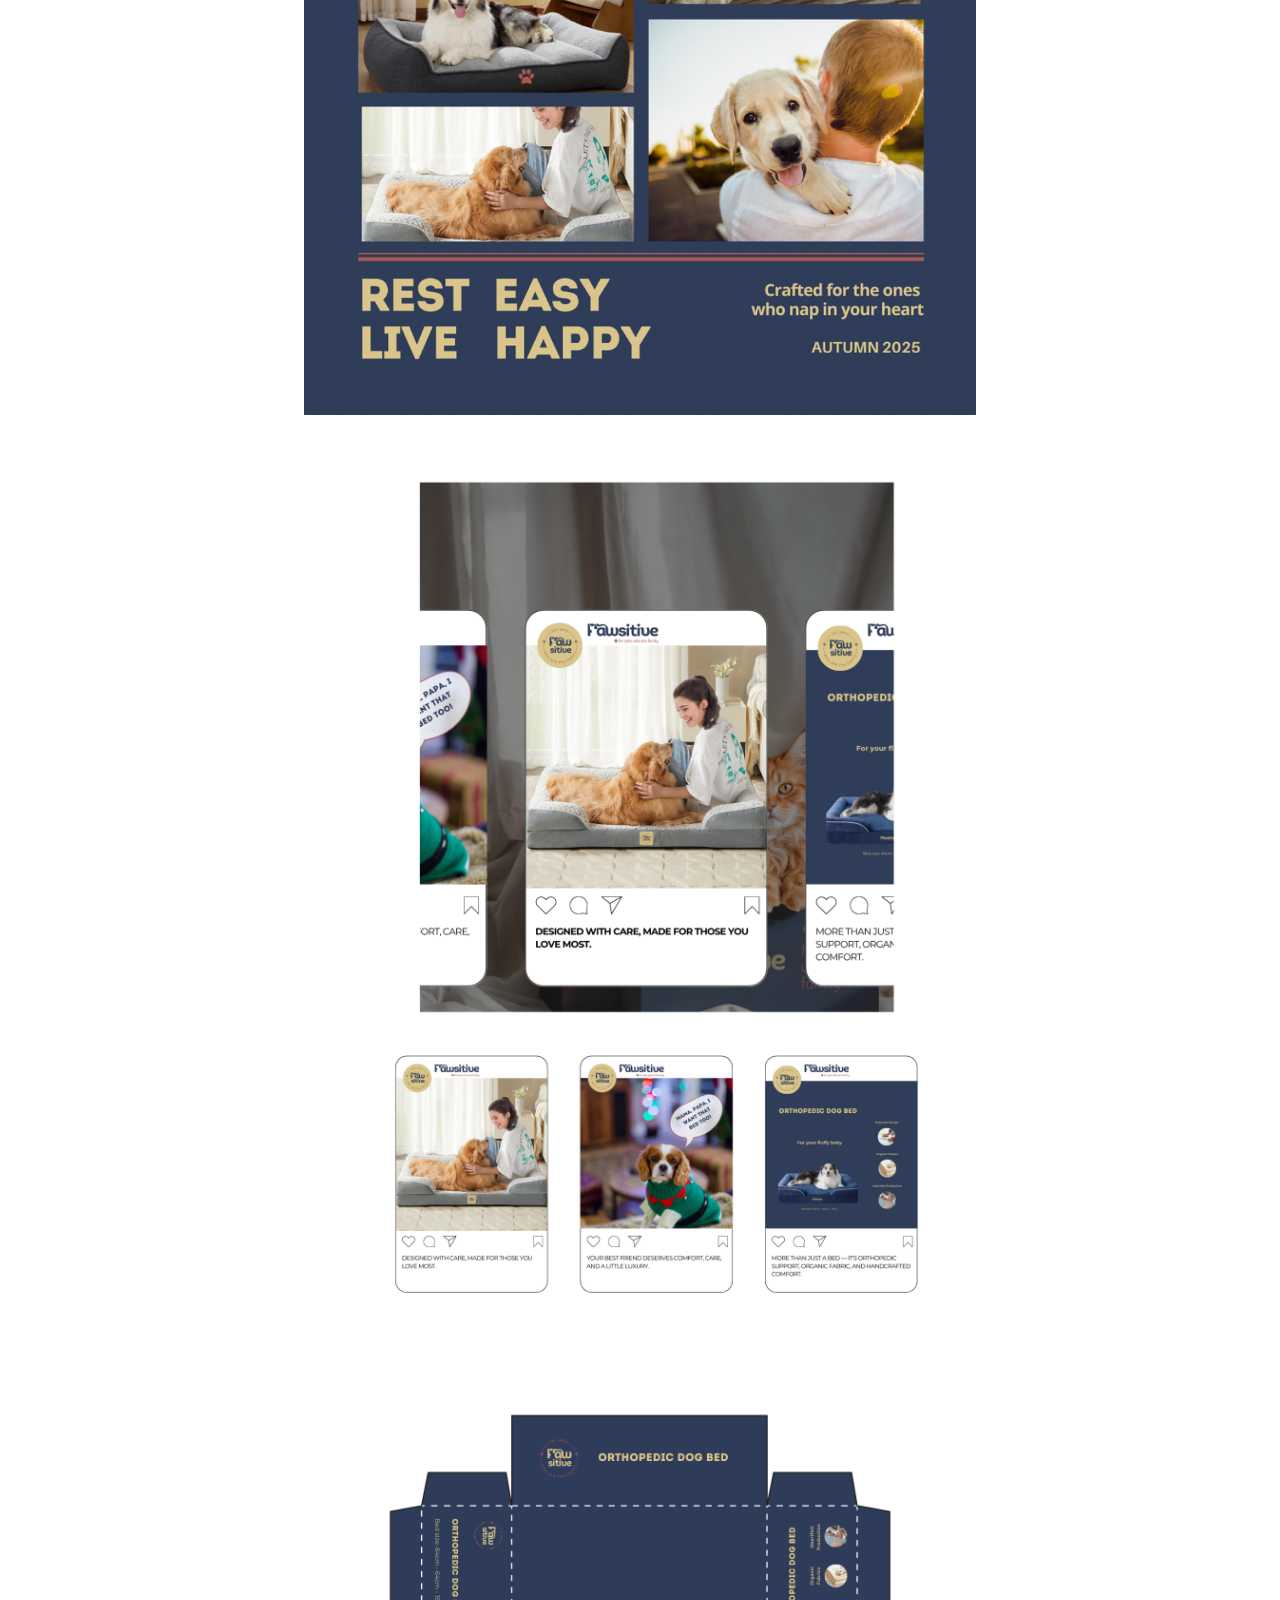
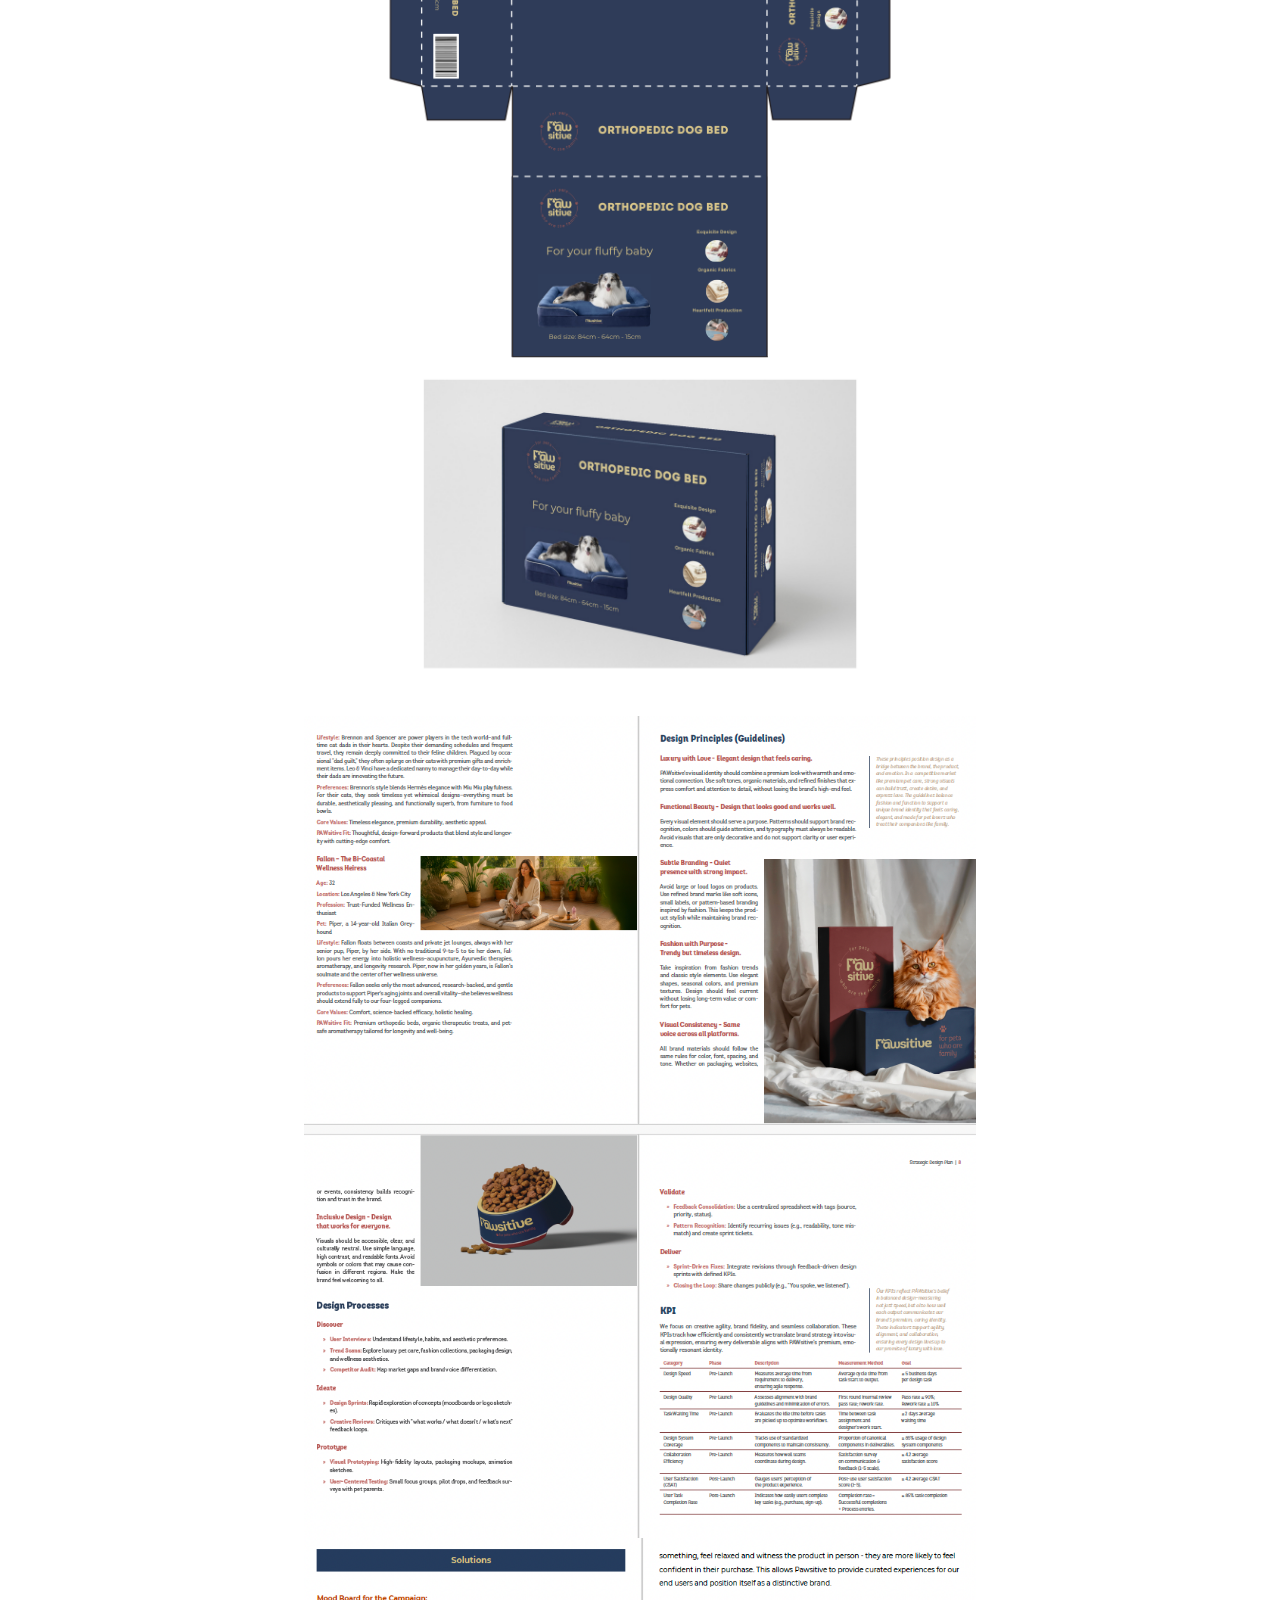
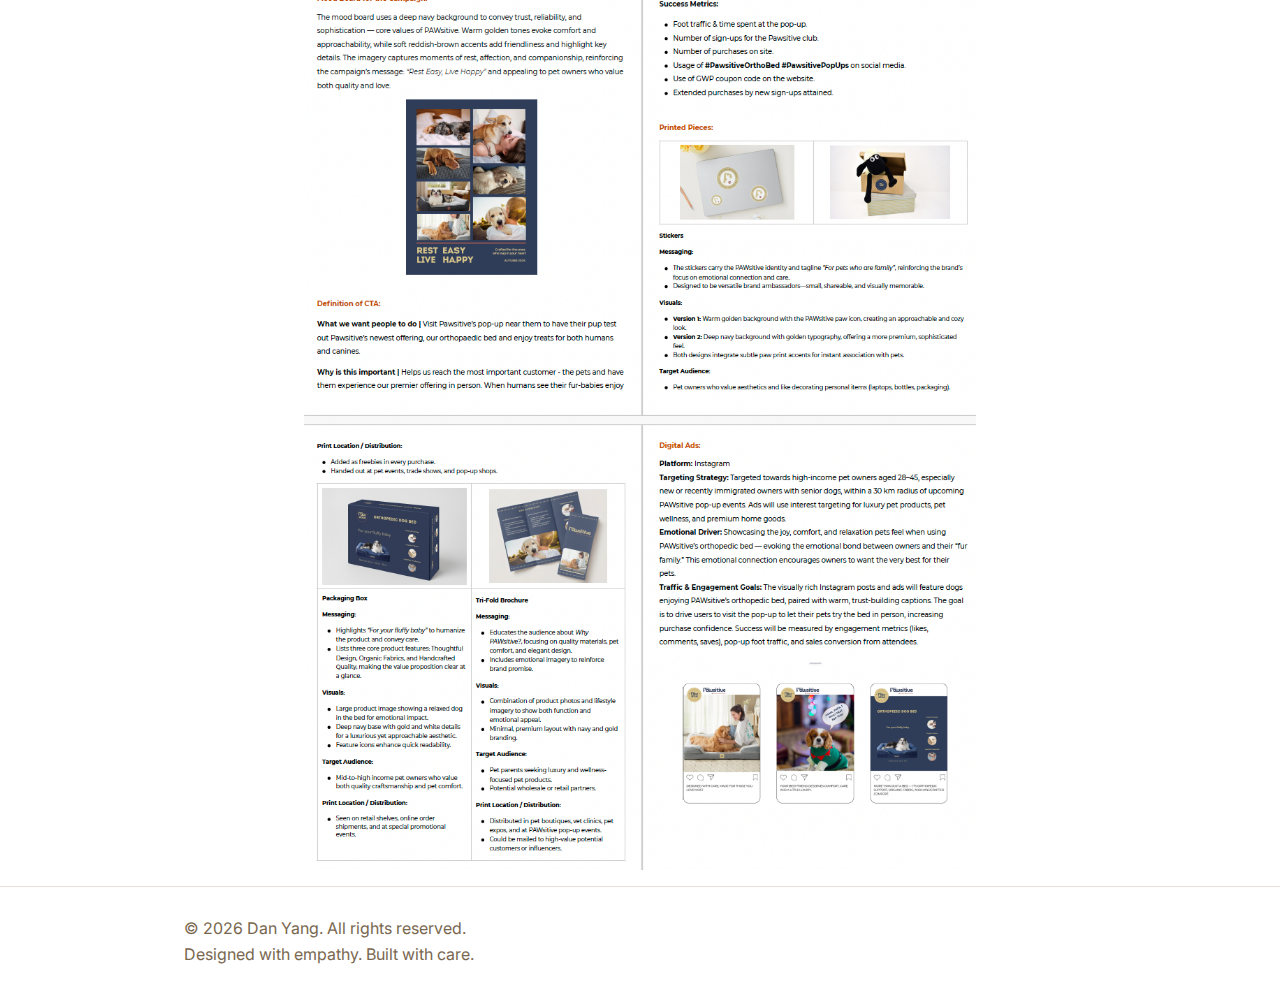
<file: pawsitive.html>
<!doctype html><html lang="en"><head>
  <!-- Google tag (gtag.js) -->
<script async src="https://www.googletagmanager.com/gtag/js?id=G-E94D1BX8N6"></script>
<script>
  window.dataLayer = window.dataLayer || [];
  function gtag(){dataLayer.push(arguments);}
  gtag('js', new Date());

  gtag('config', 'G-E94D1BX8N6');
</script>
    <meta charset="utf-8"><meta name="viewport" content="width=device-width,initial-scale=1">
    <title>Dan Yang — UX Portfolio</title>
    <link rel="preconnect" href="https://fonts.googleapis.com">
    <link rel="preconnect" href="https://fonts.gstatic.com" crossorigin>
    <link href="https://fonts.googleapis.com/css2?family=Cormorant+Garamond:wght@400;600;700&family=Inter:wght@300;400;500;600;700&display=swap" rel="stylesheet">
    <link rel="stylesheet" href="mystyle.css">
    <body>
      <header>
        <div class="container nav">
          <a class="brand" href="index.html"><img class="logo" src="images/mylogo.png" alt="Danyang logo"></a>
          <button class="menu-toggle" aria-expanded="false" aria-label="Toggle menu"><span class="menu-icon"></span></button>
          <p>Welcome to Dan's Portfolio </p>
          <nav class="nav-links" id="navLinks">
            <a class="nav-link" href="index.html">Home</a>
            <a class="nav-link" href="my works.html">My Works</a>
            <a class="nav-link" href="contact.html">Contact me</a>
          </nav>
        </div>
      </header>
    
    <main class="container section">
        <section class="project-hero">
            <div class="container hero-grid">
              <div class="hero-image">
                <img src="images/pawsitive00.png" alt="Project Cover">
              </div>
              <div class="hero-text">
                <nav class="breadcrumb"><a href="my works.html">← Back to Works</a></nav>
                <h1 class="project-title">PAWsitive</h1>
                <div class="project-meta">
                  <div class="meta-item">
                    <h4>Background</h4>
                    <p>PAWsitive’s orthopaedic dog bed is a premium product with strong functional benefits,
                        yet its value proposition is not effectively communicated to the target demographic. As a
                        result, potential customers admire the product’s aesthetics but hesitate to purchase.</p>
                  </div>
                  <div class="meta-item">
                    <h4>The Goal</h4>
                    <p>To increase customer confi dence and engagement by clearly articulating the product’s quality, emotional signifi cance, and practical value, ultimately driving conversions and brand loyalty.</p>
                  </div>
                  <div class="meta-item">
                    <h4>Reflection</h4>
                    <p>This project highlighted the importance of aligning UX design with marketing communication. Clear storytelling and emotional design help users understand the value of premium products, building trust and strengthening engagement with the brand.</p>

                    </div>
                </div>
              </div>
            </div>
          </section>
          
          <section class="project-skills-detailed">
            <div class="container">
              <h3 class="section-label">Core Competencies Applied</h3>
              
              <div class="skills-list-container">
                <div class="skill-row">
                  <div class="skill-name">Strategic Planning</div>
                  <div class="skill-desc">Market analysis, value proposition, and roadmap definition.</div>
                </div>
          
                <div class="skill-row">
                  <div class="skill-name">Brand Identity</div>
                  <div class="skill-desc">Tone of voice, visual storytelling, and emotional design.</div>
                </div>
          
                <div class="skill-row">
                  <div class="skill-name">Product Thinking</div>
                  <div class="skill-desc">Feature prioritization based on user impact vs. effort.</div>
                </div>
          
                <div class="skill-row">
                  <div class="skill-name">Emotional Storytelling</div>
                  <div class="skill-desc">Show how products improve pets’ everyday lives.Shift messaging from price to care.</div>
                </div>
          
                <div class="skill-row">
                  <div class="skill-name">Visual Design</div>
                  <div class="skill-desc">The visual system was designed to communicate warmth and premium quality.</div>
                </div>
        
              </div>
            </div>
          </section>
          
          <section class="project-gallery">
            <div class="container">
              <h3 class="section-label">Visual Journey</h3>
              <div class="gallery-grid">
                <div class="gallery-item"><img src="images/pawsitive01.png" alt="Process 1"></div>
                <div class="gallery-item"><img src="images/pawsitive02.png" alt="Process 2"></div>
                <div class="gallery-item"><img src="images/pawsitive03.png" alt="Process 3"></div>
                <div class="gallery-item"><img src="images/pawsitive04.png" alt="Process 4"></div>
                <div class="gallery-item"><img src="images/pawsitive06.png" alt="Process 3"></div>
                <div class="gallery-item"><img src="images/pawsitive05.png" alt="Process 4"></div>
        
                </div>
            </div>
          </section>

      </main>
    
      <footer class="site-footer">
        <div class="container">
          <div class="footer-bottom">
            <div class="footer-copy">© 2026 Dan Yang. All rights reserved.</div>
            <div class="footer-tagline">Designed with empathy. Built with care.</div>
          </div>
        </div>
      </footer>
  
      <script src="script.js"></script>
      </body></html>
</file>
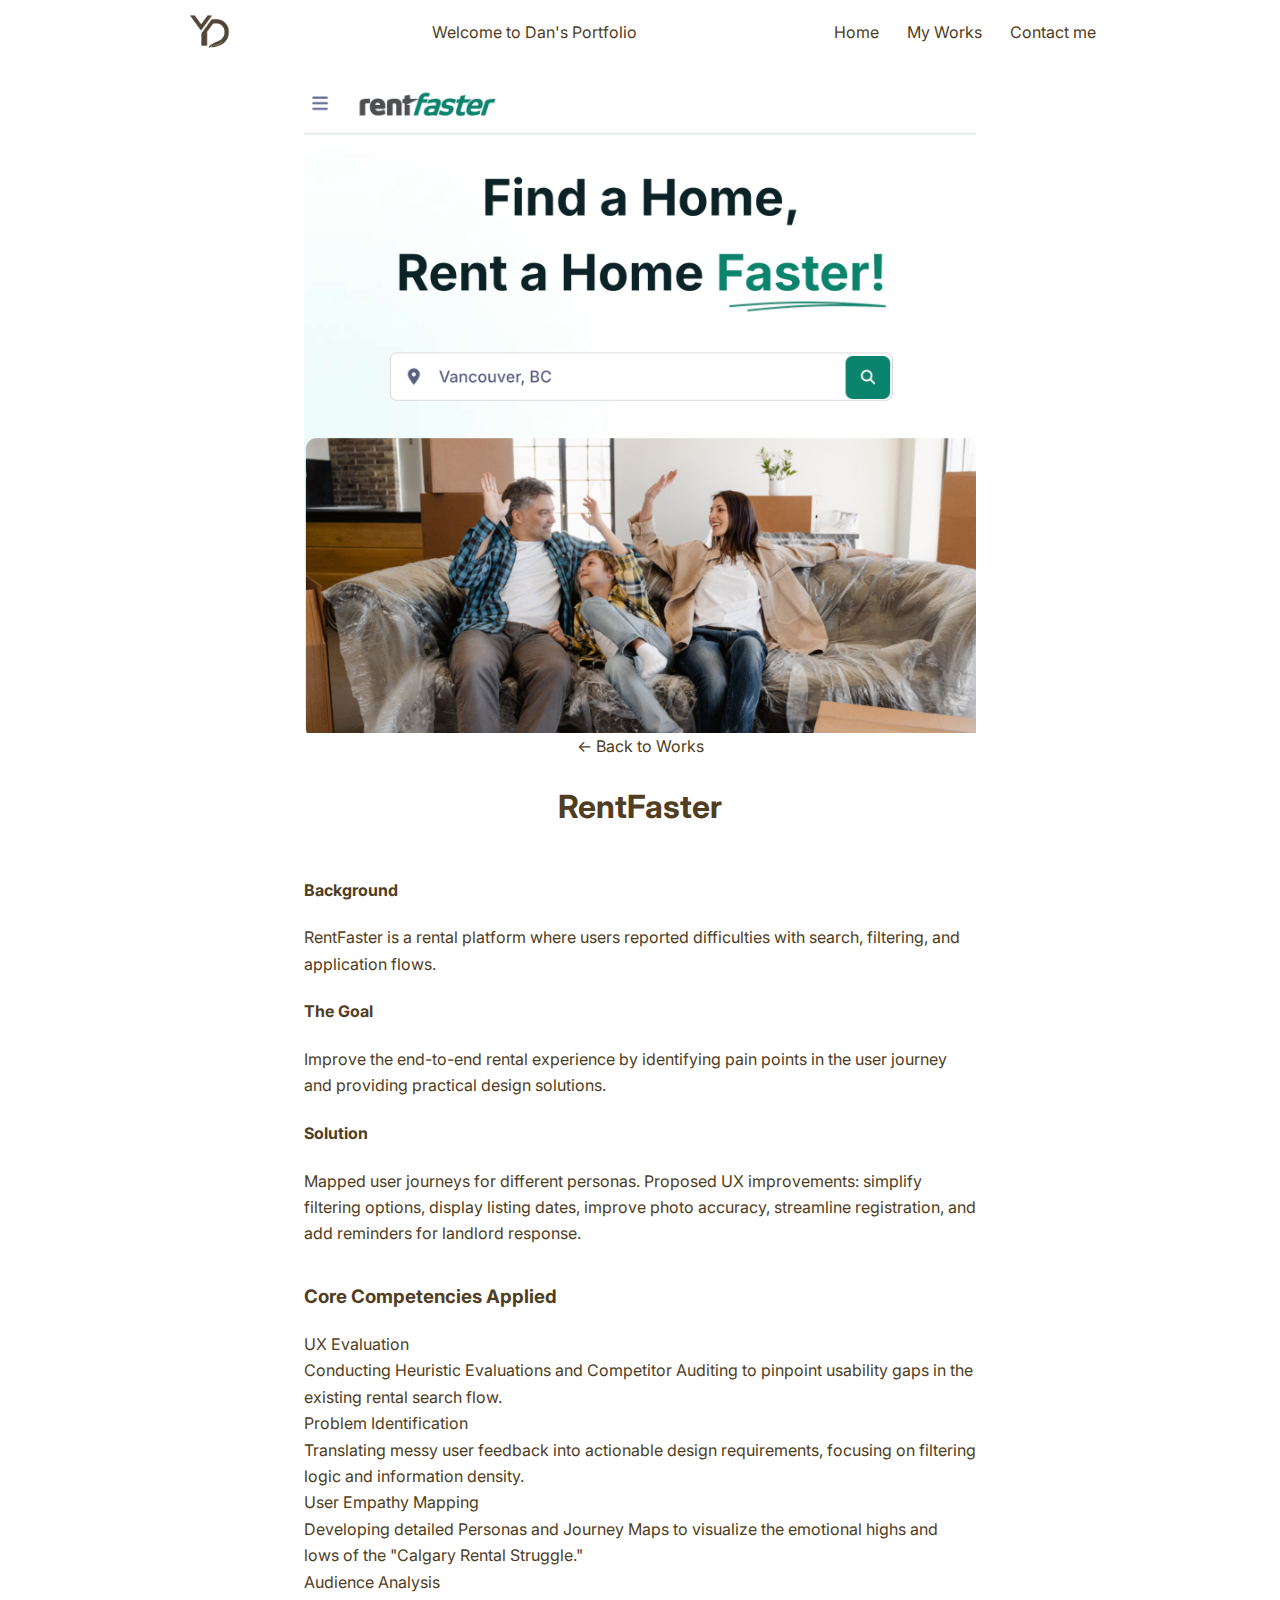
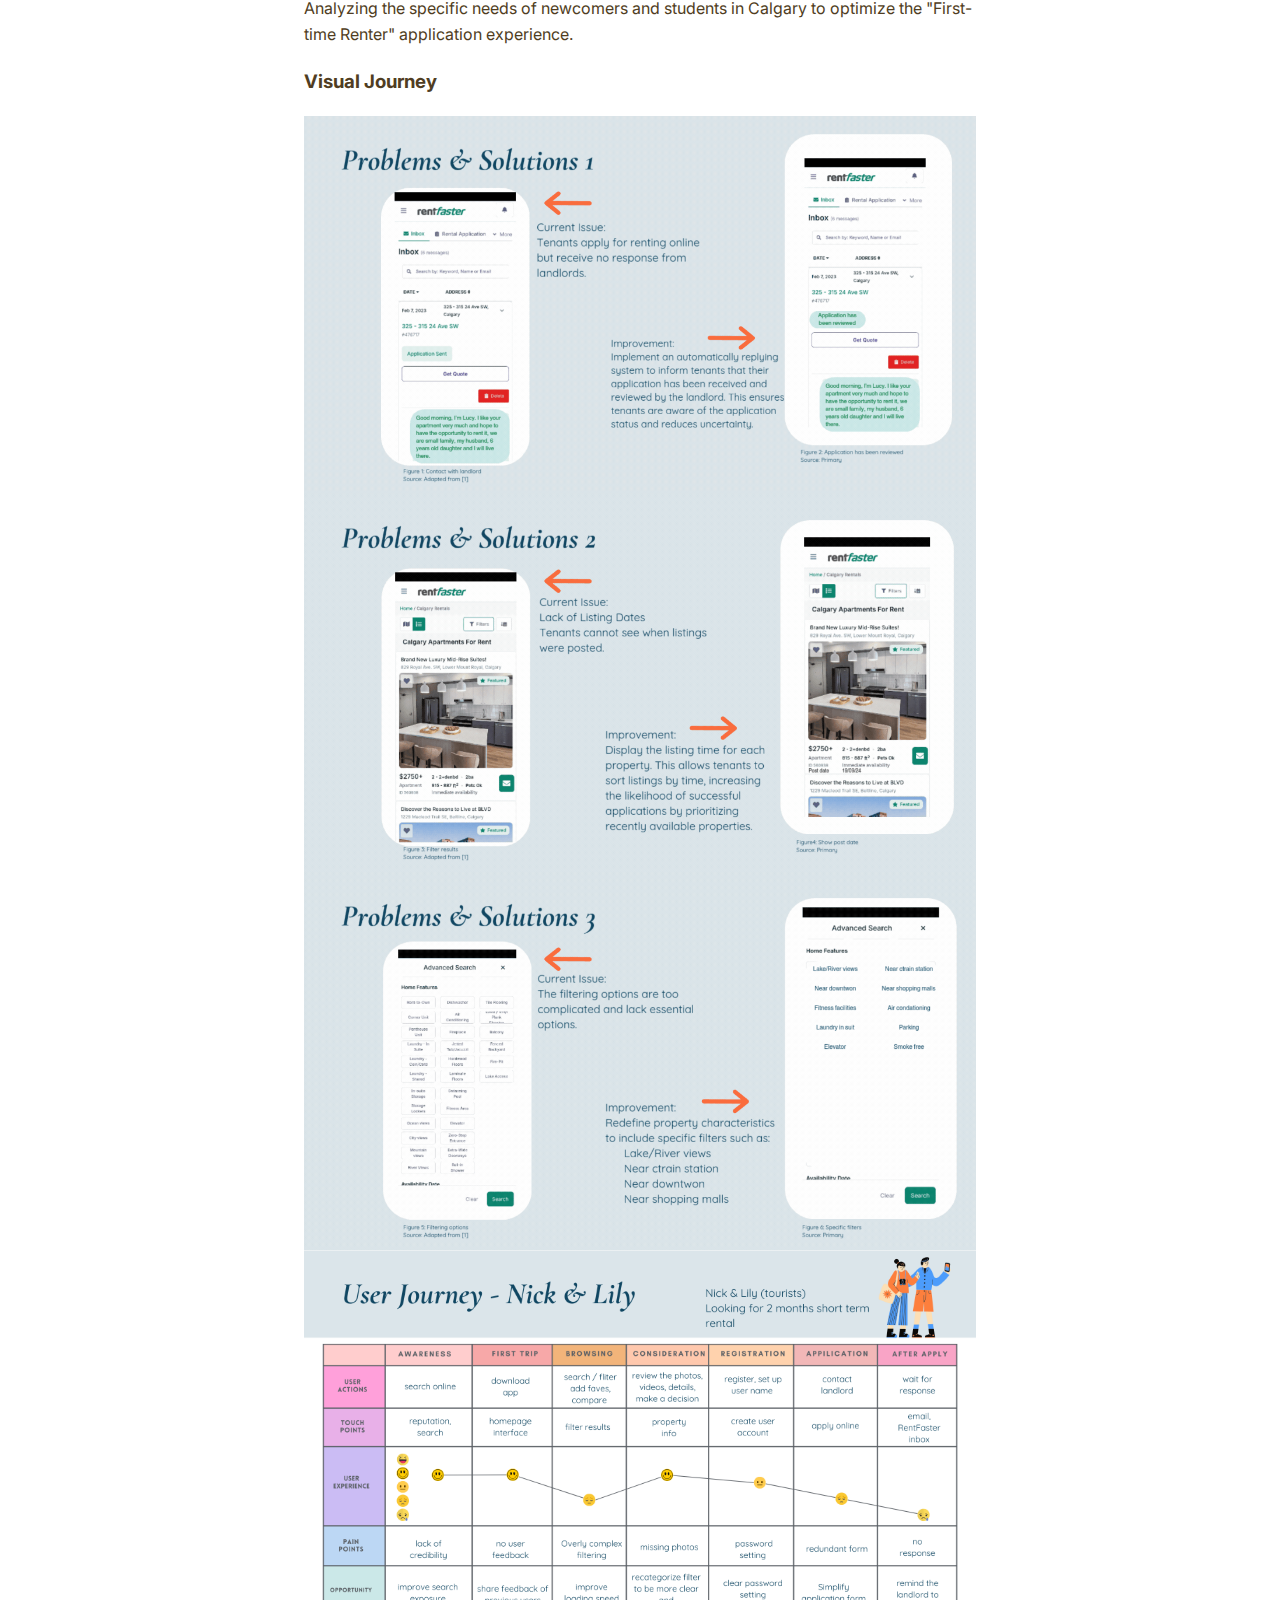
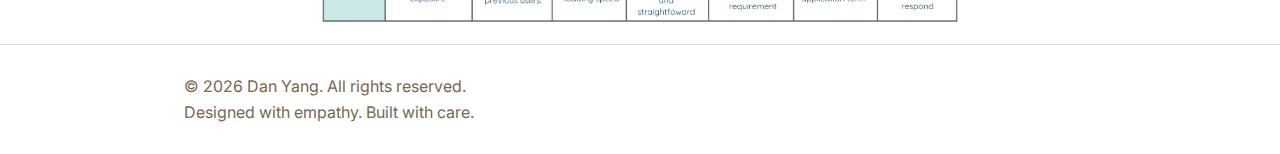
<file: rentfaster.html>
<!doctype html><html lang="en"><head>
  <!-- Google tag (gtag.js) -->
<script async src="https://www.googletagmanager.com/gtag/js?id=G-E94D1BX8N6"></script>
<script>
  window.dataLayer = window.dataLayer || [];
  function gtag(){dataLayer.push(arguments);}
  gtag('js', new Date());

  gtag('config', 'G-E94D1BX8N6');
</script>
  <meta charset="utf-8"><meta name="viewport" content="width=device-width,initial-scale=1">
  <title>Dan Yang — UX Portfolio</title>
  <link rel="preconnect" href="https://fonts.googleapis.com">
  <link rel="preconnect" href="https://fonts.gstatic.com" crossorigin>
  <link href="https://fonts.googleapis.com/css2?family=Cormorant+Garamond:wght@400;600;700&family=Inter:wght@300;400;500;600;700&display=swap" rel="stylesheet">
  <link rel="stylesheet" href="mystyle.css">
  <body>
    <header>
      <div class="container nav">
        <a class="brand" href="index.html"><img class="logo" src="images/mylogo.png" alt="Danyang logo"></a>
        <button class="menu-toggle" aria-expanded="false" aria-label="Toggle menu"><span class="menu-icon"></span></button>
        <p>Welcome to Dan's Portfolio </p>
        <nav class="nav-links" id="navLinks">
          <a class="nav-link" href="index.html">Home</a>
          <a class="nav-link" href="my works.html">My Works</a>
          <a class="nav-link" href="contact.html">Contact me</a>
        </nav>
      </div>
    </header>
  

  <!-- Main content -->
  <main class="container section">
    <section class="project-hero">
        <div class="container hero-grid">
          <div class="hero-image">
            <img src="images/rentfaster 0.png" alt="RentFaster image" />
          </div>
          <div class="hero-text">
            <nav class="breadcrumb"><a href="my works.html">← Back to Works</a></nav>
            <h1 class="project-title">RentFaster</h1>
            <div class="project-meta">
              <div class="meta-item">
                <h4>Background</h4>
                <p>RentFaster is a rental platform where users reported difficulties with search, filtering, and application flows.</p>
              </div>
              <div class="meta-item">
                <h4>The Goal</h4>
                <p>Improve the end-to-end rental experience by identifying pain points in the user journey and providing practical design solutions.</p>
              </div>
              <div class="meta-item">
                <h4>Solution</h4>
                <p>Mapped user journeys for different personas. Proposed UX improvements: simplify filtering options, display listing dates, improve photo accuracy, streamline registration, and add reminders for landlord response.</p>

                </div>
            </div>
          </div>
        </div>
      </section>

      <section class="project-skills-detailed">
        <div class="container">
          <h3 class="section-label">Core Competencies Applied</h3>
          <div class="skills-list-container">
            <div class="skill-row">
              <div class="skill-name">UX Evaluation</div>
              <div class="skill-desc">Conducting Heuristic Evaluations and Competitor Auditing to pinpoint usability gaps in the existing rental search flow.</div>
            </div>
          
            <div class="skill-row">
              <div class="skill-name">Problem Identification</div>
              <div class="skill-desc">Translating messy user feedback into actionable design requirements, focusing on filtering logic and information density.</div>
            </div>
          
            <div class="skill-row">
              <div class="skill-name">User Empathy Mapping</div>
              <div class="skill-desc">Developing detailed Personas and Journey Maps to visualize the emotional highs and lows of the "Calgary Rental Struggle."</div>
            </div>
            
            <div class="skill-row">
              <div class="skill-name">Audience Analysis</div>
              <div class="skill-desc">Analyzing the specific needs of newcomers and students in Calgary to optimize the "First-time Renter" application experience.</div>
            </div>
          </div>
    
          </div>
        </div>
      </section>
      
      <section class="project-gallery">
        <div class="container">
          <h3 class="section-label">Visual Journey</h3>
          <div class="gallery-grid">
            <div class="gallery-item"><img src="images/rent1.gif" alt="Process 1"></div>
            <div class="gallery-item"><img src="images/rent2.gif" alt="Process 2"></div>
            <div class="gallery-item"><img src="images/rent3.gif" alt="Process 3"></div>
            <div class="gallery-item"><img src="images/rent4.png" alt="Process 3"></div>
          

          </div>
        </div>
      </section>

  </main>

  <footer class="site-footer">
    <div class="container">
      <div class="footer-bottom">
        <div class="footer-copy">© 2026 Dan Yang. All rights reserved.</div>
        <div class="footer-tagline">Designed with empathy. Built with care.</div>
      </div>
    </div>
  </footer>

  <script src="script.js"></script>
  

  </body></html>
</file>
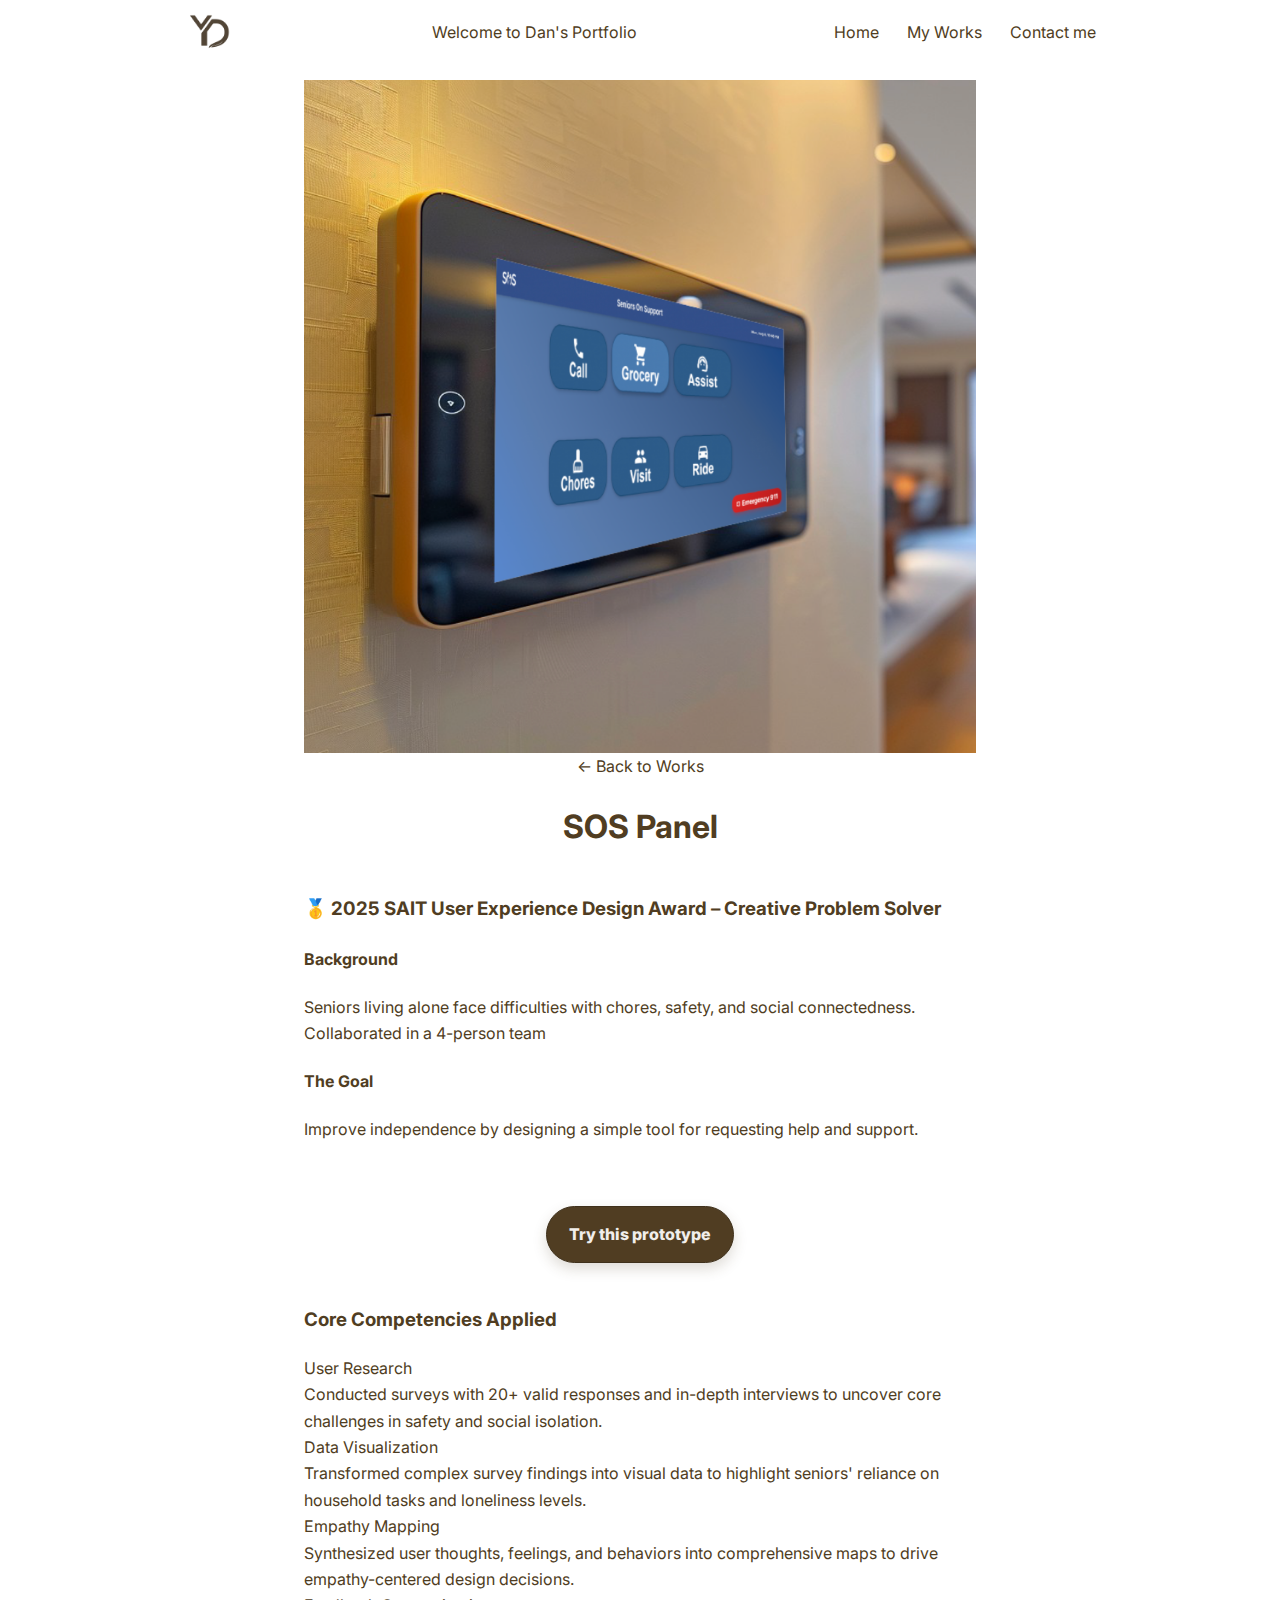
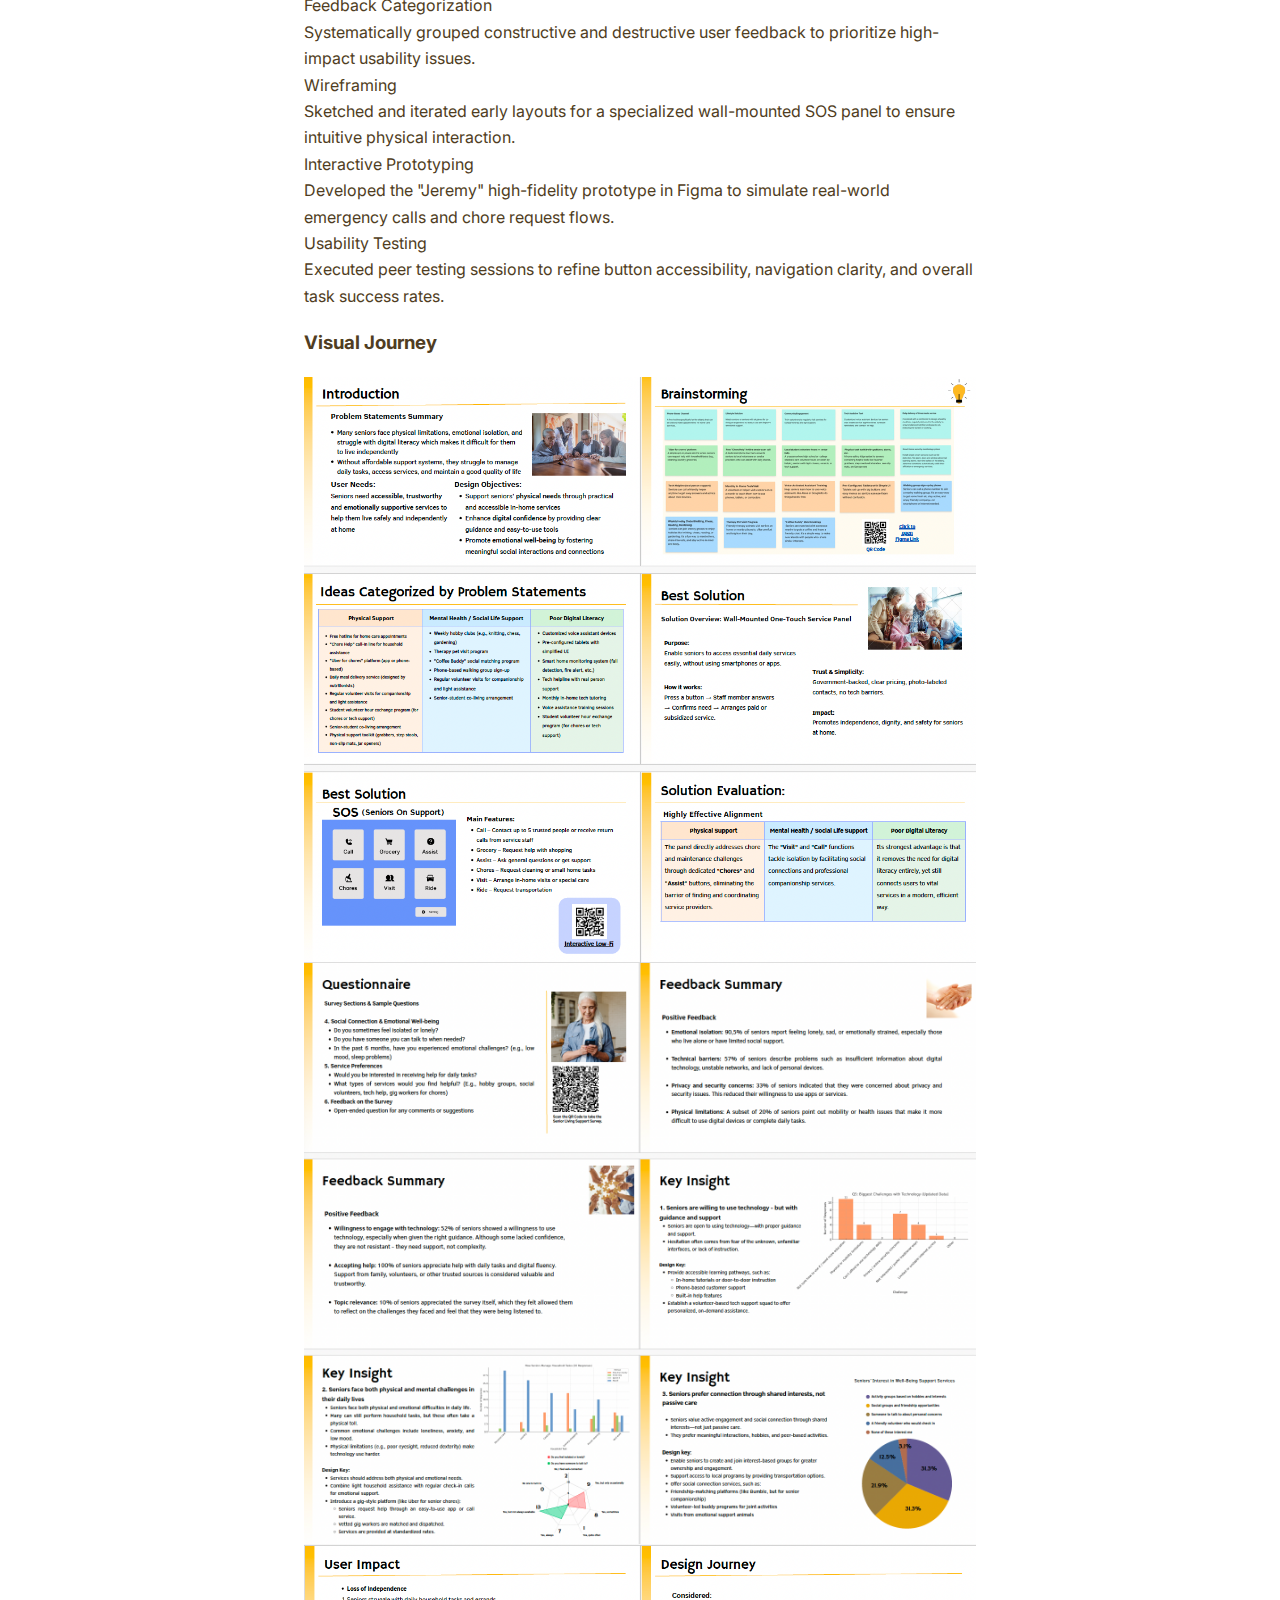
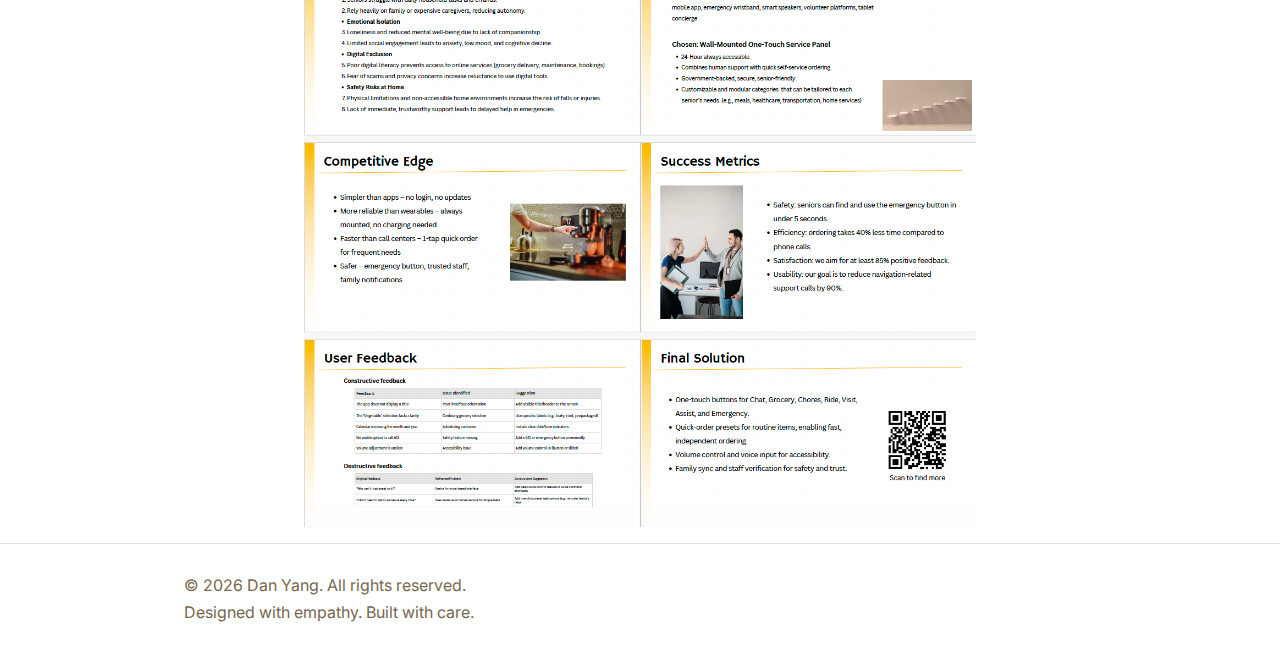
<file: senior.html>
<!doctype html><html lang="en"><head>
  <!-- Google tag (gtag.js) -->
<script async src="https://www.googletagmanager.com/gtag/js?id=G-E94D1BX8N6"></script>
<script>
  window.dataLayer = window.dataLayer || [];
  function gtag(){dataLayer.push(arguments);}
  gtag('js', new Date());

  gtag('config', 'G-E94D1BX8N6');
</script>

  <meta charset="utf-8"><meta name="viewport" content="width=device-width,initial-scale=1">
  <title>Dan Yang — Portfolio</title>
  <link rel="preconnect" href="https://fonts.googleapis.com">
  <link rel="preconnect" href="https://fonts.gstatic.com" crossorigin>
  <link href="https://fonts.googleapis.com/css2?family=Cormorant+Garamond:wght@400;600;700&family=Inter:wght@300;400;500;600;700&display=swap" rel="stylesheet">
  <link rel="stylesheet" href="mystyle.css">
  <body>
    <header>
      <div class="container nav">
        <a class="brand" href="index.html"><img class="logo" src="images/mylogo.png" alt="Danyang logo"></a>
        <button class="menu-toggle" aria-expanded="false" aria-label="Toggle menu"><span class="menu-icon"></span></button>
        <p>Welcome to Dan's Portfolio </p>
        <nav class="nav-links" id="navLinks">
          <a class="nav-link" href="index.html">Home</a>
          <a class="nav-link" href="my works.html">My Works</a>
          <a class="nav-link" href="contact.html">Contact me</a>
        </nav>
      </div>
    </header>
  
    <main class="container section">

      <section class="project-hero">
          <div class="container hero-grid">
            <div class="hero-image">
              <img src="images/senior 1.png" alt="Senior chore share design" />
            </div>
            
            <div class="hero-text">
              <nav class="breadcrumb"><a href="my works.html">← Back to Works</a></nav>
              <h1 class="project-title">SOS Panel</h1>
              <div class="project-meta">
                <div class="meta-item">
                  <h3>🥇 2025 SAIT User Experience Design Award – Creative Problem Solver</h3>

                  <h4>Background</h4>
                  <p>Seniors living alone face difficulties with chores, safety, and social connectedness. Collaborated in a 4-person team</p>

                  </div>
                <div class="meta-item">
                  <h4>The Goal</h4>
                  <p>Improve independence by designing a simple tool for requesting help and support.</p>
                </div>
                
              </div>
            </div>
          </div>
          <div class="prototype-btn-wrapper">
            <a class="btn prototype-btn" href="https://jer-webdesign.github.io/SOS/index.html" target="_blank" rel="noopener">
              Try this prototype
            </a>
          </div>
        </section>


        <section class="project-skills-detailed">
          <div class="container">
            <h3 class="section-label">Core Competencies Applied</h3>
                  
        <div class="skills-list-container">
         
            <div class="skill-row">
              <div class="skill-name">User Research</div>
              <div class="skill-desc">Conducted surveys with 20+ valid responses and in-depth interviews to uncover core challenges in safety and social isolation.</div>
            </div>
          
            <div class="skill-row">
              <div class="skill-name">Data Visualization</div>
              <div class="skill-desc">Transformed complex survey findings into visual data to highlight seniors' reliance on household tasks and loneliness levels.</div>
            </div>
          
            <div class="skill-row">
              <div class="skill-name">Empathy Mapping</div>
              <div class="skill-desc">Synthesized user thoughts, feelings, and behaviors into comprehensive maps to drive empathy-centered design decisions.</div>
            </div>
          
            <div class="skill-row">
              <div class="skill-name">Feedback Categorization</div>
              <div class="skill-desc">Systematically grouped constructive and destructive user feedback to prioritize high-impact usability issues.</div>
            </div>
          
            <div class="skill-row">
              <div class="skill-name">Wireframing</div>
              <div class="skill-desc">Sketched and iterated early layouts for a specialized wall-mounted SOS panel to ensure intuitive physical interaction.</div>
            </div>
          
            <div class="skill-row">
              <div class="skill-name">Interactive Prototyping</div>
              <div class="skill-desc">Developed the "Jeremy" high-fidelity prototype in Figma to simulate real-world emergency calls and chore request flows.</div>
            </div>
          
            <div class="skill-row">
              <div class="skill-name">Usability Testing</div>
              <div class="skill-desc">Executed peer testing sessions to refine button accessibility, navigation clarity, and overall task success rates.</div>
            </div>
         
    </div>
  </div>
</section>

<section class="project-gallery">
  <div class="container">
    <h3 class="section-label">Visual Journey</h3>
    <div class="gallery-grid">
      <div class="gallery-item"><img src="images/senior1.png" alt="sos style"></div>
      <div class="gallery-item"><img src="images/senior2.png" alt="sos mockups"></div>
      <div class="gallery-item"><img src="images/senior3.png" alt="sos mockup"></div>

      </div>
  </div>
</section>

</main>

<footer class="site-footer">
<div class="container">
<div class="footer-bottom">
  <div class="footer-copy">© 2026 Dan Yang. All rights reserved.</div>
  <div class="footer-tagline">Designed with empathy. Built with care.</div>
</div>
</div>
</footer>

<script src="script.js"></script>
</body></html>
</file>
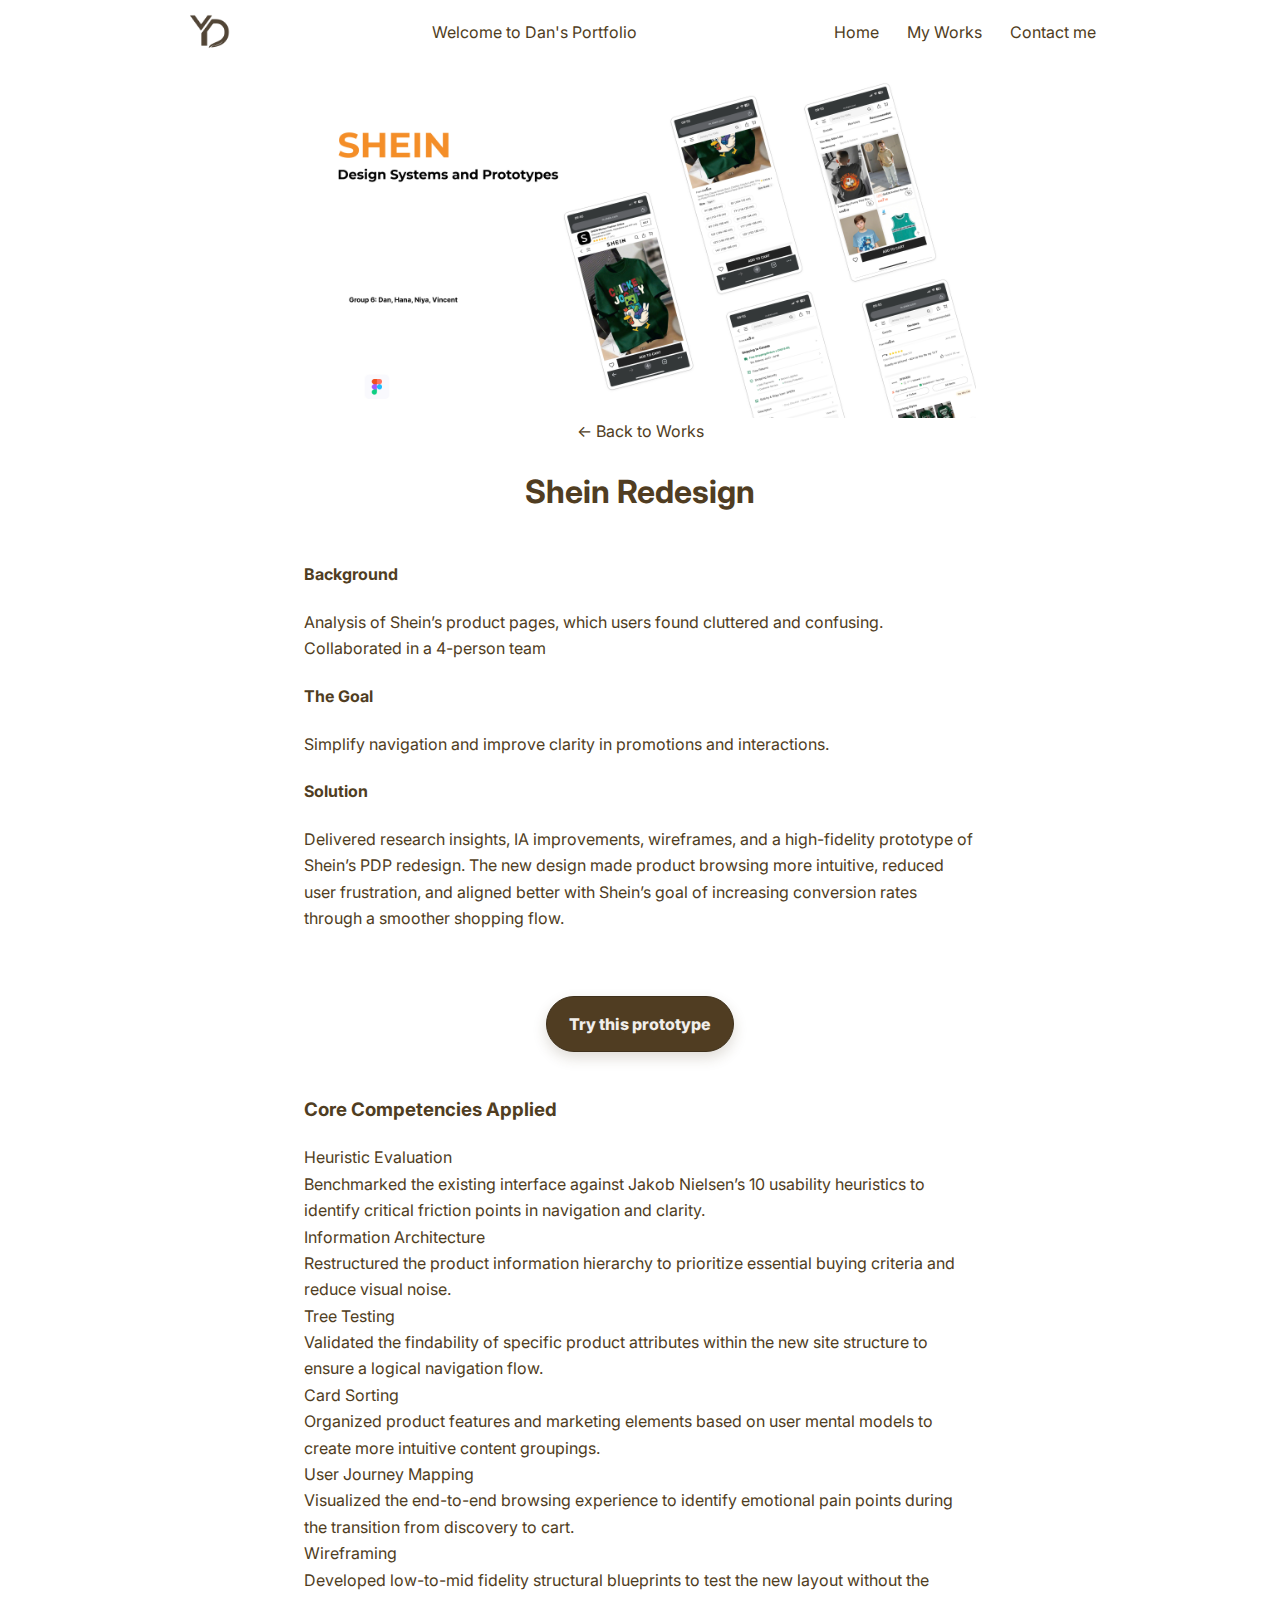
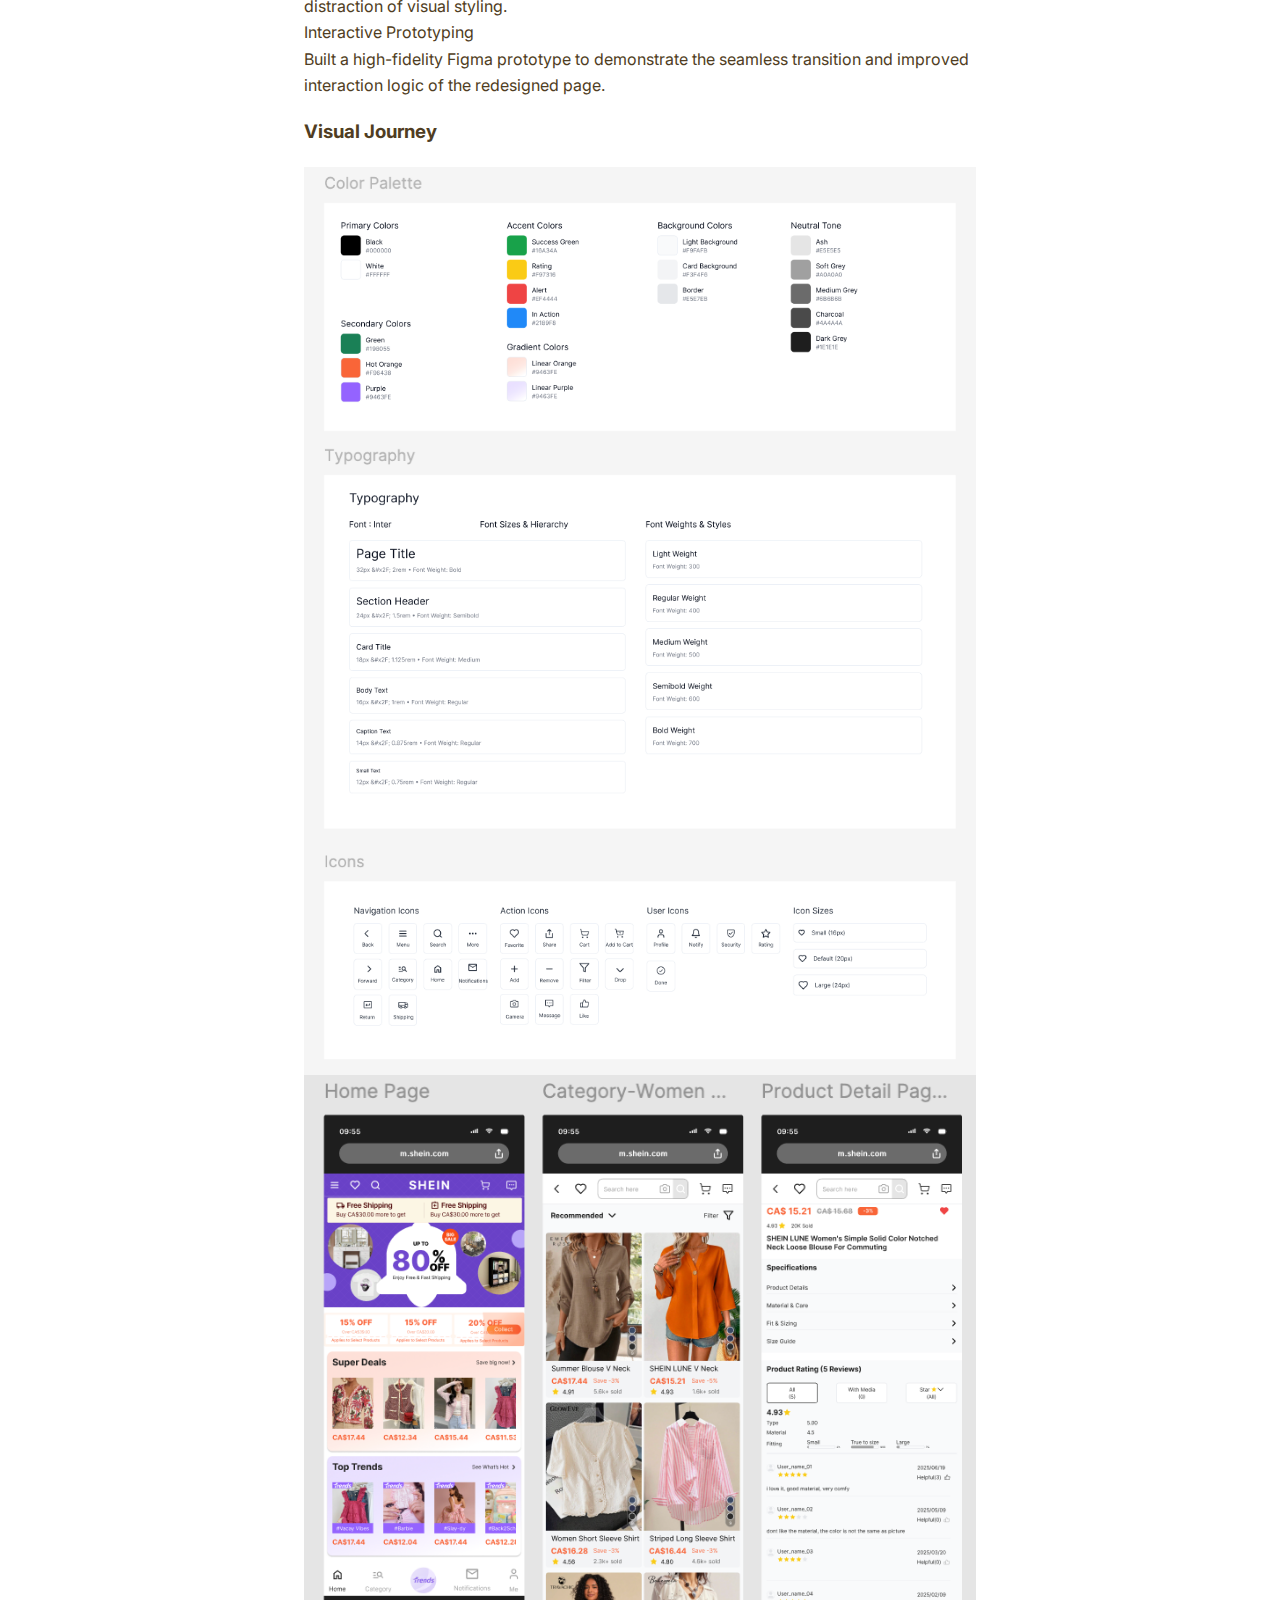
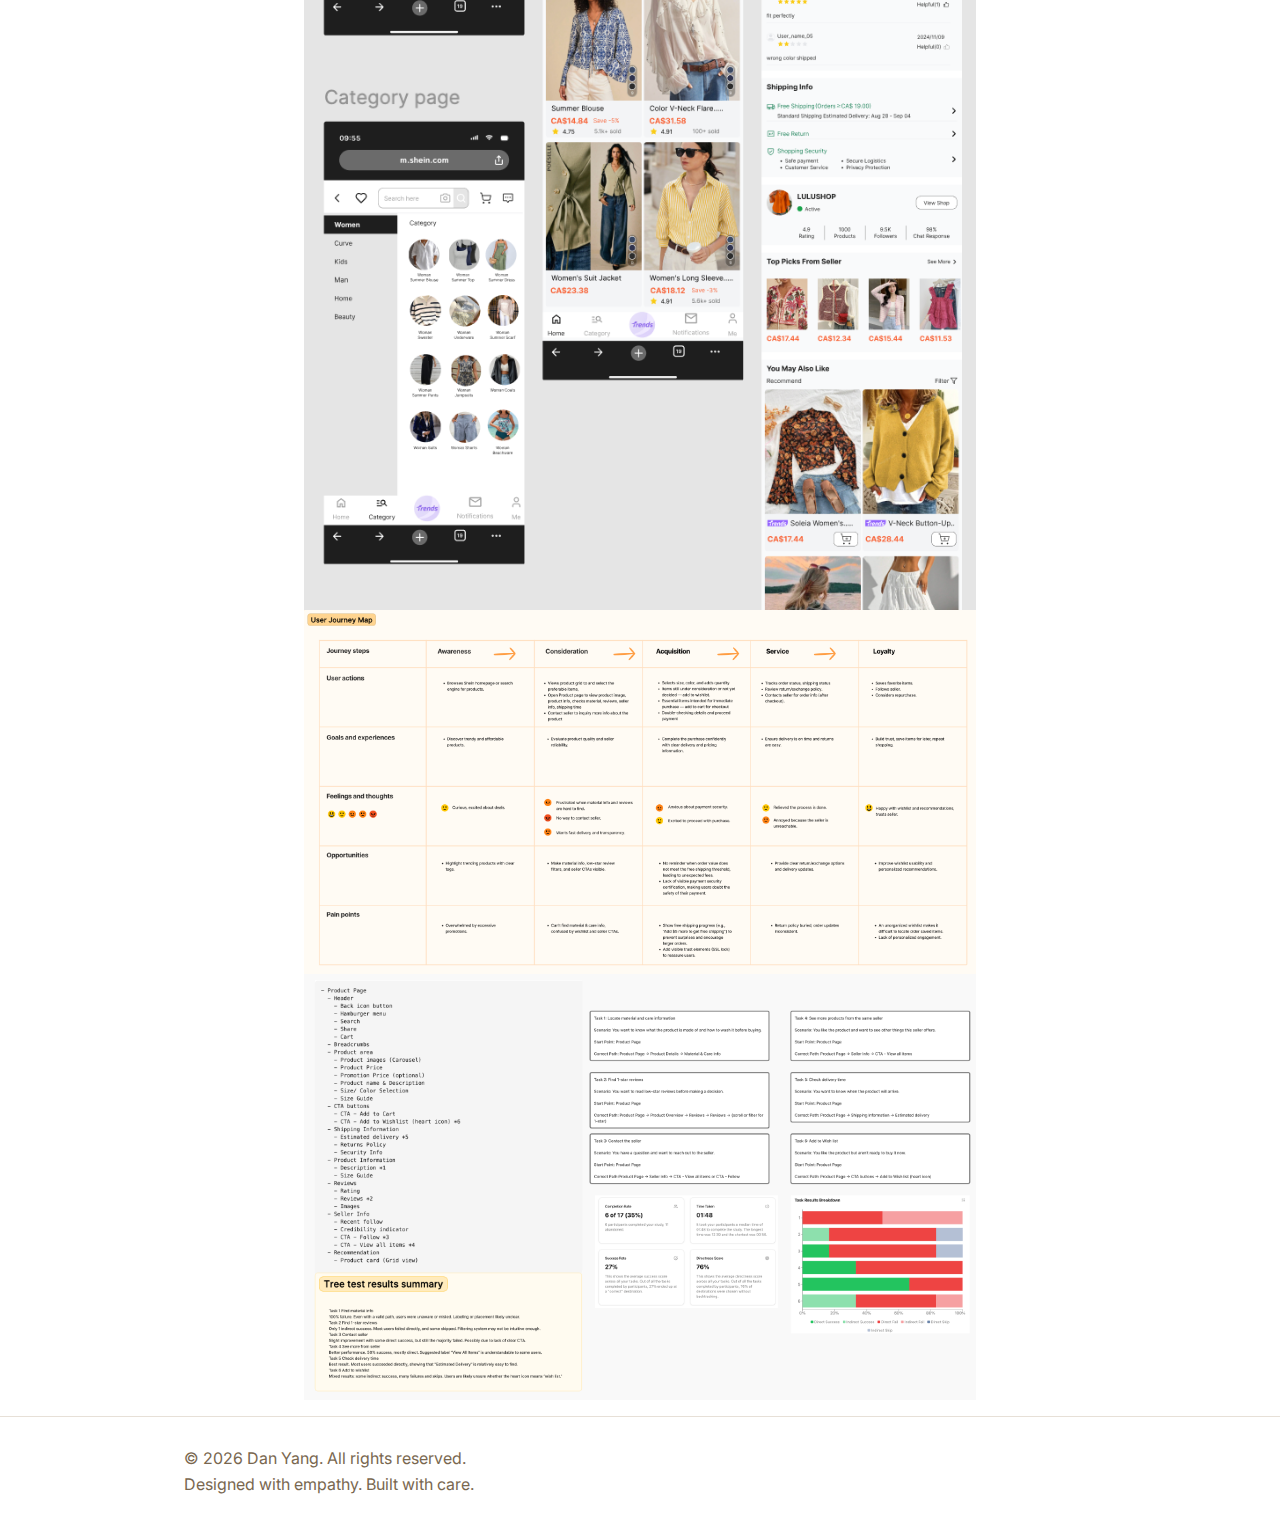
<file: shein.html>
<!doctype html><html lang="en"><head>
  <!-- Google tag (gtag.js) -->
<script async src="https://www.googletagmanager.com/gtag/js?id=G-E94D1BX8N6"></script>
<script>
  window.dataLayer = window.dataLayer || [];
  function gtag(){dataLayer.push(arguments);}
  gtag('js', new Date());

  gtag('config', 'G-E94D1BX8N6');
</script>
  <meta charset="utf-8"><meta name="viewport" content="width=device-width,initial-scale=1">
  <title>Dan Yang — Portfolio</title>
  <link rel="preconnect" href="https://fonts.googleapis.com">
  <link rel="preconnect" href="https://fonts.gstatic.com" crossorigin>
  <link href="https://fonts.googleapis.com/css2?family=Cormorant+Garamond:wght@400;600;700&family=Inter:wght@300;400;500;600;700&display=swap" rel="stylesheet">
  <link rel="stylesheet" href="mystyle.css">
  <body>
    <header>
      <div class="container nav">
        <a class="brand" href="index.html"><img class="logo" src="images/mylogo.png" alt="Danyang logo"></a>
        <button class="menu-toggle" aria-expanded="false" aria-label="Toggle menu"><span class="menu-icon"></span></button>
        <p>Welcome to Dan's Portfolio </p>
        <nav class="nav-links" id="navLinks">
          <a class="nav-link" href="index.html">Home</a>
          <a class="nav-link" href="my works.html">My Works</a>
          <a class="nav-link" href="contact.html">Contact me</a>
        </nav>
      </div>
    </header>
  
    <main class="container section">

      <section class="project-hero">
          <div class="container hero-grid">
            <div class="hero-image">
              <img src="images/shein 1.png" alt="Shein Redesign Figma file image" />
            </div>
            
            <div class="hero-text">
              <nav class="breadcrumb"><a href="my works.html">← Back to Works</a></nav>
              <h1 class="project-title">Shein Redesign</h1>
              <div class="project-meta">
                <div class="meta-item">
                  <h4>Background</h4>
                  <p>Analysis of Shein’s product pages, which users found cluttered and confusing. Collaborated in a 4-person team</p>

                  </div>
                <div class="meta-item">
                  <h4>The Goal</h4>
                  <p>Simplify navigation and improve clarity in promotions and interactions.</p>
                </div>
                <div class="meta-item">
                  <h4>Solution</h4>
                  <p>Delivered research insights, IA improvements, wireframes, and a high-fidelity prototype of Shein’s PDP redesign. The new design made product browsing more intuitive, reduced user frustration, and aligned better with Shein’s goal of increasing conversion rates through a smoother shopping flow.</p>

                  </div>
              </div>
            </div>
          </div>
          <div class="prototype-btn-wrapper">
            <a class="btn prototype-btn" href="https://www.figma.com/proto/rqYbFBCyRfBztM3curtP5d/Phase-4-%E2%80%93-SHEIN-Design-Systems-and-Prototypes?node-id=269-6405&p=f&t=d2V6s5TFWPZrJwup-1&scaling=scale-down&content-scaling=fixed&page-id=15%3A1182&starting-point-node-id=269%3A6405" target="_blank" rel="noopener">
              Try this prototype
            </a>
          </div>
        </section>


        <section class="project-skills-detailed">
          <div class="container">
            <h3 class="section-label">Core Competencies Applied</h3>
                  
        <div class="skills-list-container">
          <div class="skill-row">
            <div class="skill-name">Heuristic Evaluation</div>
            <div class="skill-desc">Benchmarked the existing interface against Jakob Nielsen’s 10 usability heuristics to identify critical friction points in navigation and clarity.</div>
          </div>
        
          <div class="skill-row">
            <div class="skill-name">Information Architecture</div>
            <div class="skill-desc">Restructured the product information hierarchy to prioritize essential buying criteria and reduce visual noise.</div>
          </div>
        
          <div class="skill-row">
            <div class="skill-name">Tree Testing</div>
            <div class="skill-desc">Validated the findability of specific product attributes within the new site structure to ensure a logical navigation flow.</div>
          </div>
        
          <div class="skill-row">
            <div class="skill-name">Card Sorting</div>
            <div class="skill-desc">Organized product features and marketing elements based on user mental models to create more intuitive content groupings.</div>
          </div>
        
          <div class="skill-row">
            <div class="skill-name">User Journey Mapping</div>
            <div class="skill-desc">Visualized the end-to-end browsing experience to identify emotional pain points during the transition from discovery to cart.</div>
          </div>
        
          <div class="skill-row">
            <div class="skill-name">Wireframing</div>
            <div class="skill-desc">Developed low-to-mid fidelity structural blueprints to test the new layout without the distraction of visual styling.</div>
          </div>
        
          <div class="skill-row">
            <div class="skill-name">Interactive Prototyping</div>
            <div class="skill-desc">Built a high-fidelity Figma prototype to demonstrate the seamless transition and improved interaction logic of the redesigned page.</div>
          </div>


    </div>
  </div>
</section>

<section class="project-gallery">
  <div class="container">
    <h3 class="section-label">Visual Journey</h3>
    <div class="gallery-grid">
      <div class="gallery-item"><img src="images/shein 2.png" alt="Design style"></div>
      <div class="gallery-item"><img src="images/shein 3.png" alt="page mockups"></div>
      <div class="gallery-item"><img src="images/shein 4.png" alt="user journey map"></div>
      <div class="gallery-item"><img src="images/shein 5.png" alt="tree testing"></div>

      </div>
  </div>
</section>

</main>

<footer class="site-footer">
<div class="container">
<div class="footer-bottom">
  <div class="footer-copy">© 2026 Dan Yang. All rights reserved.</div>
  <div class="footer-tagline">Designed with empathy. Built with care.</div>
</div>
</div>
</footer>

<script src="script.js"></script>
</body></html>
</file>
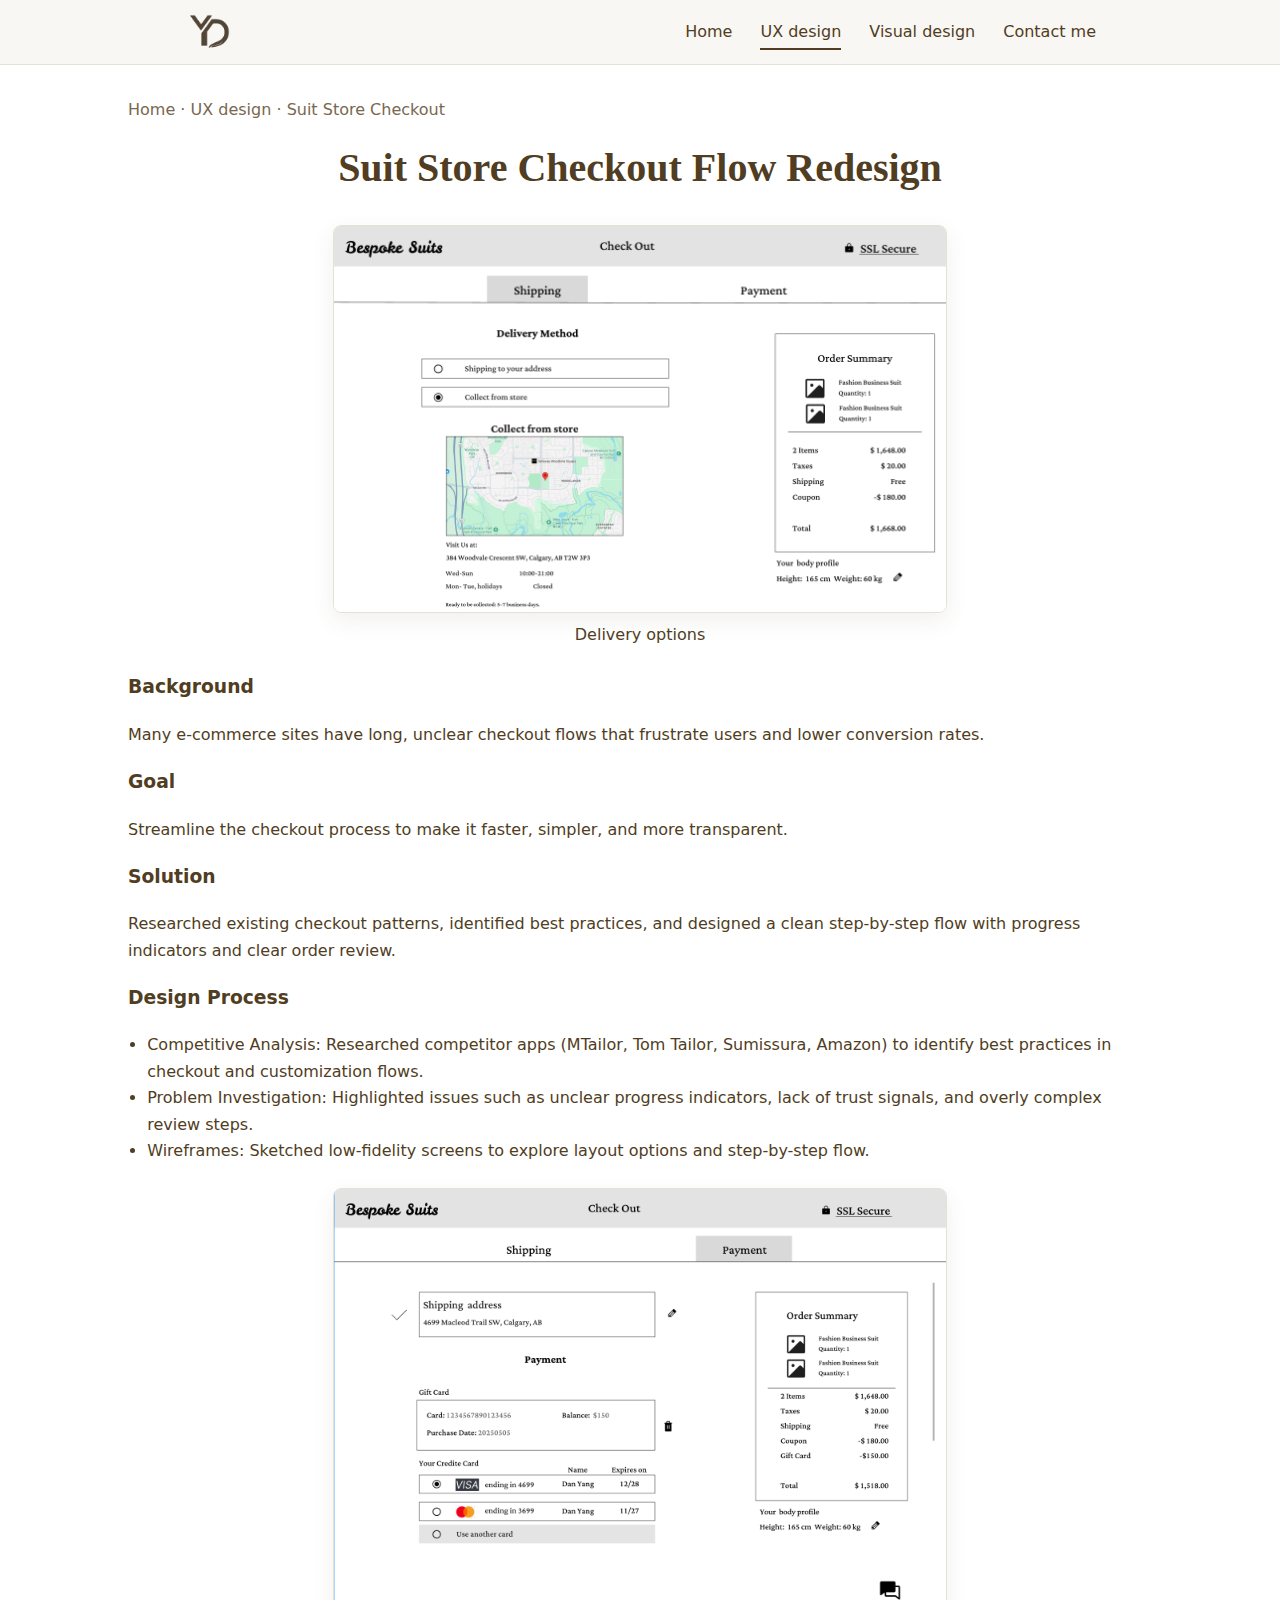
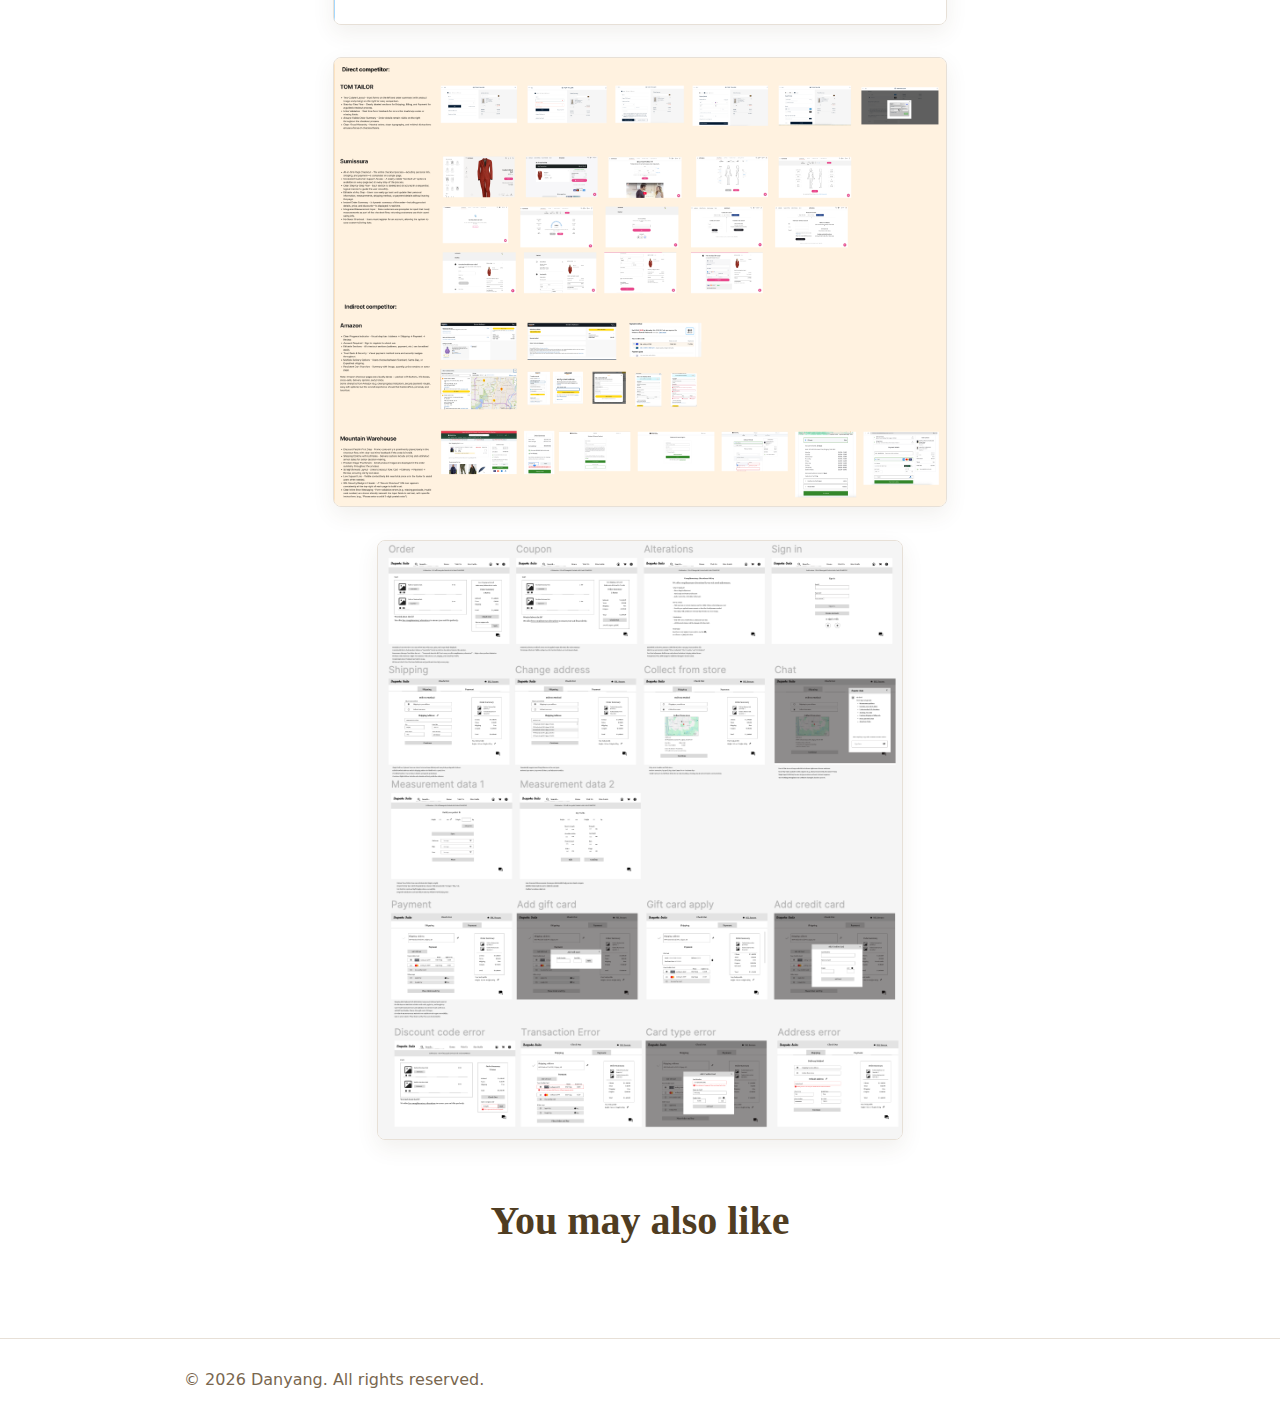
<file: suit.html>
<!doctype html>
<html lang="en">
<head>
  <meta charset="utf-8" />
  <meta name="viewport" content="width=device-width, initial-scale=1" />
  <title>Suit Store Checkout Flow Redesign — Case Study</title>

  <link rel="stylesheet" href="mystyle.css" />
</head>
<body>
  <!-- Header / Nav -->
  <header class="site-header">
    <div class="container nav">
      <a class="brand" href="index.html" aria-label="Homepage">
        <img class="logo" src="images/mylogo.png" alt="Danyang logo" />
      </a>

      <button class="menu-toggle" aria-expanded="false" aria-label="Toggle menu">
        <span class="menu-icon"></span>
      </button>

      <nav class="nav-links" id="navLinks">
        <a class="nav-link" href="index.html">Home</a>
        <a class="nav-link" href="ux.html" aria-current="page">UX design</a>
        <a class="nav-link" href="visual.html">Visual design</a>
        <a class="nav-link" href="contact.html">Contact me</a>
      </nav>
    </div>
  </header>

  <!-- Main content -->
  <main class="detail-section">
    <nav class="crumbs" aria-label="Breadcrumb">
      <a href="index.html">Home</a> · <a href="ux.html">UX design</a> · <span>Suit Store Checkout</span>
    </nav>

    <h1 class="section-title">Suit Store Checkout Flow Redesign</h1>

    <figure>
      <!-- If your file name has spaces, prefer renaming to aritzia-1.png; or escape as aritzia%201.png -->
      <img src="images/suit 0.png" alt="Suit Store Checkout image" />
      <figcaption class="visually-hidden">Delivery options</figcaption>
    </figure>

    <section class="text-block">
      <h3>Background</h3>
      <p>Many e-commerce sites have long, unclear checkout flows that frustrate users and lower conversion rates.</p>

      <h3>Goal</h3>
      <p>Streamline the checkout process to make it faster, simpler, and more transparent.</p>

      <h3>Solution</h3>
      <p>Researched existing checkout patterns, identified best practices, and designed a clean step-by-step flow with progress indicators and clear order review.</p>
     
      <h3>Design Process</h3>        
      <ul class="bullets">
            <li>Competitive Analysis: Researched competitor apps (MTailor, Tom Tailor, Sumissura, Amazon) to identify best practices in checkout and customization flows.</li>
            <li>Problem Investigation: Highlighted issues such as unclear progress indicators, lack of trust signals, and overly complex review steps.</li>
            <li>Wireframes: Sketched low-fidelity screens to explore layout options and step-by-step flow.</li>
          </ul>
    
    </section>

    <figure>
      <img src="images/suit 4.png" alt=" Mockups" />
    </figure>
    <figure>
        <img src="images/suit 5.png" alt=" Wireframes" />
      </figure>
      <figure>
        <img src="images/suit 2.png" alt=" Research results" />
      </figure>


    <section class="section">
        <h2 class="section-title">You may also like</h2>
        <div class="grid" id="youMayLikeGrid"></div>
      </section>

  </main>

  <footer class="site-footer">
    <div class="container">© <span id="year"></span> Danyang. All rights reserved.</div>
  </footer>

  <script src="script.js"></script>
</body>
</html>
</file>
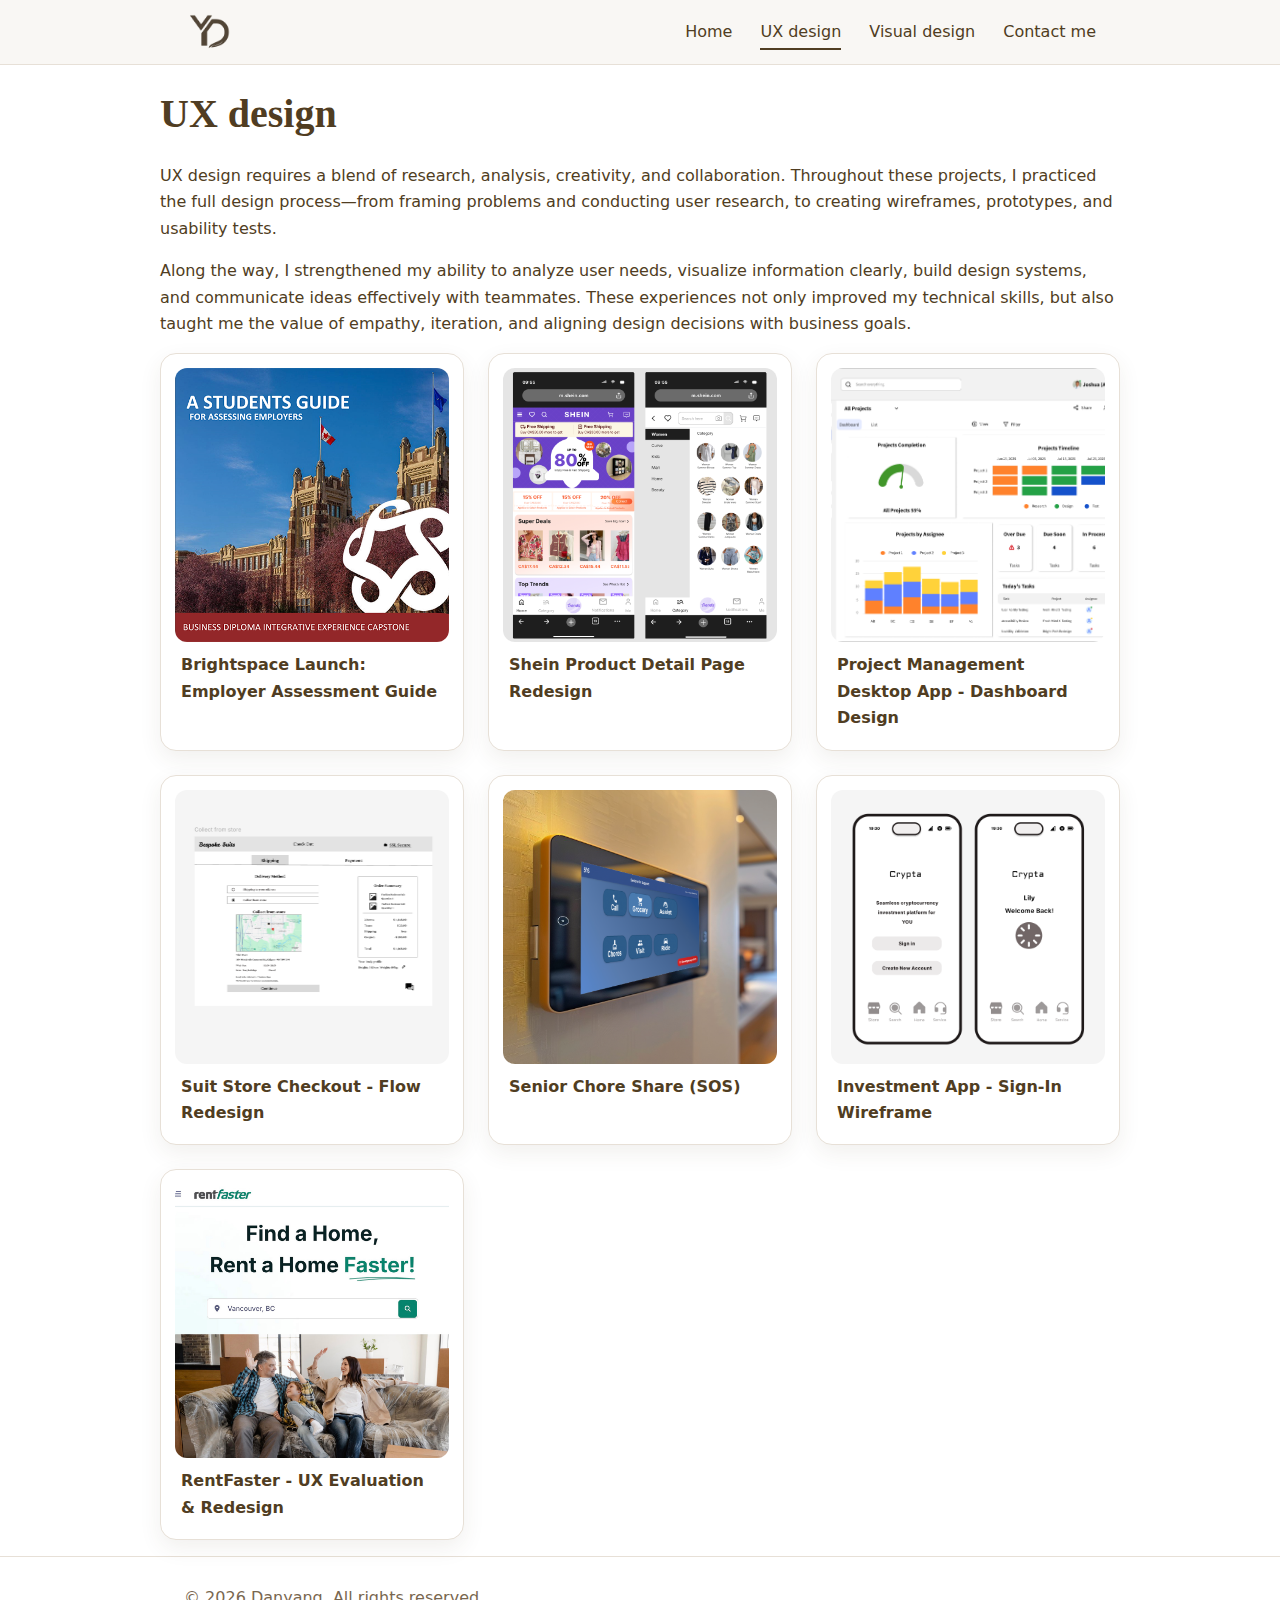
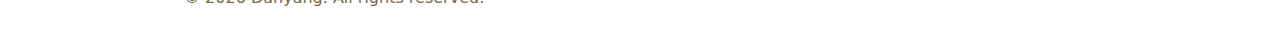
<file: ux.html>
<!doctype html><html lang="en"><head>
    <meta charset="utf-8"><meta name="viewport" content="width=device-width,initial-scale=1">
    <title>UX design — Dan Yang</title>
    <link rel="stylesheet" href="mystyle.css" />
    </head><body>
    <header class="site-header">
      <div class="container nav">
        <a class="brand" href="index.html"><img class="logo" src="images/mylogo.png" alt=""></a>
        <button class="menu-toggle" aria-expanded="false" aria-label="Toggle menu"><span class="menu-icon"></span></button>
        <nav class="nav-links" id="navLinks">
          <a class="nav-link" href="index.html">Home</a>
          <a class="nav-link" href="ux.html" aria-current="page">UX design</a>
          <a class="nav-link" href="visual.html">Visual design</a>
          <a class="nav-link" href="contact.html">Contact me</a>
        </nav>
      </div>
    </header>
    
    <main class="container section">
      <h2 class="section-title">UX design</h2>
      <p>UX design requires a blend of research, analysis, creativity, and collaboration. Throughout these projects, I practiced the full design process—from framing problems and 
        conducting user research, to creating wireframes, prototypes, and usability tests.</p> 
        <p>Along the way, I strengthened my ability to analyze user needs, visualize information clearly, 
        build design systems, and communicate ideas effectively with teammates. These experiences not only improved my technical skills, 
        but also taught me the value of empathy, iteration, and aligning design decisions with business goals.</p>
      <div class="grid">
        <!--<a class="card" href="aritzia.html">
          <img class="thumb" src="images/aritzia 1.jpg" alt=""><h3 class="card-title">Aritzia App Research</h3>
        </a>-->
        <a class="card" href="employer assessment guide.html">
          <img class="thumb" src="images/employer assessment guide 0.png" alt=""><h3 class="card-title">Brightspace Launch: Employer Assessment Guide</h3>
        </a>
        <a class="card" href="shein.html">
          <img class="thumb" src="images/shein 00.png" alt=""><h3 class="card-title">Shein Product Detail Page Redesign</h3>
        </a>
        <a class="card" href="dashboard.html">
          <img class="thumb" src="images/dashboard 1.png" alt=""><h3 class="card-title">Project Management Desktop App - Dashboard Design</h3>
        </a>
        <a class="card" href="suit.html">
          <img class="thumb" src="images/suit 1.png" alt=""><h3 class="card-title">Suit Store Checkout - Flow Redesign</h3>
        </a>
        <a class="card" href="senior.html">
          <img class="thumb" src="images/senior 1.png" alt=""><h3 class="card-title">Senior Chore Share (SOS)</h3>
        </a>
        <a class="card" href="investment.html">
            <img class="thumb" src="images/investment 00.png" alt=""><h3 class="card-title">Investment App - Sign-In Wireframe</h3>
          </a>
          <a class="card" href="rentfaster.html">
            <img class="thumb" src="images/rentfaster 0.jpg" alt=""><h3 class="card-title">RentFaster - UX Evaluation & Redesign</h3>
          </a>
      </div>
    </main>
    
    <footer class="site-footer"><div class="container">© <span id="year"></span> Danyang. All rights reserved.</div></footer>
    <script src="script.js"></script>
    </body></html>
</file>
<file: mystyle.css>
/* ====== Tokens ====== */
:root{
    --ink:#503d22;        /* brand brown */
    --ink-70:#79674f;     /* secondary text */
     /*--bg:#f9f7f4;         soft background */
    --paper:#ffffff;      /* card background */
    --border:#e7e0d7;     /* subtle border */
    --accent:#cdb89d;     /* light accent */
    --radius:16px;
    --maxw:1200px;
  }
  
  /* ====== Reset ====== */
  *,*::before,*::after{box-sizing:border-box}
  html,body{height:100%}
  body{margin:0;font-family:Inter,system-ui,-apple-system,Segoe UI,Roboto,Helvetica,Arial;color:var(--ink);background:var(--bg);line-height:1.65}
  img{max-width:100%;display:block}
  a{text-decoration:none;color:inherit}
  
  .container {
    width: 75%;             /* 占屏幕宽度 75% */
    max-width: var(--maxw); /* 仍然有最大宽度限制 */
    margin: 0 auto;         /* 居中 */
    padding-inline: 24px;   /* 两边留点内边距 */
  }
  
  /* ====== Header & Nav ====== */
  .site-header{background:#f9f7f4;border-bottom:1px solid var(--border)}
  .nav{display:flex;align-items:center;justify-content:space-between;height:64px}
  .brand{display:inline-flex;align-items:center;gap:10px;font-weight:600}
  .logo{height:50px;width:auto;display:block}
  .nav-links{display:flex;gap:28px;align-items:center}
  .nav-link{position:relative;font-weight:400}
  .nav-link::after{content:"";position:absolute;left:0;right:0;bottom:-5px;height:2px;background:currentColor;transform:scaleX(0);transform-origin:left;transition:transform .25s}
  .nav-link:hover::after,.nav-link[aria-current="page"]::after{transform:scaleX(1)}
  .menu-toggle{display:none;background:transparent;border:0;padding:8px}
  .menu-icon{width:24px;height:2px;background:var(--ink);position:relative;display:inline-block}
  .menu-icon::before,.menu-icon::after{content:"";position:absolute;left:0;width:24px;height:2px;background:var(--ink)}
  .menu-icon::before{top:-7px}.menu-icon::after{top:7px}
  
  /* ====== Sections ====== */
  .section{padding:16px 0}
  .section-title{font-family:"Cormorant Garamond",serif;font-weight:600;font-size:clamp(20px,4vw,40px);margin:0 0 12px}
  .lede{color:#805e32;font-size:16px;margin:0 0 24px}
  .grid{display:grid;gap:24px;grid-template-columns:repeat(auto-fill,minmax(260px,1fr))}
  .card{background:var(--paper);border:1px solid var(--border);border-radius:var(--radius);padding:14px;box-shadow:0 8px 22px rgba(80,61,34,.08);transition:transform .2s,box-shadow .2s}
  .card:hover{transform:translateY(-2px);box-shadow:0 14px 28px rgba(80,61,34,.14)}
  .card-title{margin:10px 6px 4px;font-weight:600;font-size: 16px; }
  .thumb {
    aspect-ratio: 1/1;   /* 统一正方形 */
    border-radius: 12px;
    object-fit: cover;
    width: 100%;         /* 保证填满容器 */
    height: auto;        /* 保持自适应 */
  }
  
  
  /* ====== Hero ====== */
  .hero{display:grid;grid-template-columns:2fr 3fr;gap:48px;align-items:center;padding:34px 0}
  .hero-card{background:var(--paper);border:1px solid var(--border);border-radius:var(--radius);overflow:hidden;box-shadow:0 10px 30px rgba(80,61,34,.06)}
  .hero-portrait{aspect-ratio:1/1;object-fit:cover;width: 100%}
  .hero-title{font-family:"Cormorant Garamond",serif;font-weight:700;font-size:clamp(32px,6vw,64px);line-height:1.05;margin:0 0 16px}
  .hero-desc{font-size:18px;color:var(--ink-70);max-width:52ch}
  .hero-cta{margin-top:28px;display:flex;gap:12px;flex-wrap:wrap}
  .btn{display:inline-flex;align-items:center;justify-content:center;gap:10px;padding:14px 22px;border-radius:999px;border:1px solid #3f311c;background:var(--ink);color:#f1eeeb;font-weight:800;box-shadow:0 6px 14px rgba(80,61,34,.18);transition:transform .06s,box-shadow .2s}
  .btn:hover{transform:translateY(-1px);box-shadow:0 10px 18px rgba(80,61,34,.22);background-color:#314a64}
  .btn:active{transform:translateY(0)}
  .hero-text{    display: flex;
    flex-direction: column;
    align-items: center;     /* 水平居中 */}

  .crumbs a:hover {
        text-decoration: underline;        /* 悬停时显示下划线 */
        text-decoration-thickness: 2px;    /* 下划线粗细 */
        text-underline-offset: 5px;        /* 下划线与文字距离 */
      }

/* 专门给项目页按钮用 */
.prototype-btn {
    display: inline-block;
    margin-top: 24px;
    margin-bottom: 24px;
    text-align: center;
  }
  .prototype-btn-wrapper {
    text-align: center; /* 包裹层居中 */
    margin-top: 24px;
  }

  .contact-container {
    width: 80%;
    max-width: 800px;
    margin: 20px auto;     /* 居中 */
    text-align: left; /* 文本 */
  }
  
  .contact-container form {
    text-align: left;   /* 表单内部标签保持左对齐 */
    width: 100%;
  }

  /* Reusable layout for all project detail pages */
.detail-section{
    width: 80%;
    max-width: 1200px;
    margin: 32px auto 48px;
    text-align: left;                 /* paragraphs/lists left-aligned */
  }
  
  .detail-section .section-title{
    text-align: center;               /* only the big title centered */
    margin: 0 0 20px;
  }
  
  /* Make figures/images centered and responsive without extra classes */
  .detail-section figure{ margin: 24px 0; text-align: center; }
  .detail-section figure img{
    display: inline-block;
    max-width: 60%;
    max-height: 600px;
    height: auto;
    border-radius: 8px;
    border: 1px solid var(--border);
    box-shadow: 0 8px 22px rgba(80,61,34,.08);
  }
  
  /* Optional niceties */
  .detail-section .crumbs{ margin-bottom: 12px; color: var(--ink-70); }
  .detail-section .bullets{ padding-left: 1.2rem; margin: .75rem 0; }

/* Visual Grid 卡片 hover 效果 */
.grid .card {
    transition: transform 0.25s, box-shadow 0.25s;
  }
  
  .grid .card:hover {
    transform: translateY(-4px);
    box-shadow: 0 12px 24px rgba(80, 61, 34, 0.15);
  }
  
  .grid .card img.thumb {
    transition: transform 0.3s ease;
  }
  
  .grid .card:hover img.thumb {
    transform: scale(1.05);
  }
  
  .grid .card-title {
    transition: color 0.2s ease;
  }
  
  .grid .card:hover .card-title {
    color: var(--ink-70); /* 悬浮时颜色稍微浅一点 */
  }
  

  #contact form {
    width: 100%;
    text-align: left; 
  }
/* Label 左对齐 */
.field label {
    display: block;
    font-weight: 600;
    font-size: 14px;
    margin: 12px 0 6px;
    text-align: left;   /* ✅ 左对齐 */
  }
  .input {
    width: 100%;
    text-align: left; 
    max-width: 400px;   /* ✅ 限制最大宽度 */
    border: 2px solid #bcae9d;
    background: #fff;
    border-radius: 14px;
    padding: 14px 16px;
    font: inherit;
    color: var(--ink);
    outline-offset: 2px;
    display: block;     /* ✅ 保证是块元素 */
    margin-left: 0;     /* ✅ 左对齐 */
  }
  
  /* ====== Forms ====== */
  .form{width: 70%;}
  .field label{display:block;font-weight:800;margin:12px 0 6px}
  .input, textarea{width:100%;border:2px solid #bcae9d;background:#fff;border-radius:14px;padding:14px 16px;font:inherit;color:var(--ink);outline-offset:2px}
  .input:focus, textarea:focus{border-color:#8f7a60;box-shadow:0 0 0 2px rgba(143,122,96,.15)}
  textarea{resize:vertical;min-height:160px}
  .actions{display:flex;align-items:center;gap:12px;margin-top:12px;flex-wrap:wrap}
  .note{font-size:14px;color:var(--ink-70)}
  
  /* ====== Footer ====== */
  .site-footer{border-top:1px solid var(--border);padding:28px 0;color:var(--ink-70)}
  
  /* ====== Lightbox (Visual) ====== */
  .lightbox{position:fixed;inset:0;background:rgba(20,14,6,.86);display:none;align-items:center;justify-content:center;padding:20px;z-index:1000}
  .lightbox.open{display:flex}
  .lightbox-img{max-width:min(1020px,92vw);max-height:88vh;border-radius:16px;box-shadow:0 30px 80px rgba(0,0,0,.5)}
  .lightbox-close{position:fixed;top:14px;right:14px;border:0;background:rgba(255,255,255,.92);border-radius:999px;width:42px;height:42px;display:grid;place-items:center;font-size:20px;font-weight:700;cursor:pointer}
  
  .site-header{ position: relative; z-index: 20; }
  

  /* ====== Responsive ====== */
  @media (max-width: 1000px) {


    .detail-section figure img {
      max-width: 90%;   /* 在小屏时放大到 90% 宽 */
      
    }
    .container {
      width: 85%;   /* 平板稍微宽一点 */
    }

    .intro-image img {
      max-width: 300px;
      width: 100%;
      margin: 0px;
    }
  }

  .about-header {
    max-width: 1200px;
    margin: 0 auto;
    padding: 40px 20px;
    width: 80%;
    display: flex;
  align-items: center; /* 垂直居中 */
  }

  .intro-text {
    flex: 1;            /* 占据剩余空间 */
  }
  
  .intro-text h2 {
    font-size: 2.5rem;
    margin-bottom: 20px;
    color: #222;
  }
  
  .intro-text p {
    line-height: 1.8;
    color: #555;
    font-size: 1.1rem;
  }
  
  .intro-image img {
    width: 400px;       /* 个人头像宽度 */
    aspect-ratio:1/1;object-fit:cover;
    object-fit: cover;
    border-radius: 20px;
    margin: 0 20px;
  }
  
  /* 响应式：手机端文字在上，照片在下 */
  @media (max-width: 768px) {
    .about-intro {
      flex-direction: column;
      text-align: center;
      width: 100%;
    }
    .intro-image img {
      width: 100%;
      margin: 0px;
    }
    .about-header{
      width: 90%;
      display: flex;
      flex-direction: column;
        align-items: center; 
        margin: auto; 
    }
    h3{font-size: 16px;
    font:Inter;
  color: #79674f;}
  }
  
  .gallery-wrapper {
    width: 80%;
    margin: 50px auto;       /* 上下留白，左右自动居中 */
  position: relative;      /* 为绝对定位的按钮提供参考 */
    position: relative; /* 为箭头定位 */
    padding:0 20px;
    text-align: left;
  }
  
  .photo-grid {
    display: grid;
    /* 核心：强制不换行，每张图占容器宽度的 33% (或固定像素) */
    grid-auto-flow: column;
    grid-auto-columns: calc(25% - 20px); 
    gap: 10px;
    margin: 0 20px;
    
    overflow-x: auto;
    scroll-behavior: smooth; /* 丝滑滚动 */
    scroll-snap-type: x mandatory; /* 自动吸附 */
    
    /* 隐藏滚动条 */
    scrollbar-width: none; /* Firefox */
  }
  
  .photo-grid::-webkit-scrollbar {
    display: none; /* Chrome/Safari */
  }
  
  .photo-item {
    scroll-snap-align: start;
  }
  
  .photo-item img {
    width: 100%;
    aspect-ratio: 4 / 3;
    object-fit: cover;
    border-radius: 8px;
  }
  
  /* 箭头样式 */
  .nav-btn {
    position: absolute;
    top: 50%;
    transform: translateY(-50%);
    background: rgba(255, 255, 255, 0.8);
    border: none;
    width: 40px;
    height: 40px;
    border-radius: 50%;
    cursor: pointer;
    z-index: 10;
    box-shadow: 0 2px 10px rgba(0,0,0,0.1);
  }
  
  .prev { left: -10px; }
  .next { right: -10px; }
  
  /* 移动端适配：每屏显示一张半，提示用户可滑动 */
  @media (max-width: 768px) {
    .photo-grid {
      grid-auto-columns: 85%;
    }
  }

/* ====== Mobile nav (<=760px) ====== */

@media (max-width:760px){

    .detail-section figure img {
      max-width: 90%;   /* 在小屏时放大到 90% 宽 */
    }
    .hero{display: flex;
        flex-direction: column;
        align-items: center;   }


  /* 汉堡显示 */
  .menu-toggle{ display:inline-flex; }

  /* 抽屉：默认完全不渲染；打开时再显示为 grid */
  .nav-links{
    position:fixed;
    display:flex;
    justify-content:right;
    top: 64px; left: 10; right: 0;
    background:#f9f7f4; 
    padding: 14px 24px; 
    font-size: 12px;
    gap: 14px;
    display: none;                 /* 关键点：收起时不渲染 */
    z-index: 40;
  }
  .nav-links.open{
    display: grid;                 /* 打开时渲染并下拉 */
    border-top: 1px solid var(--border);
    box-shadow: 0 6px 12px rgba(0,0,0,.06);
  }

  /* 关闭移动端链接的下划线动画，避免出现“长横线” */
  .nav-link::after{ display:flex; }
}


  
  /* Motion */
  @media (prefers-reduced-motion: reduce){*{transition:none !important}html{scroll-behavior:auto}}
  
  .card-image-wrapper {
    position: relative; /* 必须设置，让奖章相对于图片定位 */
    overflow: hidden;
    border-radius: 8px;
  }
  
  .award-badge {
    position: absolute;
    top: 10px;
    left: 5px;
    background: #d3ccc4(0, 0, 0, 0.75);
    color: white; /* 白色文字 */
    padding: 5px 12px;
    font-size: 14px;
    font-weight: bold;
    border-radius: 20px;
    z-index: 2;
    backdrop-filter: blur(10px);
    border: 2px solid white;
  }
</file>
